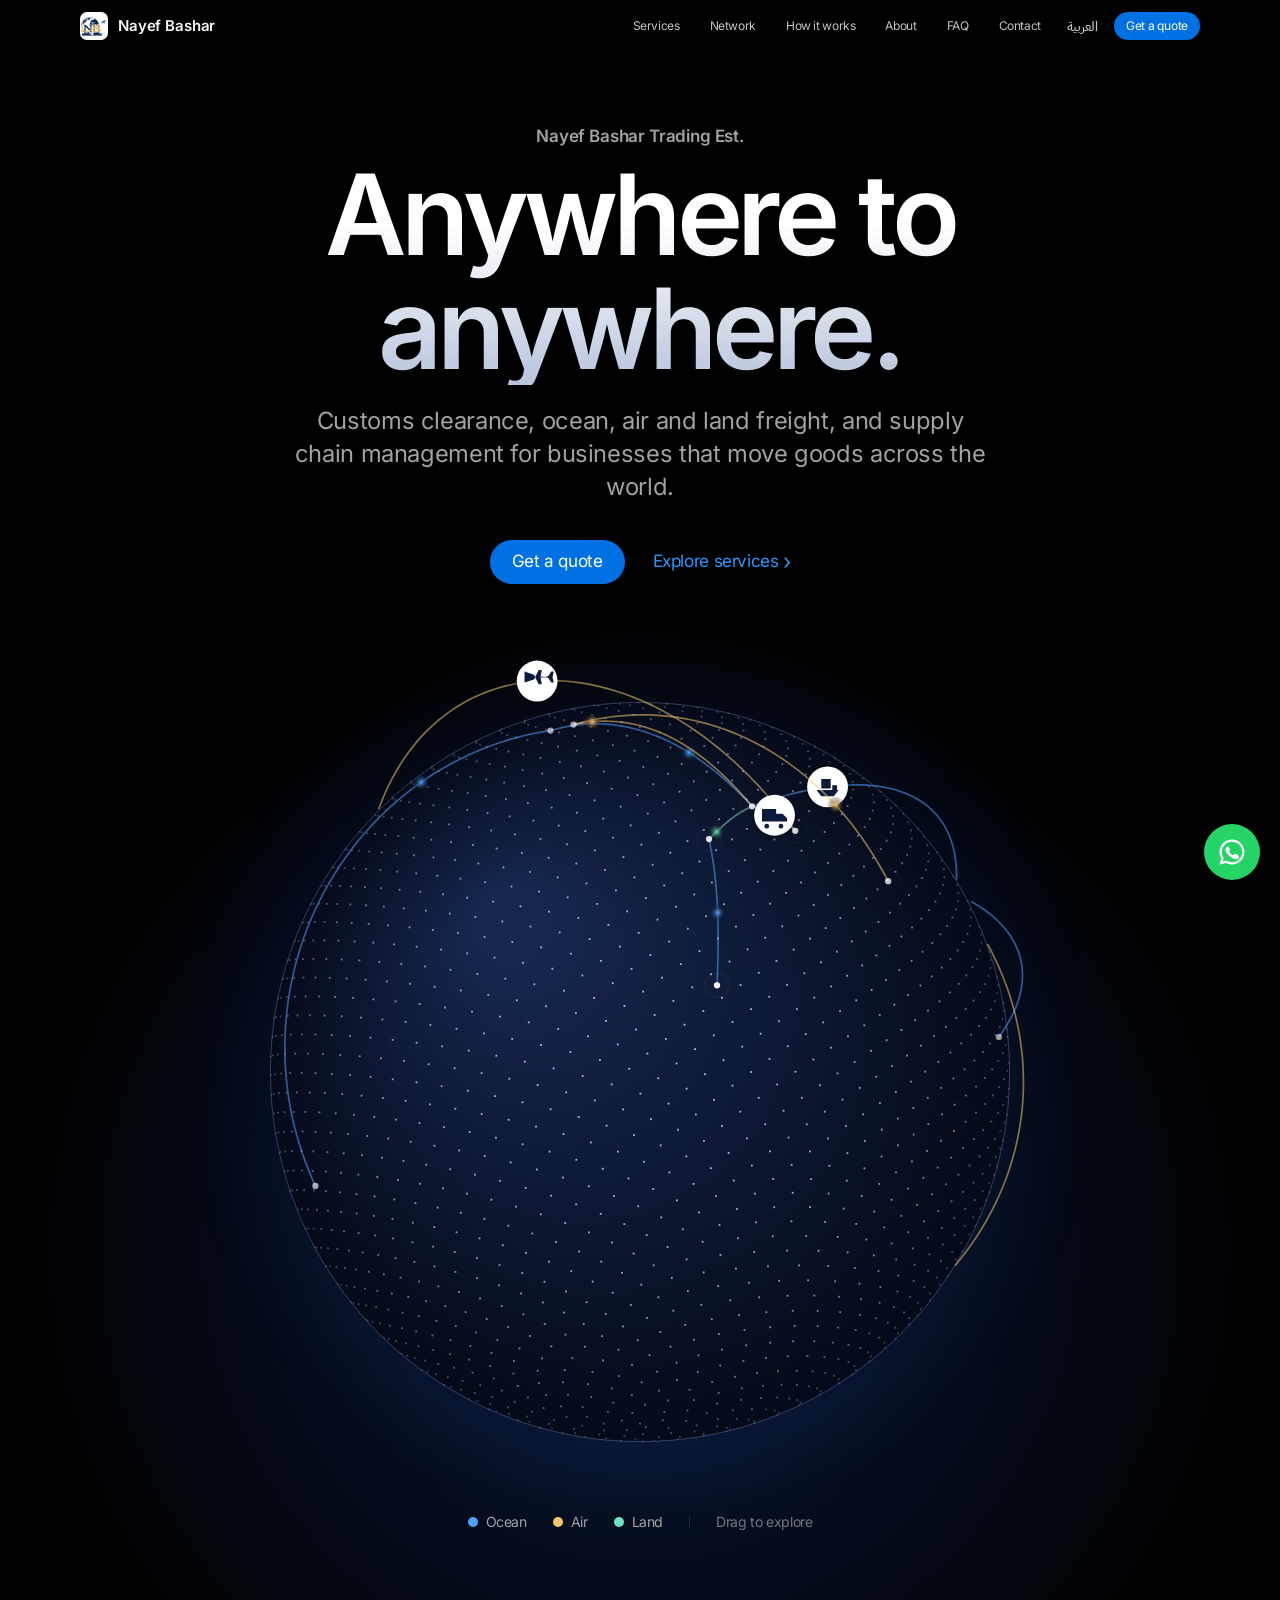
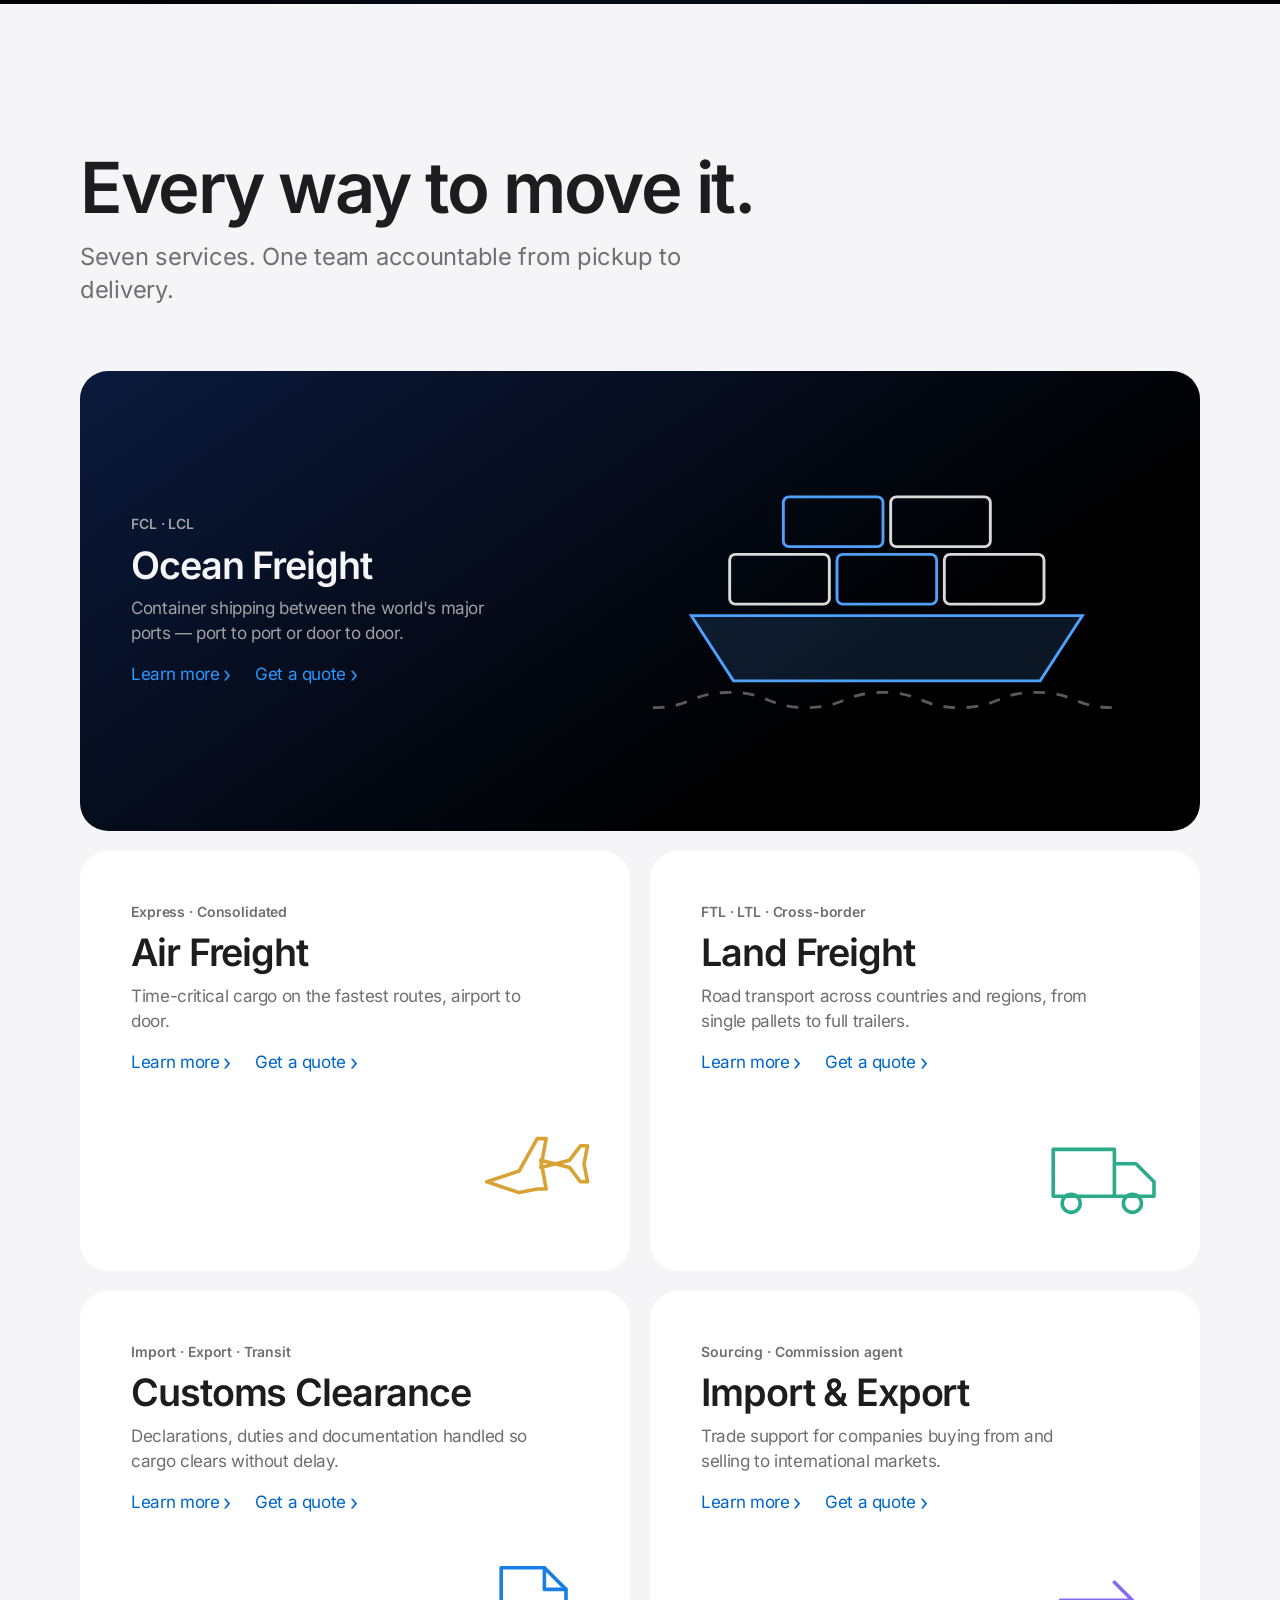
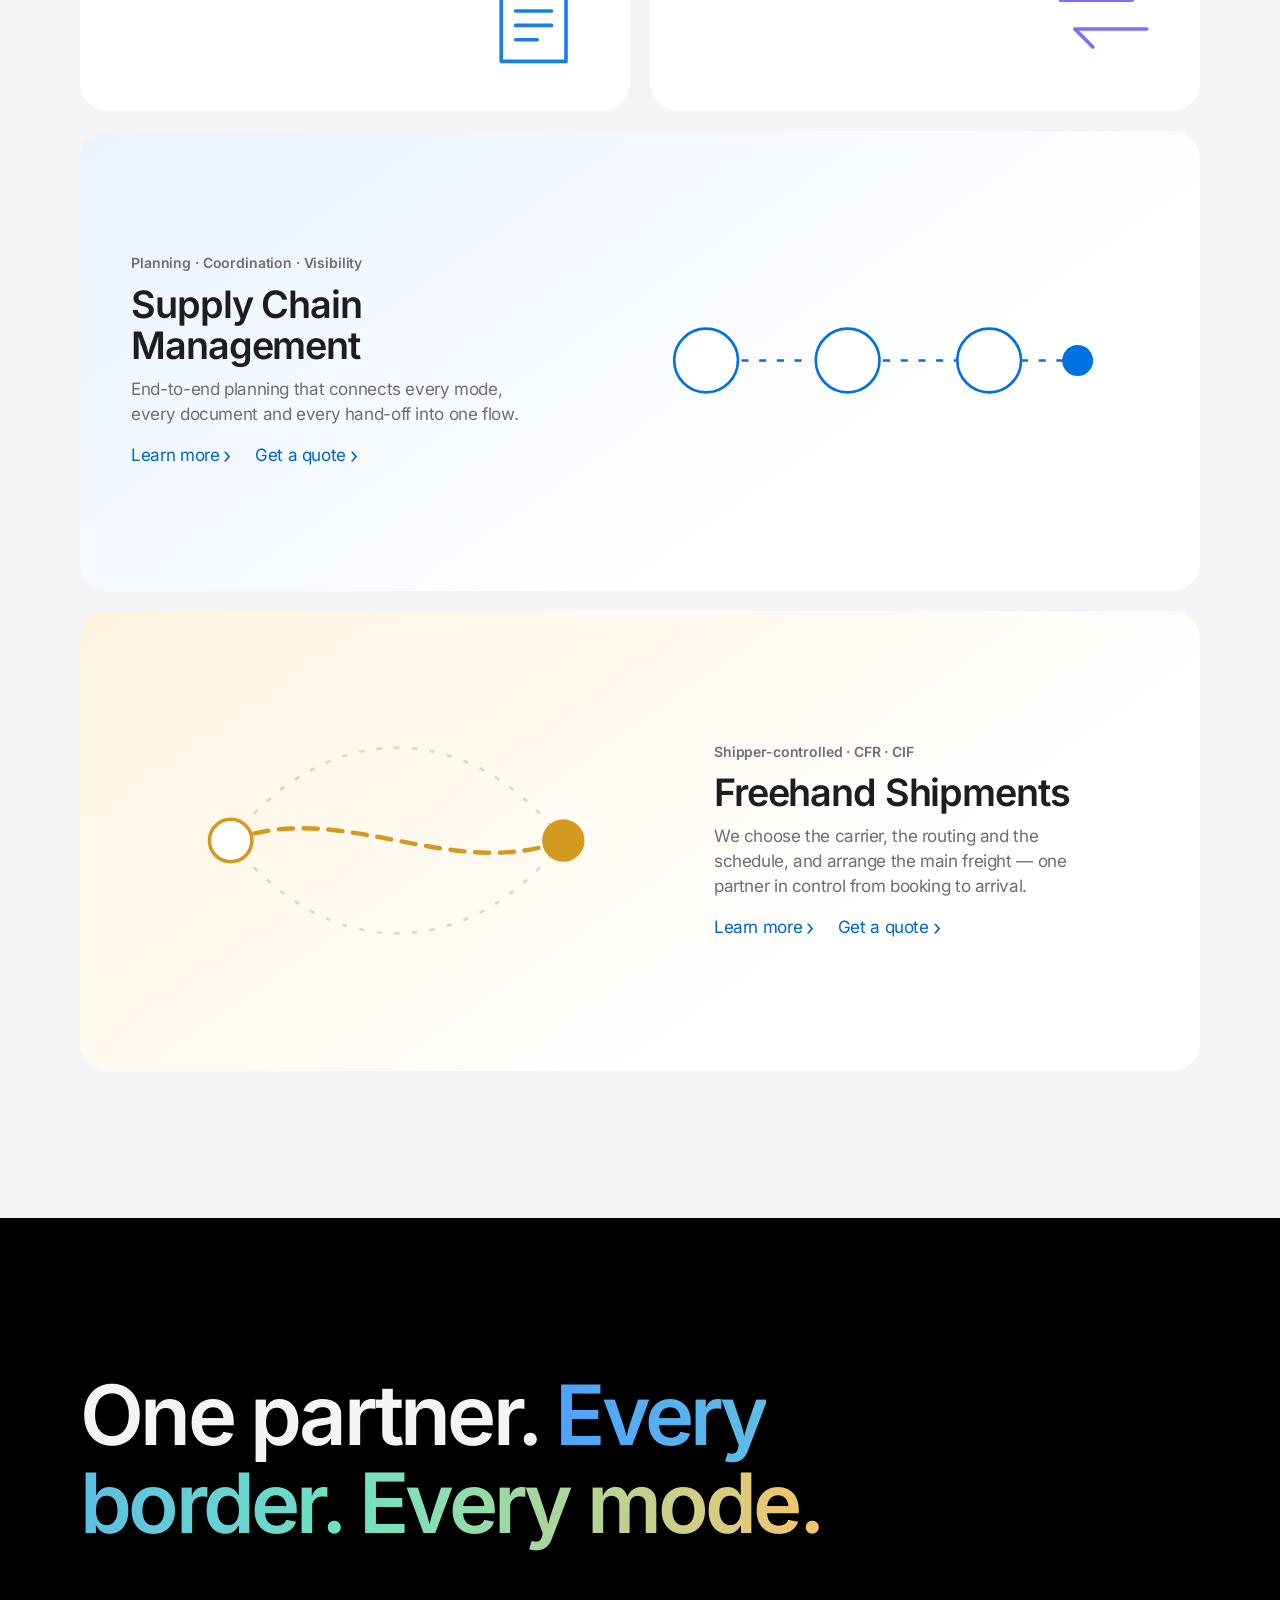
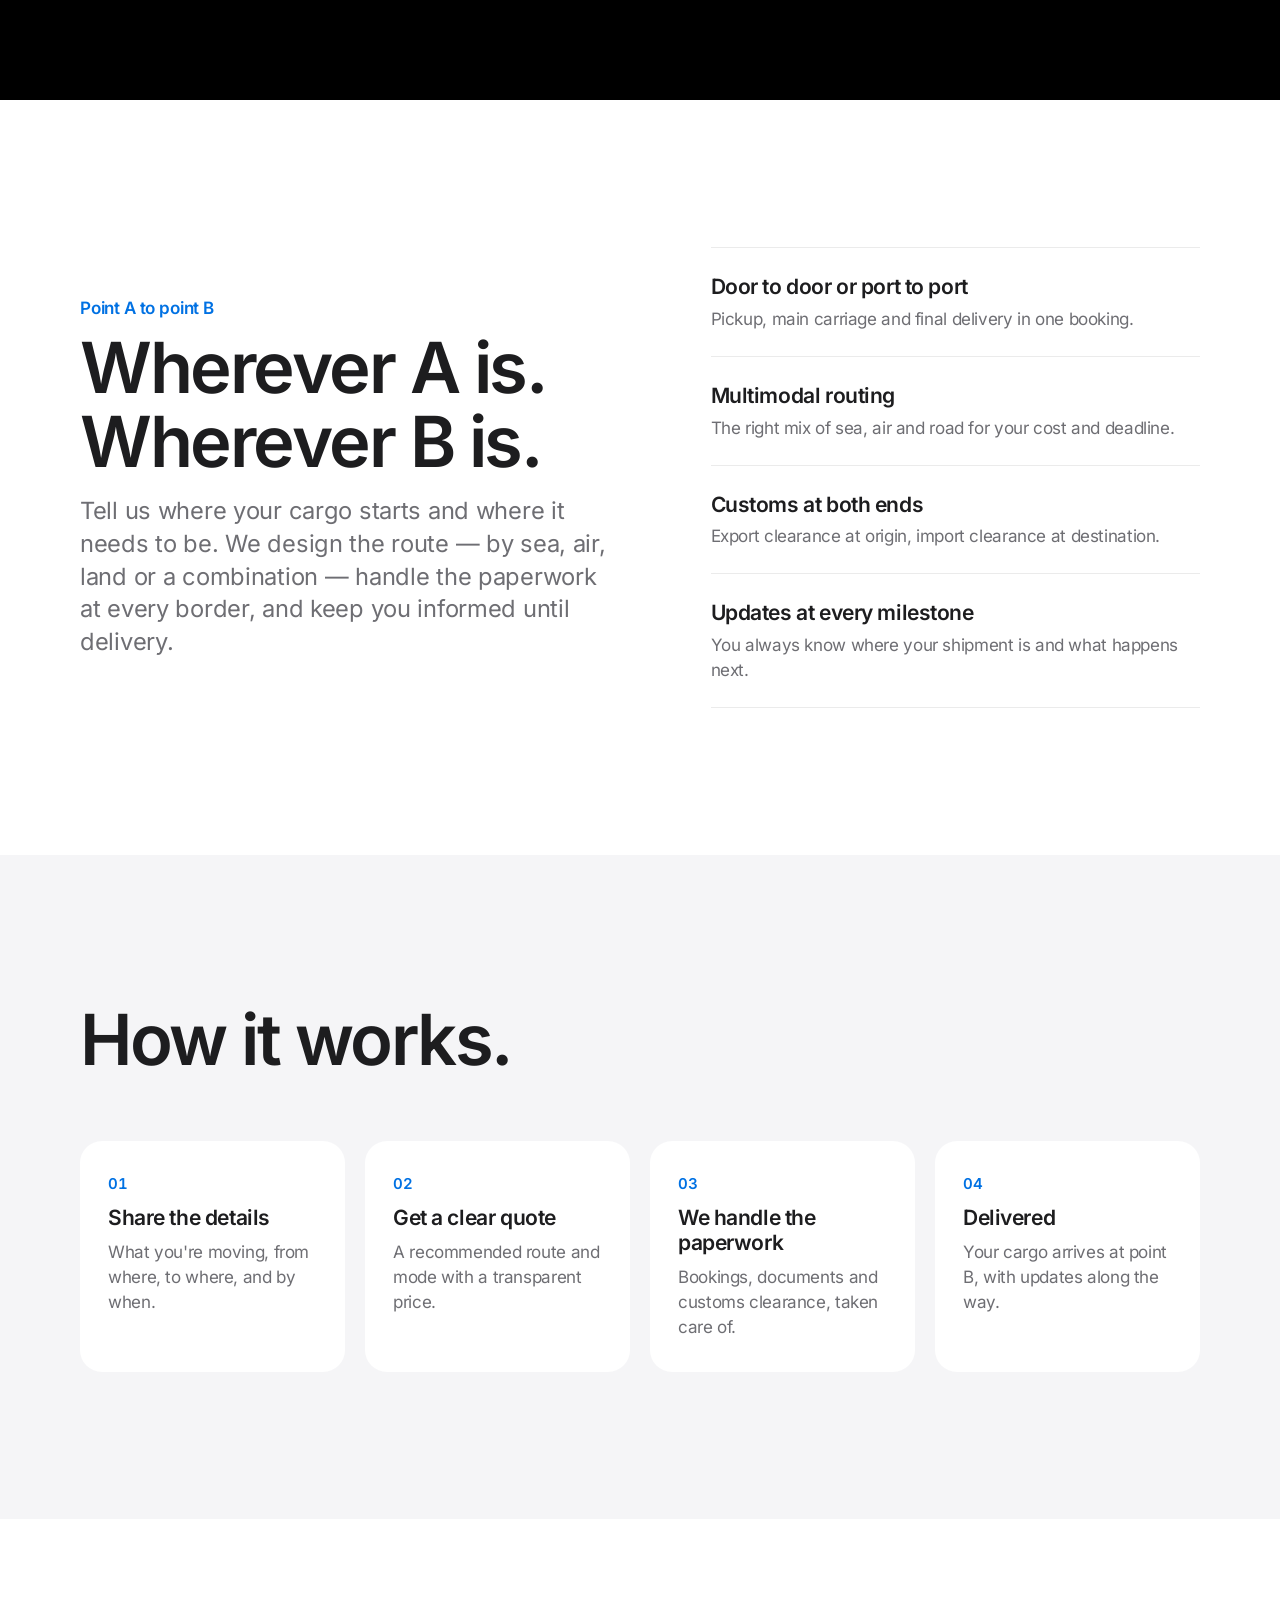
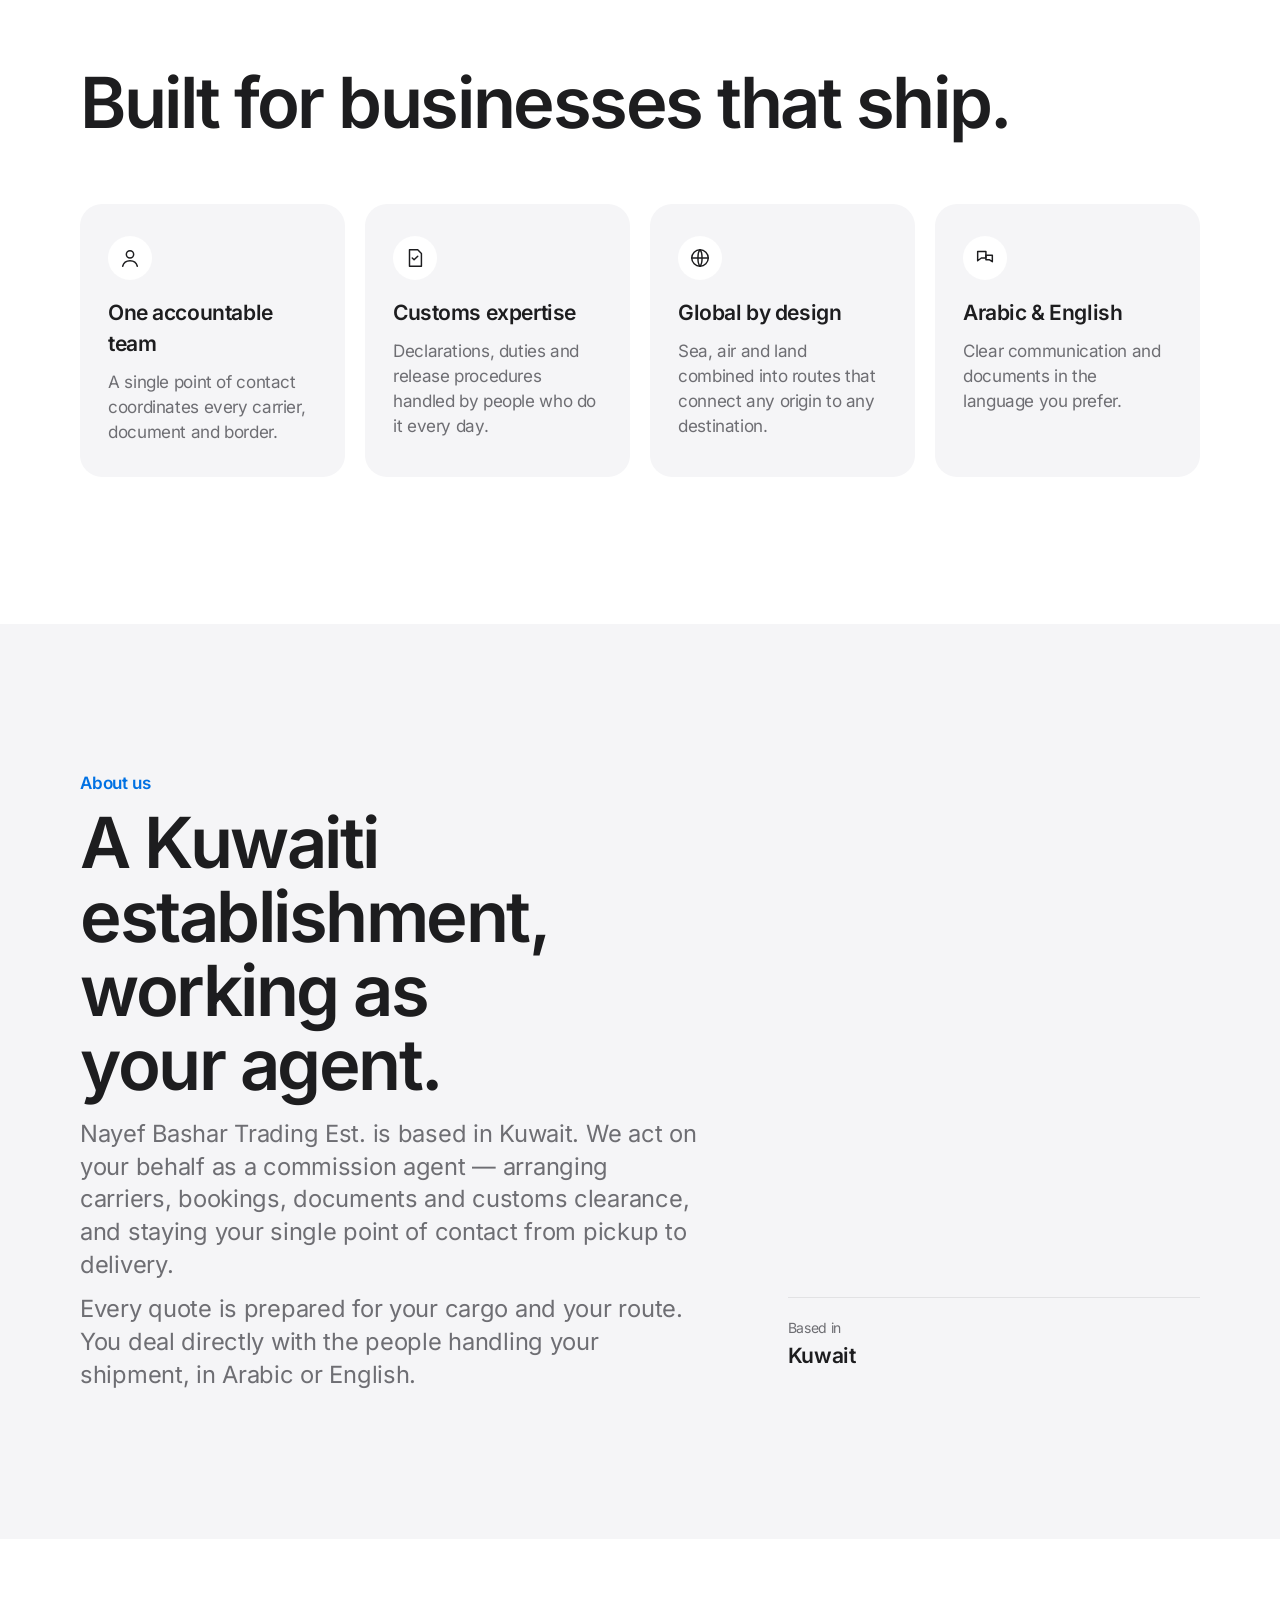
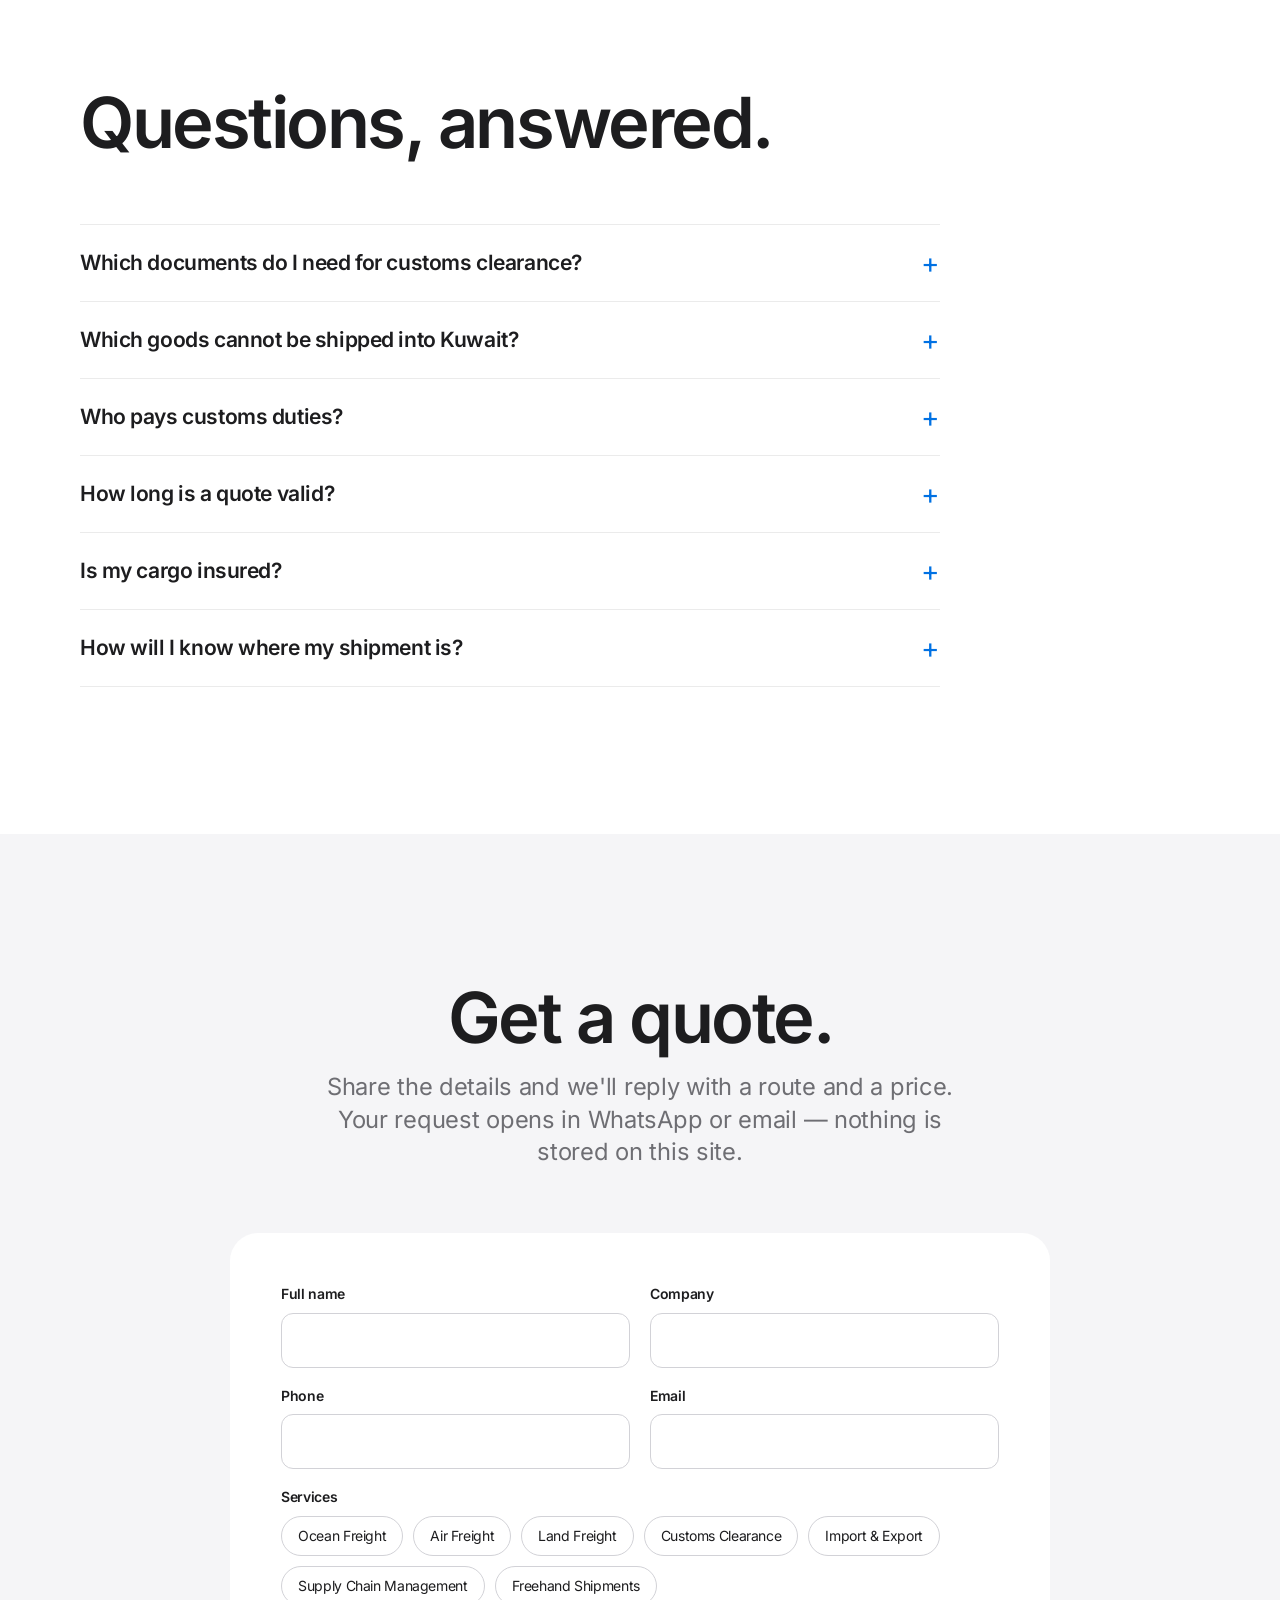
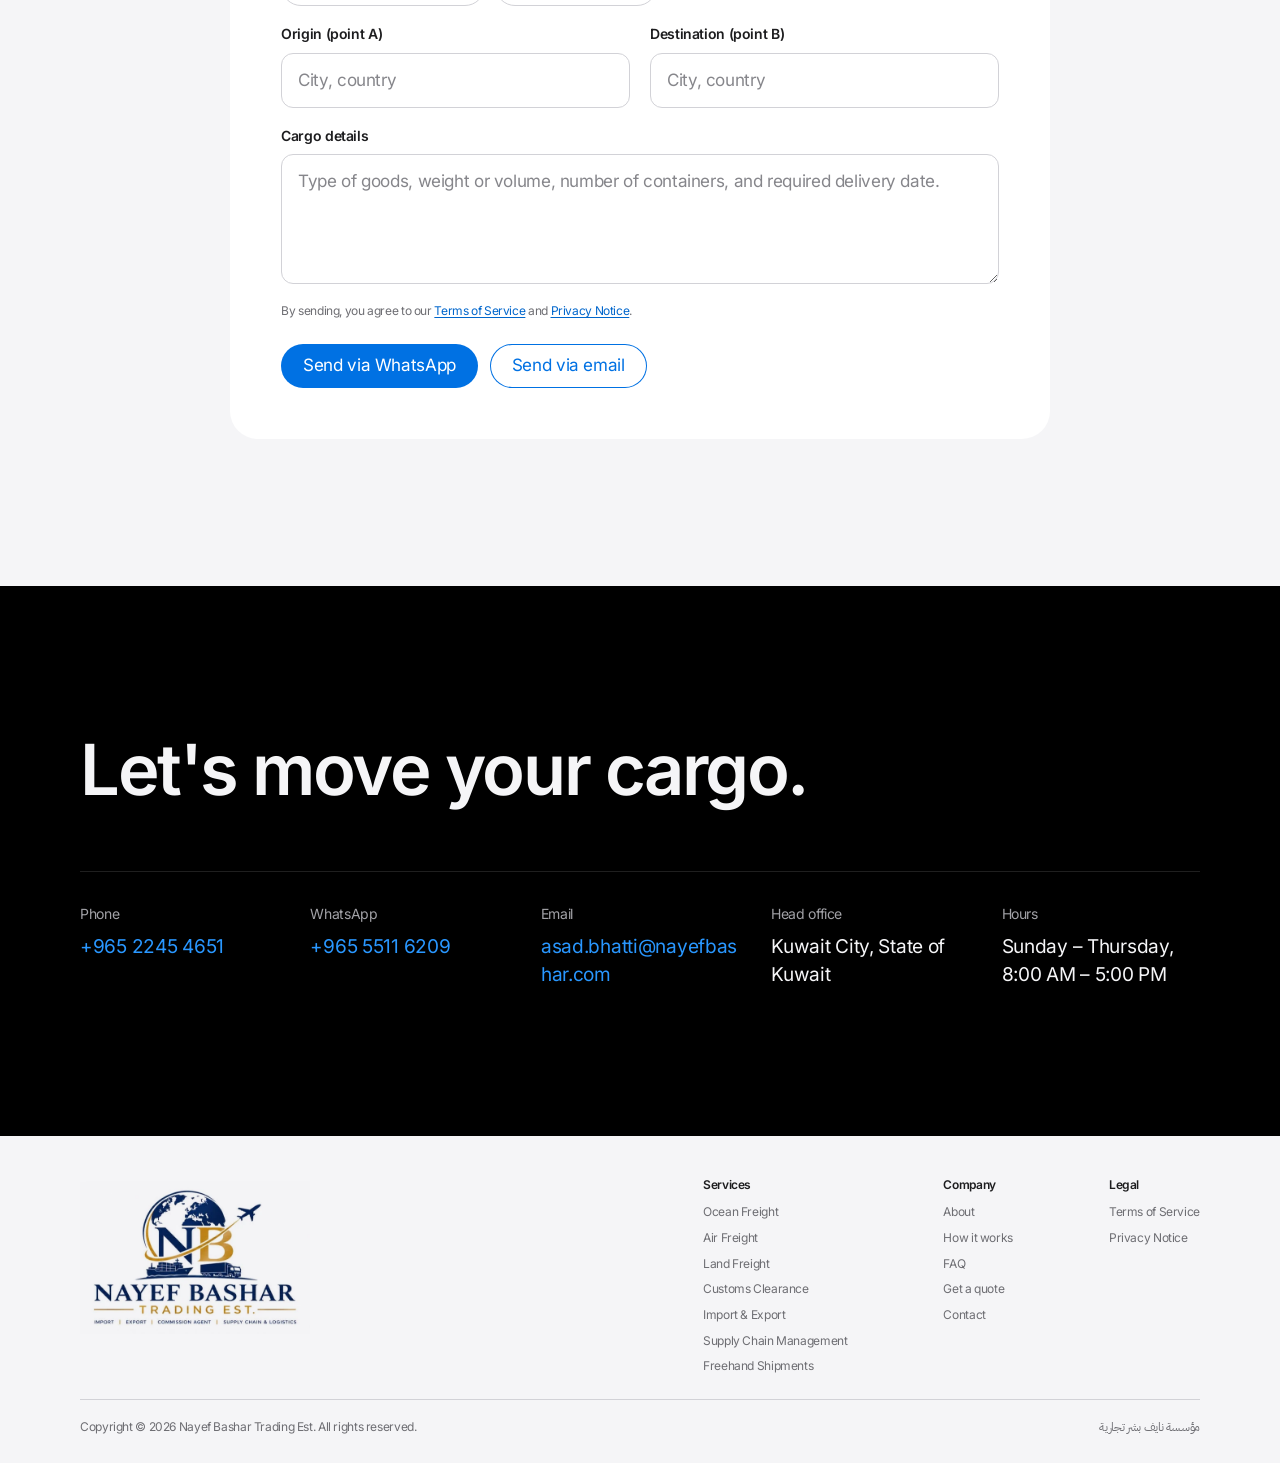
<file: index.html>
<!doctype html>
<html lang="en" dir="ltr">
<head>
  <meta charset="utf-8">
  <meta name="viewport" content="width=device-width, initial-scale=1, viewport-fit=cover">
  <title>Nayef Bashar Trading Est. — Global Freight, Customs & Supply Chain</title>
  <meta name="description" content="Customs clearance, ocean, air and land freight, and supply chain management worldwide. Nayef Bashar Trading Est. moves your cargo from point A to point B — anywhere.">
  <meta name="theme-color" content="#000000">
  <link rel="canonical" href="https://nayefbashar.com/">
  <meta property="og:type" content="website">
  <meta property="og:url" content="https://nayefbashar.com/">
  <meta property="og:site_name" content="Nayef Bashar Trading Est.">
  <meta property="og:title" content="Nayef Bashar Trading Est. — Anywhere to anywhere.">
  <meta property="og:description" content="Customs clearance, ocean, air and land freight, and supply chain management worldwide.">
  <meta property="og:image" content="https://nayefbashar.com/assets/logo.png">
  <meta property="og:locale" content="en_US">
  <meta property="og:locale:alternate" content="ar_KW">
  <meta name="twitter:card" content="summary">
  <link rel="icon" type="image/png" href="assets/favicon.png">
  <link rel="apple-touch-icon" href="assets/apple-touch-icon.png">
  <link rel="stylesheet" href="css/fonts.css">
  <link rel="stylesheet" href="css/site.css">
  <script type="application/ld+json">
  {
    "@context": "https://schema.org",
    "@type": "Organization",
    "name": "Nayef Bashar Trading Est.",
    "alternateName": "مؤسسة نايف بشر تجارية",
    "url": "https://nayefbashar.com/",
    "logo": "https://nayefbashar.com/assets/logo.png",
    "telephone": "+96522454651",
    "email": "asad.bhatti@nayefbashar.com",
    "address": { "@type": "PostalAddress", "addressLocality": "Kuwait City", "addressCountry": "KW" },
    "contactPoint": [
      { "@type": "ContactPoint", "contactType": "sales", "telephone": "+96522454651", "availableLanguage": ["English", "Arabic"] },
      { "@type": "ContactPoint", "contactType": "customer service", "telephone": "+96555116209", "availableLanguage": ["English", "Arabic"] }
    ],
    "areaServed": "Worldwide",
    "knowsAbout": ["Customs clearance", "Import and export", "Ocean freight", "Air freight", "Land freight", "Supply chain management"]
  }
  </script>
</head>
<body>
  <a class="skip-link" href="#main" data-i18n="skip">Skip to content</a>

  <header class="nav" id="top">
    <div class="nav-inner">
      <a class="nav-brand" href="#top" aria-label="Nayef Bashar Trading Est. — home">
        <img src="assets/apple-touch-icon.png" alt="" width="28" height="28">
        <span data-i18n="brand">Nayef Bashar</span>
      </a>
      <nav class="nav-links" id="nav-links" aria-label="Main navigation">
        <a href="#services" data-i18n="nav.services">Services</a>
        <a href="#network" data-i18n="nav.network">Network</a>
        <a href="#process" data-i18n="nav.process">How it works</a>
        <a href="#about" data-i18n="nav.about">About</a>
        <a href="#faq" data-i18n="nav.faq">FAQ</a>
        <a href="#contact" data-i18n="nav.contact">Contact</a>
      </nav>
      <div class="nav-actions">
        <button type="button" class="nav-lang" id="lang-toggle"><span data-i18n="lang.switch">العربية</span></button>
        <a class="pill pill--sm" href="#quote" data-i18n="nav.quote">Get a quote</a>
        <button type="button" class="nav-menu" id="menu-toggle" aria-expanded="false" aria-controls="nav-links" aria-label="Menu"><span></span><span></span></button>
      </div>
    </div>
  </header>

  <main id="main">
    <!-- HERO -->
    <section class="hero" aria-labelledby="hero-title">
      <div class="hero-copy">
        <p class="kicker kicker--hero" data-i18n="hero.kicker">Nayef Bashar Trading Est.</p>
        <h1 id="hero-title" class="display" data-i18n="hero.title">Anywhere to anywhere.</h1>
        <p class="hero-lead" data-i18n="hero.lead">Customs clearance, ocean, air and land freight, and supply chain management for businesses that move goods across the world.</p>
        <div class="hero-cta">
          <a class="pill" href="#quote" data-i18n="hero.cta">Get a quote</a>
          <a class="link-arrow link-arrow--light" href="#services"><span data-i18n="hero.link">Explore services</span></a>
        </div>
      </div>
      <div class="globe-stage">
        <canvas id="globe" class="globe" aria-hidden="true"></canvas>
        <p class="sr-only" data-i18n="globe.alt">An animated globe showing freight routes between major ports and cities worldwide.</p>
        <ul class="legend" role="list">
          <li><i class="legend-dot legend-dot--sea"></i><span data-i18n="legend.sea">Ocean</span></li>
          <li><i class="legend-dot legend-dot--air"></i><span data-i18n="legend.air">Air</span></li>
          <li><i class="legend-dot legend-dot--land"></i><span data-i18n="legend.land">Land</span></li>
          <li class="legend-hint" data-i18n="legend.hint">Drag to explore</li>
        </ul>
      </div>
    </section>

    <!-- SERVICES -->
    <section class="section section--gray" id="services" aria-labelledby="services-title">
      <div class="container">
        <header class="section-head reveal">
          <h2 id="services-title" class="headline" data-i18n="services.title">Every way to move it.</h2>
          <p class="subhead" data-i18n="services.lead">Seven services. One team accountable from pickup to delivery.</p>
        </header>

        <div class="tiles">
          <article class="tile tile--dark tile--wide reveal">
            <div class="tile-copy">
              <p class="kicker" data-i18n="svc.ocean.kicker">FCL · LCL</p>
              <h3 data-i18n="svc.ocean.title">Ocean Freight</h3>
              <p data-i18n="svc.ocean.body">Container shipping between the world's major ports — port to port or door to door.</p>
              <div class="tile-links"><a class="link-arrow link-arrow--light" href="services/ocean-freight.html"><span data-i18n="svc.more">Learn more</span></a><a class="link-arrow link-arrow--light" href="#quote" data-service="svc.ocean.title"><span data-i18n="tile.cta">Get a quote</span></a></div>
            </div>
            <div class="tile-art tile-art--ocean" aria-hidden="true">
              <svg viewBox="0 0 240 160"><g class="stack"><rect x="40" y="56" width="52" height="26" rx="3"/><rect x="96" y="56" width="52" height="26" rx="3"/><rect x="152" y="56" width="52" height="26" rx="3"/><rect x="68" y="26" width="52" height="26" rx="3"/><rect x="124" y="26" width="52" height="26" rx="3"/></g><path class="hull" d="M20 88h204l-22 34H42z"/><path class="wave" d="M0 136c20 0 20-8 40-8s20 8 40 8 20-8 40-8 20 8 40 8 20-8 40-8 20 8 40 8"/></svg>
            </div>
          </article>

          <article class="tile reveal">
            <p class="kicker" data-i18n="svc.air.kicker">Express · Consolidated</p>
            <h3 data-i18n="svc.air.title">Air Freight</h3>
            <p data-i18n="svc.air.body">Time-critical cargo on the fastest routes, airport to door.</p>
            <div class="tile-links"><a class="link-arrow" href="services/air-freight.html"><span data-i18n="svc.more">Learn more</span></a><a class="link-arrow" href="#quote" data-service="svc.air.title"><span data-i18n="tile.cta">Get a quote</span></a></div>
            <div class="tile-glyph tile-glyph--air" aria-hidden="true"><svg viewBox="0 0 64 64"><path d="M6 36l18-6 10-18h5l-3 16 16-4 6-8h4l-2 10 2 10h-4l-6-8-16-4 3 16h-5L24 42z"/></svg></div>
          </article>

          <article class="tile reveal">
            <p class="kicker" data-i18n="svc.land.kicker">FTL · LTL · Cross-border</p>
            <h3 data-i18n="svc.land.title">Land Freight</h3>
            <p data-i18n="svc.land.body">Road transport across countries and regions, from single pallets to full trailers.</p>
            <div class="tile-links"><a class="link-arrow" href="services/land-freight.html"><span data-i18n="svc.more">Learn more</span></a><a class="link-arrow" href="#quote" data-service="svc.land.title"><span data-i18n="tile.cta">Get a quote</span></a></div>
            <div class="tile-glyph tile-glyph--land" aria-hidden="true"><svg viewBox="0 0 64 64"><path d="M4 18h34v26H4zM38 26h12l10 10v8H38z"/><circle cx="14" cy="48" r="5"/><circle cx="48" cy="48" r="5"/></svg></div>
          </article>

          <article class="tile reveal">
            <p class="kicker" data-i18n="svc.customs.kicker">Import · Export · Transit</p>
            <h3 data-i18n="svc.customs.title">Customs Clearance</h3>
            <p data-i18n="svc.customs.body">Declarations, duties and documentation handled so cargo clears without delay.</p>
            <div class="tile-links"><a class="link-arrow" href="services/customs-clearance.html"><span data-i18n="svc.more">Learn more</span></a><a class="link-arrow" href="#quote" data-service="svc.customs.title"><span data-i18n="tile.cta">Get a quote</span></a></div>
            <div class="tile-glyph tile-glyph--customs" aria-hidden="true"><svg viewBox="0 0 64 64"><path d="M14 6h24l12 12v40H14z"/><path d="M38 6v12h12M22 30h20M22 38h20M22 46h12" class="thin"/></svg></div>
          </article>

          <article class="tile reveal">
            <p class="kicker" data-i18n="svc.trade.kicker">Sourcing · Commission agent</p>
            <h3 data-i18n="svc.trade.title">Import &amp; Export</h3>
            <p data-i18n="svc.trade.body">Trade support for companies buying from and selling to international markets.</p>
            <div class="tile-links"><a class="link-arrow" href="services/import-export.html"><span data-i18n="svc.more">Learn more</span></a><a class="link-arrow" href="#quote" data-service="svc.trade.title"><span data-i18n="tile.cta">Get a quote</span></a></div>
            <div class="tile-glyph tile-glyph--trade" aria-hidden="true"><svg viewBox="0 0 64 64"><path d="M8 24h40l-10-10M56 40H16l10 10" class="thin"/></svg></div>
          </article>

          <article class="tile tile--light-blue tile--wide reveal">
            <div class="tile-copy">
              <p class="kicker" data-i18n="svc.supply.kicker">Planning · Coordination · Visibility</p>
              <h3 data-i18n="svc.supply.title">Supply Chain Management</h3>
              <p data-i18n="svc.supply.body">End-to-end planning that connects every mode, every document and every hand-off into one flow.</p>
              <div class="tile-links"><a class="link-arrow" href="services/supply-chain.html"><span data-i18n="svc.more">Learn more</span></a><a class="link-arrow" href="#quote" data-service="svc.supply.title"><span data-i18n="tile.cta">Get a quote</span></a></div>
            </div>
            <div class="tile-art tile-art--flow" aria-hidden="true">
              <svg viewBox="0 0 260 160"><path class="flow-line" d="M30 80h60M130 80h60"/><circle cx="30" cy="80" r="18"/><circle cx="110" cy="80" r="18"/><circle cx="190" cy="80" r="18"/><circle cx="240" cy="80" r="8" class="flow-end"/><path class="flow-line" d="M208 80h24"/></svg>
            </div>
          </article>

          <article class="tile tile--amber tile--wide tile--reverse reveal">
            <div class="tile-copy">
              <p class="kicker" data-i18n="svc.freehand.kicker">Shipper-controlled · CFR · CIF</p>
              <h3 data-i18n="svc.freehand.title">Freehand Shipments</h3>
              <p data-i18n="svc.freehand.body">We choose the carrier, the routing and the schedule, and arrange the main freight — one partner in control from booking to arrival.</p>
              <div class="tile-links"><a class="link-arrow" href="services/freehand-shipments.html"><span data-i18n="svc.more">Learn more</span></a><a class="link-arrow" href="#quote" data-service="svc.freehand.title"><span data-i18n="tile.cta">Get a quote</span></a></div>
            </div>
            <div class="tile-art tile-art--route" aria-hidden="true">
              <svg viewBox="0 0 260 160"><path class="route-alt" d="M36 80C90 10 170 10 224 80"/><path class="route-alt" d="M36 80C90 150 170 150 224 80"/><path class="route-pick" d="M36 80C100 56 160 104 224 80"/><circle class="route-node" cx="36" cy="80" r="12"/><circle class="route-end" cx="224" cy="80" r="12"/></svg>
            </div>
          </article>
        </div>
      </div>
    </section>

    <!-- STATEMENT -->
    <section class="statement" aria-labelledby="statement-title">
      <div class="container">
        <h2 id="statement-title" class="statement-text reveal" data-i18n-html="statement">One partner. <span>Every border. Every mode.</span></h2>
      </div>
    </section>

    <!-- NETWORK -->
    <section class="section" id="network" aria-labelledby="network-title">
      <div class="container network">
        <div class="network-copy reveal">
          <p class="kicker kicker--blue" data-i18n="network.kicker">Point A to point B</p>
          <h2 id="network-title" class="headline" data-i18n-html="network.title">Wherever A is.<br>Wherever B is.</h2>
          <p class="subhead" data-i18n="network.body">Tell us where your cargo starts and where it needs to be. We design the route — by sea, air, land or a combination — handle the paperwork at every border, and keep you informed until delivery.</p>
        </div>
        <ul class="features reveal" role="list">
          <li><strong data-i18n="feat1.title">Door to door or port to port</strong><span data-i18n="feat1.body">Pickup, main carriage and final delivery in one booking.</span></li>
          <li><strong data-i18n="feat2.title">Multimodal routing</strong><span data-i18n="feat2.body">The right mix of sea, air and road for your cost and deadline.</span></li>
          <li><strong data-i18n="feat3.title">Customs at both ends</strong><span data-i18n="feat3.body">Export clearance at origin, import clearance at destination.</span></li>
          <li><strong data-i18n="feat4.title">Updates at every milestone</strong><span data-i18n="feat4.body">You always know where your shipment is and what happens next.</span></li>
        </ul>
      </div>
    </section>

    <!-- PROCESS -->
    <section class="section section--gray" id="process" aria-labelledby="process-title">
      <div class="container">
        <header class="section-head reveal">
          <h2 id="process-title" class="headline" data-i18n="process.title">How it works.</h2>
        </header>
        <ol class="steps" role="list">
          <li class="step reveal"><span class="step-num">01</span><h3 data-i18n="step1.title">Share the details</h3><p data-i18n="step1.body">What you're moving, from where, to where, and by when.</p></li>
          <li class="step reveal"><span class="step-num">02</span><h3 data-i18n="step2.title">Get a clear quote</h3><p data-i18n="step2.body">A recommended route and mode with a transparent price.</p></li>
          <li class="step reveal"><span class="step-num">03</span><h3 data-i18n="step3.title">We handle the paperwork</h3><p data-i18n="step3.body">Bookings, documents and customs clearance, taken care of.</p></li>
          <li class="step reveal"><span class="step-num">04</span><h3 data-i18n="step4.title">Delivered</h3><p data-i18n="step4.body">Your cargo arrives at point B, with updates along the way.</p></li>
        </ol>
      </div>
    </section>

    <!-- WHY -->
    <section class="section" aria-labelledby="why-title">
      <div class="container">
        <header class="section-head reveal">
          <h2 id="why-title" class="headline" data-i18n="why.title">Built for businesses that ship.</h2>
        </header>
        <div class="why-grid">
          <div class="why-card reveal"><span class="why-icon" aria-hidden="true"><svg viewBox="0 0 24 24"><circle cx="12" cy="8" r="4"/><path d="M4 21c1-4 4-6 8-6s7 2 8 6"/></svg></span><h3 data-i18n="why1.title">One accountable team</h3><p data-i18n="why1.body">A single point of contact coordinates every carrier, document and border.</p></div>
          <div class="why-card reveal"><span class="why-icon" aria-hidden="true"><svg viewBox="0 0 24 24"><path d="M6 3h9l4 4v14H6z"/><path d="M9 12l2 2 4-4"/></svg></span><h3 data-i18n="why2.title">Customs expertise</h3><p data-i18n="why2.body">Declarations, duties and release procedures handled by people who do it every day.</p></div>
          <div class="why-card reveal"><span class="why-icon" aria-hidden="true"><svg viewBox="0 0 24 24"><circle cx="12" cy="12" r="9"/><path d="M3 12h18M12 3c3 3 3 15 0 18M12 3c-3 3-3 15 0 18"/></svg></span><h3 data-i18n="why3.title">Global by design</h3><p data-i18n="why3.body">Sea, air and land combined into routes that connect any origin to any destination.</p></div>
          <div class="why-card reveal"><span class="why-icon" aria-hidden="true"><svg viewBox="0 0 24 24"><path d="M4 5h9v7H8l-4 3z"/><path d="M13 9h7v7l-3-2h-4z"/></svg></span><h3 data-i18n="why4.title">Arabic &amp; English</h3><p data-i18n="why4.body">Clear communication and documents in the language you prefer.</p></div>
        </div>
      </div>
    </section>

    <!-- ABOUT -->
    <section class="section section--gray" id="about" aria-labelledby="about-title">
      <div class="container about">
        <div class="about-copy reveal">
          <p class="kicker kicker--blue" data-i18n="about.kicker">About us</p>
          <h2 id="about-title" class="headline" data-i18n="about.title">A Kuwaiti establishment, working as your agent.</h2>
          <p class="subhead" data-i18n="about.body">Nayef Bashar Trading Est. is based in Kuwait. We act on your behalf as a commission agent — arranging carriers, bookings, documents and customs clearance, and staying your single point of contact from pickup to delivery.</p>
          <p class="subhead" data-i18n="about.body2">Every quote is prepared for your cargo and your route. You deal directly with the people handling your shipment, in Arabic or English.</p>
        </div>
        <!-- Rows below stay hidden until the matching value is filled in SITE.legal (js/i18n.js). -->
        <dl class="facts reveal">
          <div><dt data-i18n="fact.base">Based in</dt><dd data-i18n="fact.baseValue">Kuwait</dd></div>
          <div data-fact-row hidden><dt data-i18n="fact.founded">Established</dt><dd data-fact="founded" dir="ltr"></dd></div>
          <div data-fact-row hidden><dt data-i18n="fact.cr">Commercial Registration</dt><dd data-fact="cr" dir="ltr"></dd></div>
          <div data-fact-row hidden><dt data-i18n="fact.licence">Commercial licence</dt><dd data-fact="licence" dir="ltr"></dd></div>
          <div data-fact-row hidden><dt data-i18n="fact.customs">Customs broker licence</dt><dd data-fact="customs" dir="ltr"></dd></div>
          <div data-fact-row hidden><dt data-i18n="fact.memberships">Memberships</dt><dd data-fact="memberships" dir="ltr"></dd></div>
        </dl>
      </div>
    </section>

    <!-- FAQ -->
    <section class="section" id="faq" aria-labelledby="faq-title">
      <div class="container faq">
        <header class="section-head reveal">
          <h2 id="faq-title" class="headline" data-i18n="faq.title">Questions, answered.</h2>
        </header>
        <div class="faq-list reveal">
          <details><summary data-i18n="faq.q1">Which documents do I need for customs clearance?</summary><p data-i18n="faq.a1">Usually a commercial invoice, a packing list, a certificate of origin and the transport document — bill of lading (sea), air waybill (air) or CMR (road). Some goods such as food, medicines, chemicals or electronics also need approvals from the relevant authority. Tell us what you are shipping and we will send you the exact list.</p></details>
          <details><summary data-i18n="faq.q2">Which goods cannot be shipped into Kuwait?</summary><p data-i18n="faq.a2">Prohibited items include alcohol, pork products, narcotics, gambling equipment, counterfeit goods and material contrary to public morals. Other goods — for example weapons, medicines, some foods and chemicals — are restricted and need a permit. Rules change, so send us a description and we will confirm before you book.</p></details>
          <details><summary data-i18n="faq.q3">Who pays customs duties?</summary><p data-i18n="faq.a3">The importer pays duties and taxes unless agreed otherwise in writing. Under the GCC common customs tariff most goods are charged 5% of their value, while some are exempt and a few carry higher rates. We confirm the expected charges with your quote.</p></details>
          <details><summary data-i18n="faq.q4">How long is a quote valid?</summary><p data-i18n="faq.a4">Each quote states its validity. Freight rates depend on carrier space, fuel and currency surcharges, so we reconfirm the price before booking if the validity has passed.</p></details>
          <details><summary data-i18n="faq.q5">Is my cargo insured?</summary><p data-i18n="faq.a5">Cargo insurance is not included unless you ask for it. We can arrange cover for the full value of your goods — just mention it when you request a quote.</p></details>
          <details><summary data-i18n="faq.q6">How will I know where my shipment is?</summary><p data-i18n="faq.a6">We send you an update by WhatsApp or email at every milestone — pickup, departure, arrival, clearance and delivery — and you can message us any time.</p></details>
        </div>
      </div>
    </section>

    <!-- QUOTE -->
    <section class="section section--gray" id="quote" aria-labelledby="quote-title">
      <div class="container quote">
        <header class="section-head section-head--center reveal">
          <h2 id="quote-title" class="headline" data-i18n="quote.title">Get a quote.</h2>
          <p class="subhead" data-i18n="quote.lead">Share the details and we'll reply with a route and a price. Your request opens in WhatsApp or email — nothing is stored on this site.</p>
        </header>
        <form class="form reveal" id="quote-form" novalidate>
          <div class="field"><label for="q-name" data-i18n="form.name">Full name</label><input id="q-name" name="name" autocomplete="name" required maxlength="80"></div>
          <div class="field"><label for="q-company" data-i18n="form.company">Company</label><input id="q-company" name="company" autocomplete="organization" maxlength="80"></div>
          <div class="field"><label for="q-phone" data-i18n="form.phone">Phone</label><input id="q-phone" name="phone" type="tel" autocomplete="tel" required maxlength="30" inputmode="tel"></div>
          <div class="field"><label for="q-email" data-i18n="form.email">Email</label><input id="q-email" name="email" type="email" autocomplete="email" maxlength="120"></div>
          <fieldset class="field field--wide">
            <legend data-i18n="form.service">Services</legend>
            <div class="segments">
              <label><input type="checkbox" name="service" value="svc.ocean.title"><span data-i18n="svc.ocean.title">Ocean Freight</span></label>
              <label><input type="checkbox" name="service" value="svc.air.title"><span data-i18n="svc.air.title">Air Freight</span></label>
              <label><input type="checkbox" name="service" value="svc.land.title"><span data-i18n="svc.land.title">Land Freight</span></label>
              <label><input type="checkbox" name="service" value="svc.customs.title"><span data-i18n="svc.customs.title">Customs Clearance</span></label>
              <label><input type="checkbox" name="service" value="svc.trade.title"><span data-i18n="svc.trade.title">Import &amp; Export</span></label>
              <label><input type="checkbox" name="service" value="svc.supply.title"><span data-i18n="svc.supply.title">Supply Chain Management</span></label>
              <label><input type="checkbox" name="service" value="svc.freehand.title"><span data-i18n="svc.freehand.title">Freehand Shipments</span></label>
            </div>
          </fieldset>
          <div class="field"><label for="q-from" data-i18n="form.from">Origin (point A)</label><input id="q-from" name="from" maxlength="80" required data-i18n-placeholder="form.fromHint" placeholder="City, country"></div>
          <div class="field"><label for="q-to" data-i18n="form.to">Destination (point B)</label><input id="q-to" name="to" maxlength="80" required data-i18n-placeholder="form.toHint" placeholder="City, country"></div>
          <div class="field field--wide"><label for="q-cargo" data-i18n="form.cargo">Cargo details</label><textarea id="q-cargo" name="cargo" rows="4" maxlength="1000" data-i18n-placeholder="form.cargoHint" placeholder="Type of goods, weight or volume, number of containers, and required delivery date."></textarea></div>
          <p class="form-error field--wide" id="form-error" role="alert" hidden></p>
          <p class="form-consent field--wide" data-i18n-html="form.consent">By sending, you agree to our <a href="terms.html">Terms of Service</a> and <a href="privacy.html">Privacy Notice</a>.</p>
          <div class="form-actions field--wide">
            <button type="submit" class="pill" data-send="whatsapp"><span data-i18n="form.sendWhatsapp">Send via WhatsApp</span></button>
            <button type="submit" class="pill pill--secondary" data-send="email"><span data-i18n="form.sendEmail">Send via email</span></button>
          </div>
        </form>
      </div>
    </section>

    <!-- CONTACT -->
    <section class="contact" id="contact" aria-labelledby="contact-title">
      <div class="container">
        <h2 id="contact-title" class="headline headline--light reveal" data-i18n="contact.title">Let's move your cargo.</h2>
        <dl class="contact-grid reveal">
          <div><dt data-i18n="contact.phone">Phone</dt><dd><a href="#" data-contact="phone"></a></dd></div>
          <div><dt data-i18n="contact.whatsapp">WhatsApp</dt><dd><a href="#" data-whatsapp data-contact="whatsapp" target="_blank" rel="noopener"></a></dd></div>
          <div><dt data-i18n="contact.email">Email</dt><dd><a href="#" data-contact="email"></a></dd></div>
          <div><dt data-i18n="contact.office">Office</dt><dd><span data-contact="address"></span> <a href="#" class="contact-map" data-contact="map" target="_blank" rel="noopener" data-i18n="contact.map" hidden>Open in Maps</a></dd></div>
          <div><dt data-i18n="contact.hours">Hours</dt><dd data-contact="hours"></dd></div>
        </dl>
      </div>
    </section>
  </main>

  <a class="wa-float" href="#" data-whatsapp target="_blank" rel="noopener" data-i18n-label="wa.float" aria-label="Chat with us on WhatsApp">
    <svg viewBox="0 0 24 24" aria-hidden="true"><path d="M12 2a10 10 0 0 0-8.6 15.1L2 22l5-1.3A10 10 0 1 0 12 2zm0 18.2a8.2 8.2 0 0 1-4.2-1.2l-.3-.2-3 .8.8-2.9-.2-.3A8.2 8.2 0 1 1 12 20.2zm4.5-6.1c-.2-.1-1.5-.7-1.7-.8-.2-.1-.4-.1-.6.1l-.8 1c-.1.2-.3.2-.5.1a6.7 6.7 0 0 1-3.3-2.9c-.2-.4.2-.4.7-1.3.1-.2 0-.3 0-.4l-.8-1.8c-.2-.5-.4-.4-.6-.4h-.5a1 1 0 0 0-.7.3 3 3 0 0 0-.9 2.2 5.2 5.2 0 0 0 1.1 2.8 12 12 0 0 0 4.6 4c1.7.7 2.4.8 3.2.7.5-.1 1.5-.6 1.8-1.2.2-.6.2-1.1.1-1.2l-.4-.2z"/></svg>
  </a>

  <footer class="footer">
    <div class="container">
      <div class="footer-top">
        <img class="footer-logo" src="assets/logo.webp" alt="Nayef Bashar Trading Est." width="566" height="388" loading="lazy">
        <nav class="footer-nav" aria-label="Footer">
          <div><h3 data-i18n="footer.services">Services</h3>
            <a href="services/ocean-freight.html" data-i18n="svc.ocean.title">Ocean Freight</a><a href="services/air-freight.html" data-i18n="svc.air.title">Air Freight</a>
            <a href="services/land-freight.html" data-i18n="svc.land.title">Land Freight</a><a href="services/customs-clearance.html" data-i18n="svc.customs.title">Customs Clearance</a>
            <a href="services/import-export.html" data-i18n="svc.trade.title">Import &amp; Export</a><a href="services/supply-chain.html" data-i18n="svc.supply.title">Supply Chain Management</a>
            <a href="services/freehand-shipments.html" data-i18n="svc.freehand.title">Freehand Shipments</a>
          </div>
          <div><h3 data-i18n="footer.company">Company</h3>
            <a href="#about" data-i18n="nav.about">About</a><a href="#process" data-i18n="nav.process">How it works</a>
            <a href="#faq" data-i18n="nav.faq">FAQ</a><a href="#quote" data-i18n="nav.quote">Get a quote</a><a href="#contact" data-i18n="nav.contact">Contact</a>
          </div>
          <div><h3 data-i18n="footer.legal">Legal</h3>
            <a href="terms.html" data-i18n="footer.terms">Terms of Service</a><a href="privacy.html" data-i18n="footer.privacy">Privacy Notice</a>
          </div>
        </nav>
      </div>
      <p class="footer-legal">
        <span data-i18n="footer.copy">Copyright © Nayef Bashar Trading Est. All rights reserved.</span>
        <span class="footer-ids"><span data-fact-row hidden><span data-i18n="footer.cr">CR No.</span> <span data-fact="cr" dir="ltr"></span></span><span class="footer-ar" lang="ar" dir="rtl">مؤسسة نايف بشر تجارية</span></span>
      </p>
    </div>
  </footer>

  <script src="js/i18n.js"></script>
  <script src="js/globe.js"></script>
  <script src="js/site.js"></script>
</body>
</html>
</file>
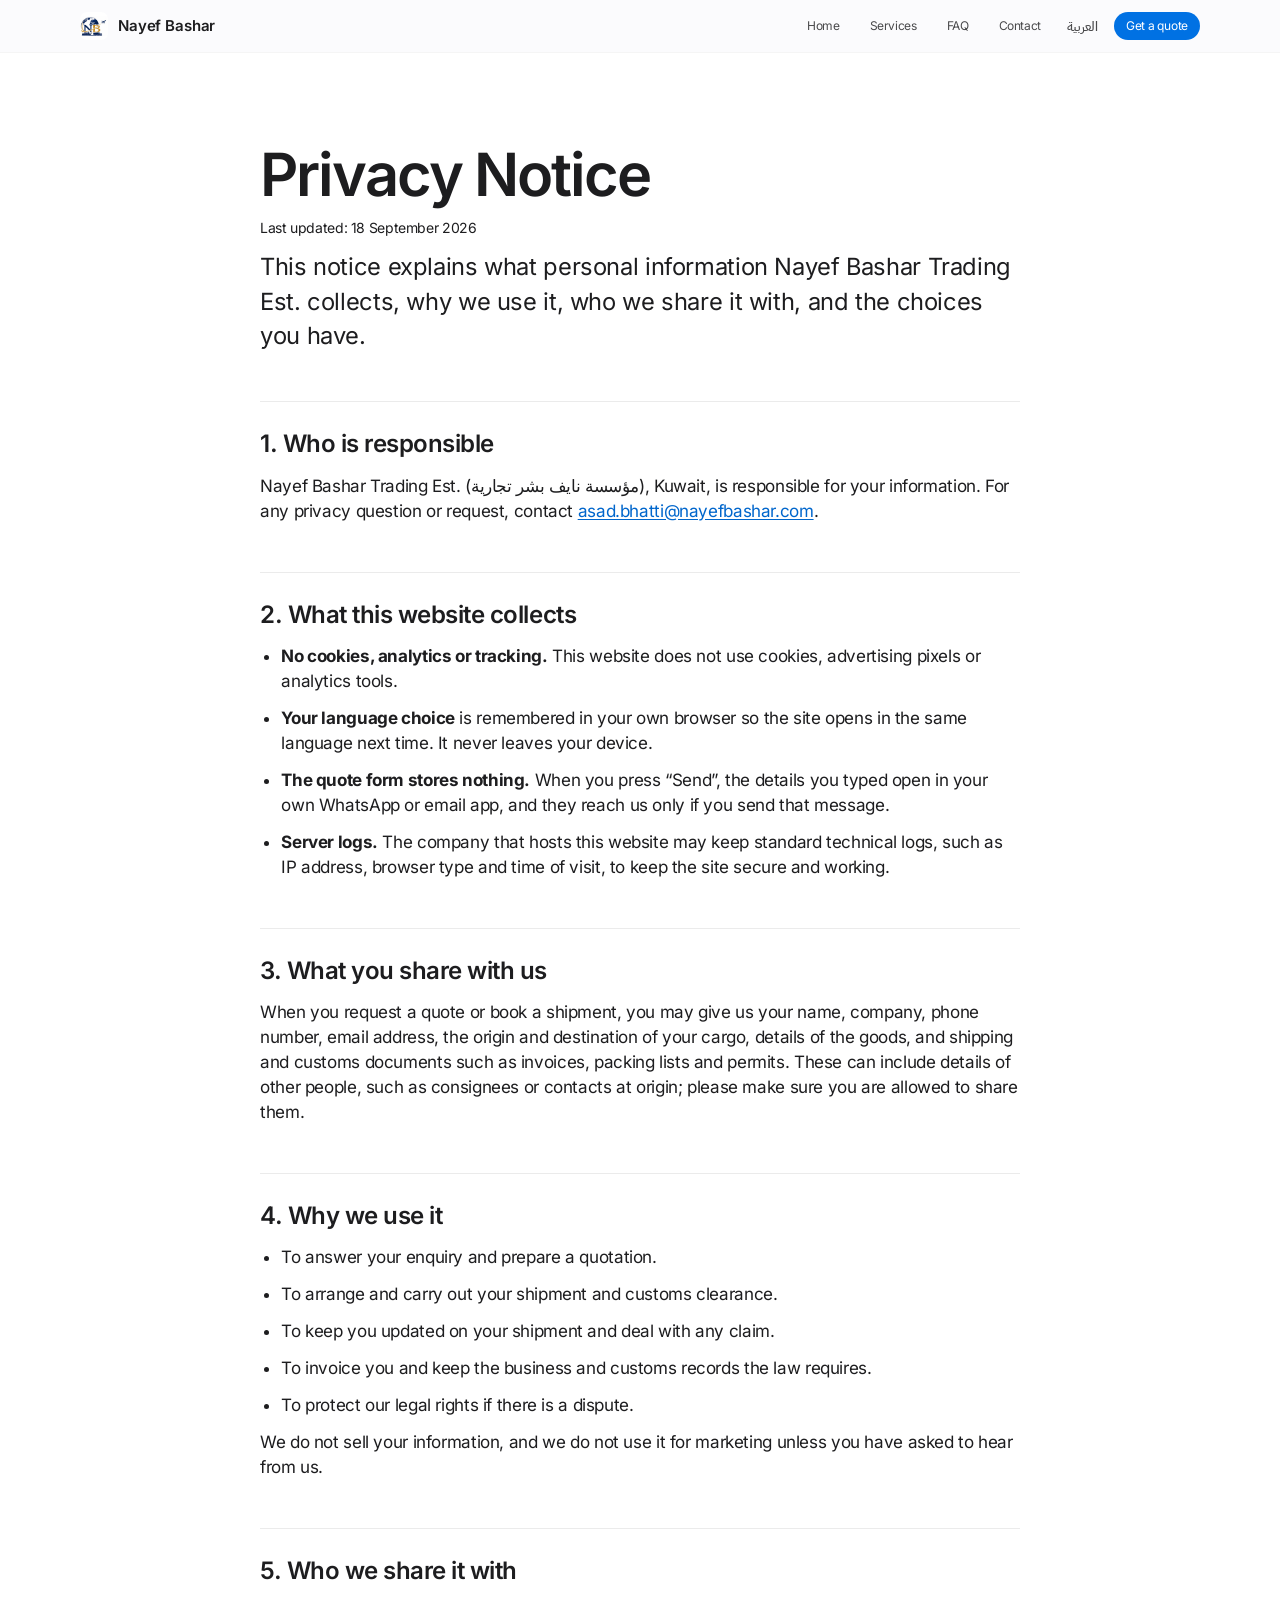
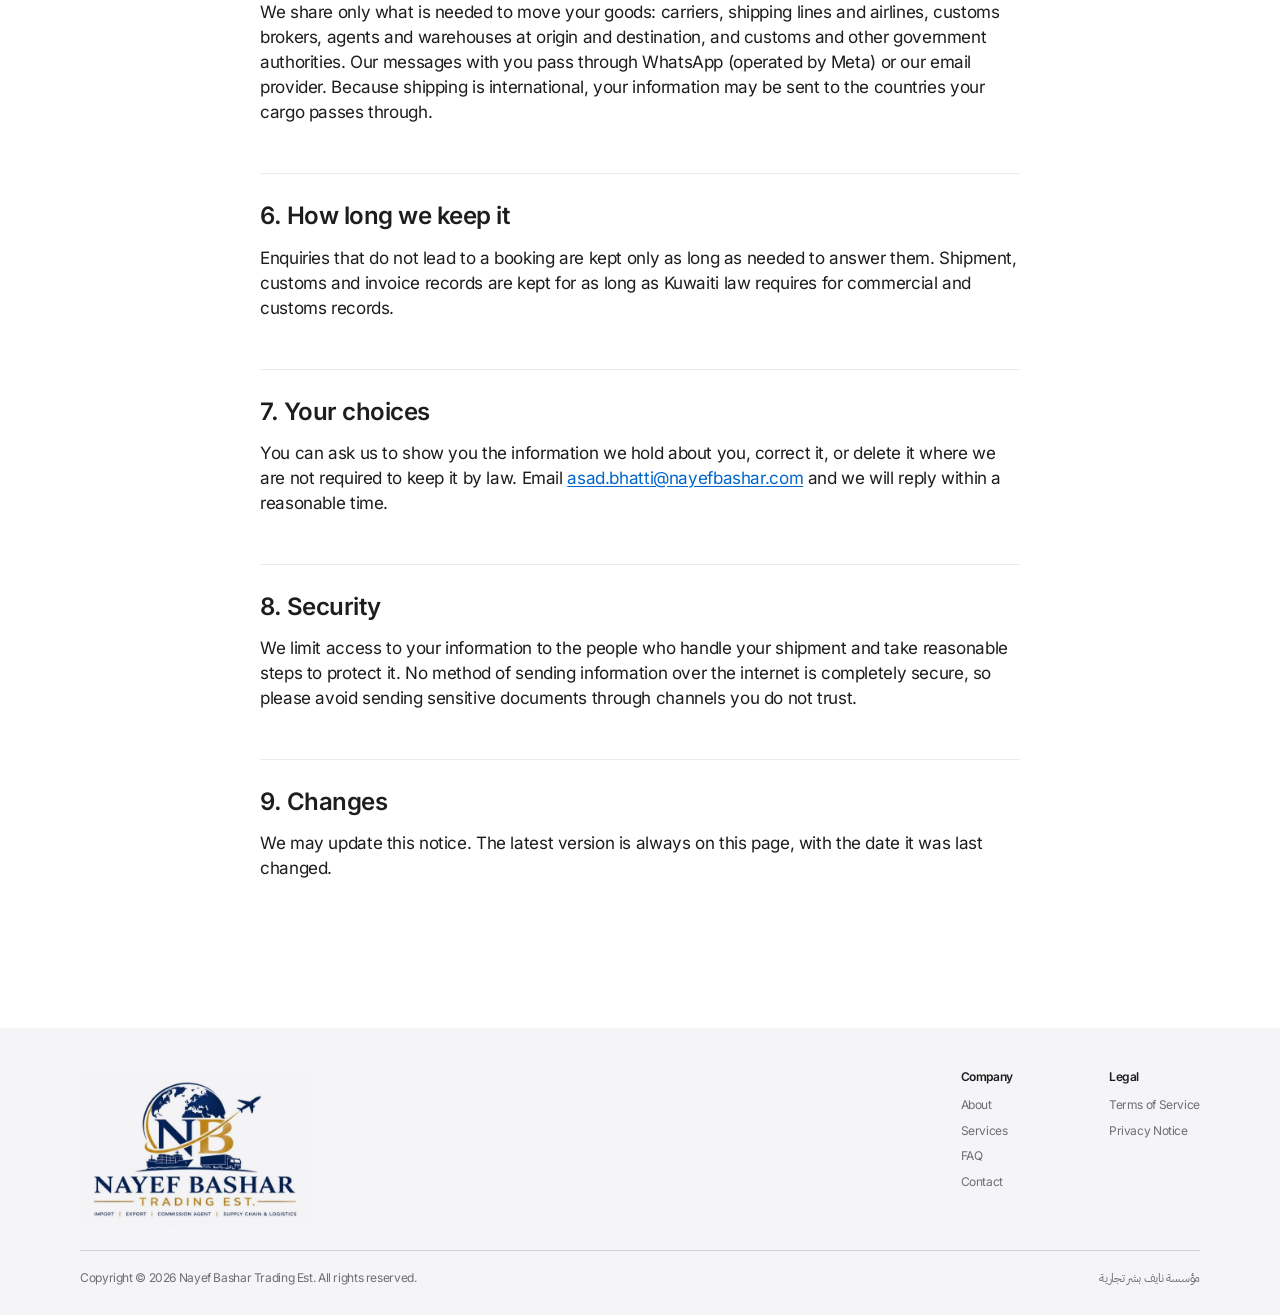
<file: privacy.html>
<!doctype html>
<html lang="en" dir="ltr" data-page="privacy">
<head>
  <meta charset="utf-8">
  <meta name="viewport" content="width=device-width, initial-scale=1, viewport-fit=cover">
  <title>Privacy Notice — Nayef Bashar Trading Est.</title>
  <meta name="description" content="How Nayef Bashar Trading Est. collects, uses and protects the personal information you share with us.">
  <meta name="theme-color" content="#000000">
  <link rel="canonical" href="https://nayefbashar.com/privacy.html">
  <link rel="icon" type="image/png" href="assets/favicon.png">
  <link rel="apple-touch-icon" href="assets/apple-touch-icon.png">
  <link rel="stylesheet" href="css/fonts.css">
  <link rel="stylesheet" href="css/site.css">
</head>
<body>
  <!-- DRAFT prepared from general freight-forwarding practice. Replace or confirm against the
       establishment's actual data practices and have it reviewed by a Kuwaiti lawyer before launch. -->
  <a class="skip-link" href="#main" data-i18n="skip">Skip to content</a>

  <header class="nav nav--solid" id="top">
    <div class="nav-inner">
      <a class="nav-brand" href="index.html" aria-label="Nayef Bashar Trading Est. — home">
        <img src="assets/apple-touch-icon.png" alt="" width="28" height="28">
        <span data-i18n="brand">Nayef Bashar</span>
      </a>
      <nav class="nav-links" id="nav-links" aria-label="Main navigation">
        <a href="index.html" data-i18n="legal.home">Home</a>
        <a href="index.html#services" data-i18n="nav.services">Services</a>
        <a href="index.html#faq" data-i18n="nav.faq">FAQ</a>
        <a href="index.html#contact" data-i18n="nav.contact">Contact</a>
      </nav>
      <div class="nav-actions">
        <button type="button" class="nav-lang" id="lang-toggle"><span data-i18n="lang.switch">العربية</span></button>
        <a class="pill pill--sm" href="index.html#quote" data-i18n="nav.quote">Get a quote</a>
        <button type="button" class="nav-menu" id="menu-toggle" aria-expanded="false" aria-controls="nav-links" aria-label="Menu"><span></span><span></span></button>
      </div>
    </div>
  </header>

  <main id="main" class="legal-page">
    <article class="legal-doc" lang="en" dir="ltr" aria-labelledby="privacy-en">
      <h1 id="privacy-en">Privacy Notice</h1>
      <p class="legal-updated">Last updated: 18 September 2026</p>
      <p class="legal-lead">This notice explains what personal information Nayef Bashar Trading Est. collects, why we use it, who we share it with, and the choices you have.</p>

      <h2>1. Who is responsible</h2>
      <p>Nayef Bashar Trading Est. (مؤسسة نايف بشر تجارية), Kuwait<span data-fact-row hidden>, Commercial Registration No. <span data-fact="cr" dir="ltr"></span></span>, is responsible for your information. For any privacy question or request, contact <a href="#" data-contact="email"></a>.</p>

      <h2>2. What this website collects</h2>
      <ul>
        <li><strong>No cookies, analytics or tracking.</strong> This website does not use cookies, advertising pixels or analytics tools.</li>
        <li><strong>Your language choice</strong> is remembered in your own browser so the site opens in the same language next time. It never leaves your device.</li>
        <li><strong>The quote form stores nothing.</strong> When you press “Send”, the details you typed open in your own WhatsApp or email app, and they reach us only if you send that message.</li>
        <li><strong>Server logs.</strong> The company that hosts this website may keep standard technical logs, such as IP address, browser type and time of visit, to keep the site secure and working.</li>
      </ul>

      <h2>3. What you share with us</h2>
      <p>When you request a quote or book a shipment, you may give us your name, company, phone number, email address, the origin and destination of your cargo, details of the goods, and shipping and customs documents such as invoices, packing lists and permits. These can include details of other people, such as consignees or contacts at origin; please make sure you are allowed to share them.</p>

      <h2>4. Why we use it</h2>
      <ul>
        <li>To answer your enquiry and prepare a quotation.</li>
        <li>To arrange and carry out your shipment and customs clearance.</li>
        <li>To keep you updated on your shipment and deal with any claim.</li>
        <li>To invoice you and keep the business and customs records the law requires.</li>
        <li>To protect our legal rights if there is a dispute.</li>
      </ul>
      <p>We do not sell your information, and we do not use it for marketing unless you have asked to hear from us.</p>

      <h2>5. Who we share it with</h2>
      <p>We share only what is needed to move your goods: carriers, shipping lines and airlines, customs brokers, agents and warehouses at origin and destination, and customs and other government authorities. Our messages with you pass through WhatsApp (operated by Meta) or our email provider. Because shipping is international, your information may be sent to the countries your cargo passes through.</p>

      <h2>6. How long we keep it</h2>
      <p>Enquiries that do not lead to a booking are kept only as long as needed to answer them. Shipment, customs and invoice records are kept for as long as Kuwaiti law requires for commercial and customs records.</p>

      <h2>7. Your choices</h2>
      <p>You can ask us to show you the information we hold about you, correct it, or delete it where we are not required to keep it by law. Email <a href="#" data-contact="email"></a> and we will reply within a reasonable time.</p>

      <h2>8. Security</h2>
      <p>We limit access to your information to the people who handle your shipment and take reasonable steps to protect it. No method of sending information over the internet is completely secure, so please avoid sending sensitive documents through channels you do not trust.</p>

      <h2>9. Changes</h2>
      <p>We may update this notice. The latest version is always on this page, with the date it was last changed.</p>
    </article>

    <article class="legal-doc" lang="ar" dir="rtl" aria-labelledby="privacy-ar">
      <h1 id="privacy-ar">إشعار الخصوصية</h1>
      <p class="legal-updated">آخر تحديث: ١٨ سبتمبر ٢٠٢٦</p>
      <p class="legal-lead">يوضح هذا الإشعار المعلومات الشخصية التي تجمعها مؤسسة نايف بشر تجارية، وسبب استخدامها، ومن نشاركها معه، والخيارات المتاحة لك.</p>

      <h2>١. الجهة المسؤولة</h2>
      <p>مؤسسة نايف بشر تجارية (Nayef Bashar Trading Est.)، الكويت<span data-fact-row hidden>، سجل تجاري رقم <span data-fact="cr" dir="ltr"></span></span>، هي المسؤولة عن معلوماتك. لأي سؤال أو طلب يتعلق بالخصوصية تواصل عبر <a href="#" data-contact="email"></a>.</p>

      <h2>٢. ما يجمعه هذا الموقع</h2>
      <ul>
        <li><strong>لا ملفات تعريف ارتباط ولا تحليلات ولا تتبع.</strong> لا يستخدم هذا الموقع ملفات تعريف الارتباط (الكوكيز) أو أدوات الإعلانات أو التحليلات.</li>
        <li><strong>اختيارك للغة</strong> يُحفظ في متصفحك فقط ليفتح الموقع باللغة نفسها في المرة القادمة، ولا يغادر جهازك.</li>
        <li><strong>نموذج طلب عرض السعر لا يحفظ شيئاً.</strong> عند الضغط على «أرسل» تُفتح البيانات التي كتبتها في تطبيق واتساب أو البريد لديك، ولا تصلنا إلا إذا أرسلت تلك الرسالة.</li>
        <li><strong>سجلات الخادم.</strong> قد تحتفظ الشركة المستضيفة للموقع بسجلات تقنية معتادة، مثل عنوان IP ونوع المتصفح ووقت الزيارة، للحفاظ على أمان الموقع وعمله.</li>
      </ul>

      <h2>٣. ما تشاركه معنا</h2>
      <p>عند طلب عرض سعر أو حجز شحنة قد تزودنا باسمك وشركتك ورقم هاتفك وبريدك الإلكتروني ومنشأ الشحنة ووجهتها وتفاصيل البضاعة ومستندات الشحن والجمارك مثل الفواتير وقوائم التعبئة والتصاريح. وقد تتضمن بيانات أشخاص آخرين كالمرسل إليهم أو جهات الاتصال في بلد المنشأ؛ يرجى التأكد من أنه يحق لك مشاركتها.</p>

      <h2>٤. لماذا نستخدمها</h2>
      <ul>
        <li>للرد على استفسارك وإعداد عرض السعر.</li>
        <li>لترتيب شحنتك وتنفيذها وتخليصها جمركياً.</li>
        <li>لإطلاعك على حالة شحنتك ومعالجة أي مطالبة.</li>
        <li>لإصدار الفواتير والاحتفاظ بالسجلات التجارية والجمركية التي يتطلبها القانون.</li>
        <li>لحماية حقوقنا القانونية في حال وجود نزاع.</li>
      </ul>
      <p>لا نبيع معلوماتك، ولا نستخدمها للتسويق إلا إذا طلبت منا ذلك.</p>

      <h2>٥. مع من نشاركها</h2>
      <p>نشارك فقط ما يلزم لنقل بضاعتك: الناقلين وخطوط الشحن والطيران، ومخلصي الجمارك، والوكلاء والمستودعات في بلدي المنشأ والوصول، والجمارك وغيرها من الجهات الحكومية. وتمر مراسلاتنا معك عبر واتساب (تشغله شركة ميتا) أو مزود البريد الإلكتروني لدينا. ولأن الشحن دولي بطبيعته، قد تُرسل معلوماتك إلى الدول التي تمر بها شحنتك.</p>

      <h2>٦. مدة الاحتفاظ</h2>
      <p>نحتفظ بالاستفسارات التي لا تنتهي بحجز فقط للمدة اللازمة للرد عليها. أما سجلات الشحن والجمارك والفواتير فنحتفظ بها للمدة التي يفرضها القانون الكويتي للسجلات التجارية والجمركية.</p>

      <h2>٧. خياراتك</h2>
      <p>يمكنك أن تطلب منا اطلاعك على المعلومات التي نحتفظ بها عنك أو تصحيحها أو حذفها ما لم يُلزمنا القانون بالاحتفاظ بها. راسلنا على <a href="#" data-contact="email"></a> وسنرد خلال مدة معقولة.</p>

      <h2>٨. الأمان</h2>
      <p>نقصر الوصول إلى معلوماتك على من يتولون شحنتك، ونتخذ خطوات معقولة لحمايتها. لا توجد وسيلة إرسال عبر الإنترنت آمنة تماماً، لذا يرجى تجنب إرسال المستندات الحساسة عبر قنوات لا تثق بها.</p>

      <h2>٩. التعديلات</h2>
      <p>يجوز لنا تحديث هذا الإشعار، وتكون أحدث نسخة منشورة دائماً في هذه الصفحة مع تاريخ آخر تعديل.</p>
    </article>
  </main>

  <footer class="footer">
    <div class="container">
      <div class="footer-top">
        <img class="footer-logo" src="assets/logo.webp" alt="Nayef Bashar Trading Est." width="566" height="388" loading="lazy">
        <nav class="footer-nav" aria-label="Footer">
          <div><h3 data-i18n="footer.company">Company</h3>
            <a href="index.html#about" data-i18n="nav.about">About</a><a href="index.html#services" data-i18n="nav.services">Services</a>
            <a href="index.html#faq" data-i18n="nav.faq">FAQ</a><a href="index.html#contact" data-i18n="nav.contact">Contact</a>
          </div>
          <div><h3 data-i18n="footer.legal">Legal</h3>
            <a href="terms.html" data-i18n="footer.terms">Terms of Service</a><a href="privacy.html" aria-current="page" data-i18n="footer.privacy">Privacy Notice</a>
          </div>
        </nav>
      </div>
      <p class="footer-legal">
        <span data-i18n="footer.copy">Copyright © Nayef Bashar Trading Est. All rights reserved.</span>
        <span class="footer-ids"><span data-fact-row hidden><span data-i18n="footer.cr">CR No.</span> <span data-fact="cr" dir="ltr"></span></span><span class="footer-ar" lang="ar" dir="rtl">مؤسسة نايف بشر تجارية</span></span>
      </p>
    </div>
  </footer>

  <script src="js/i18n.js"></script>
  <script src="js/site.js"></script>
</body>
</html>
</file>
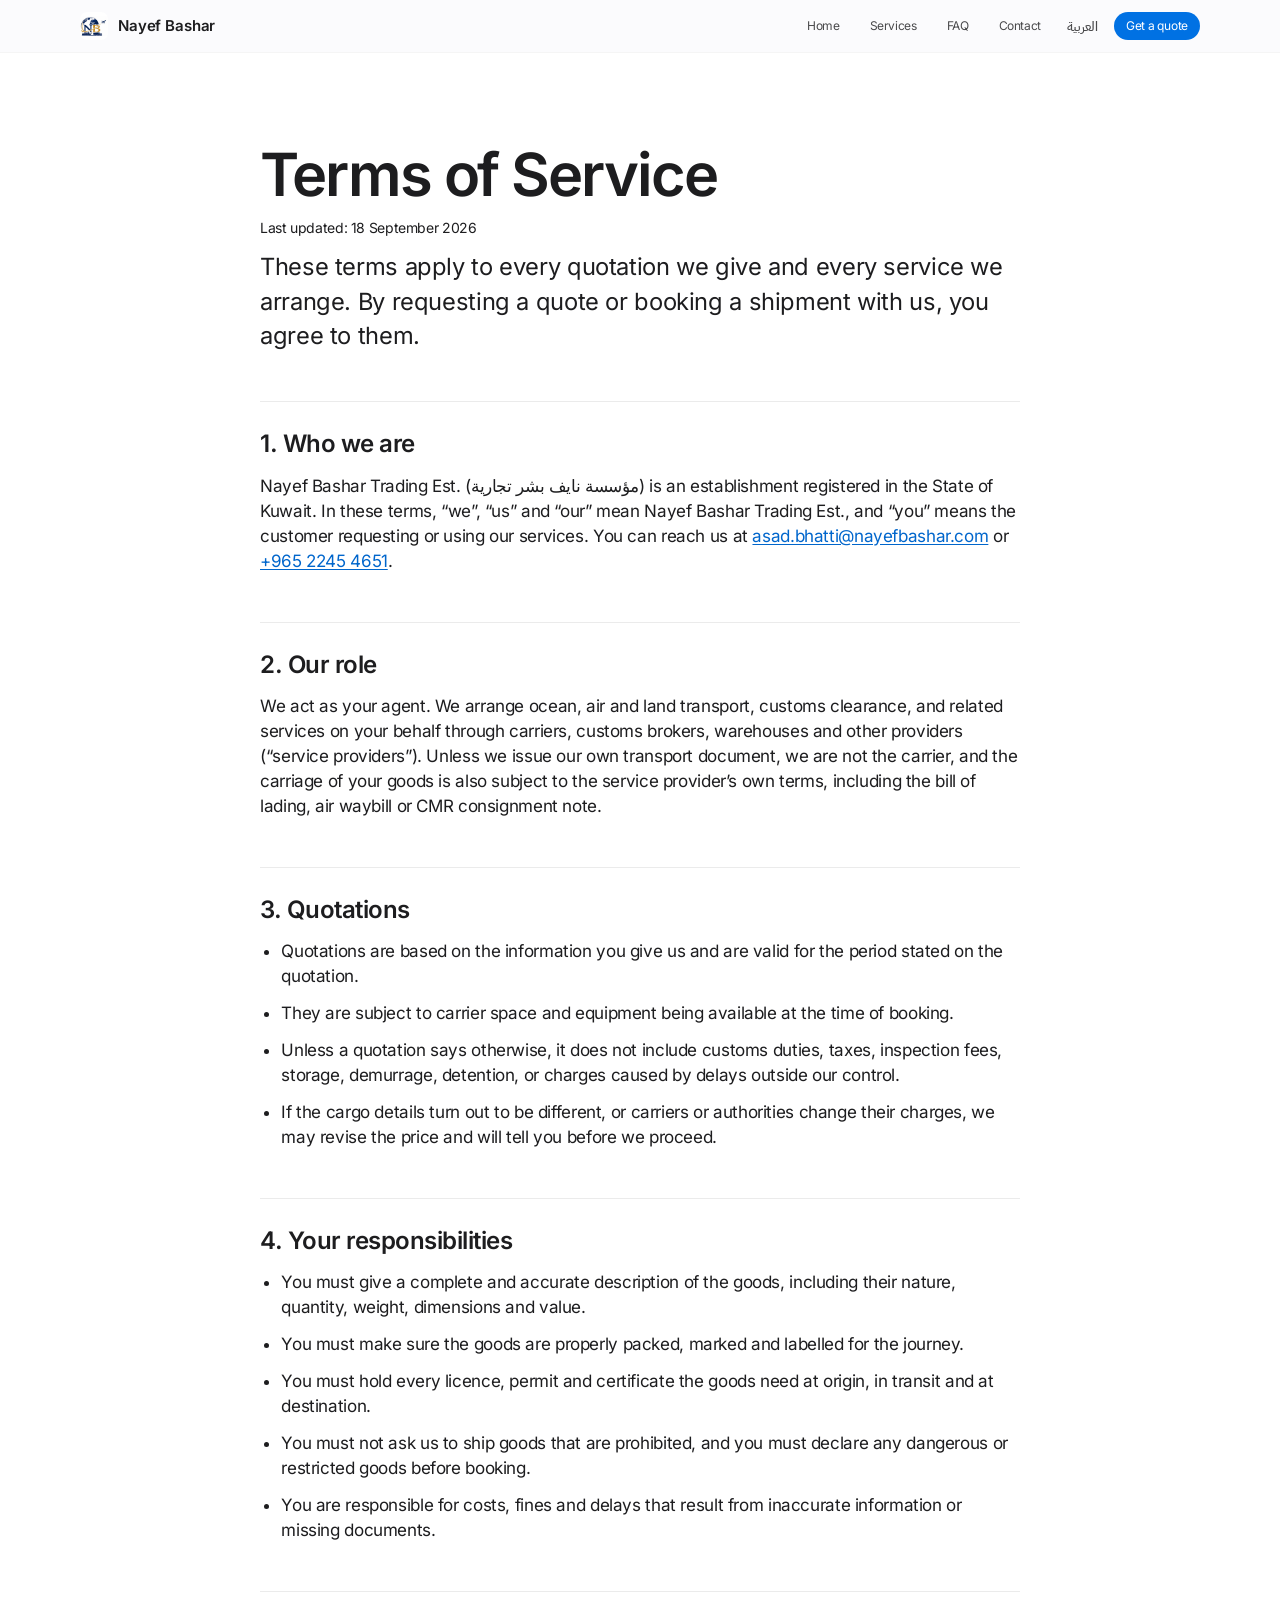
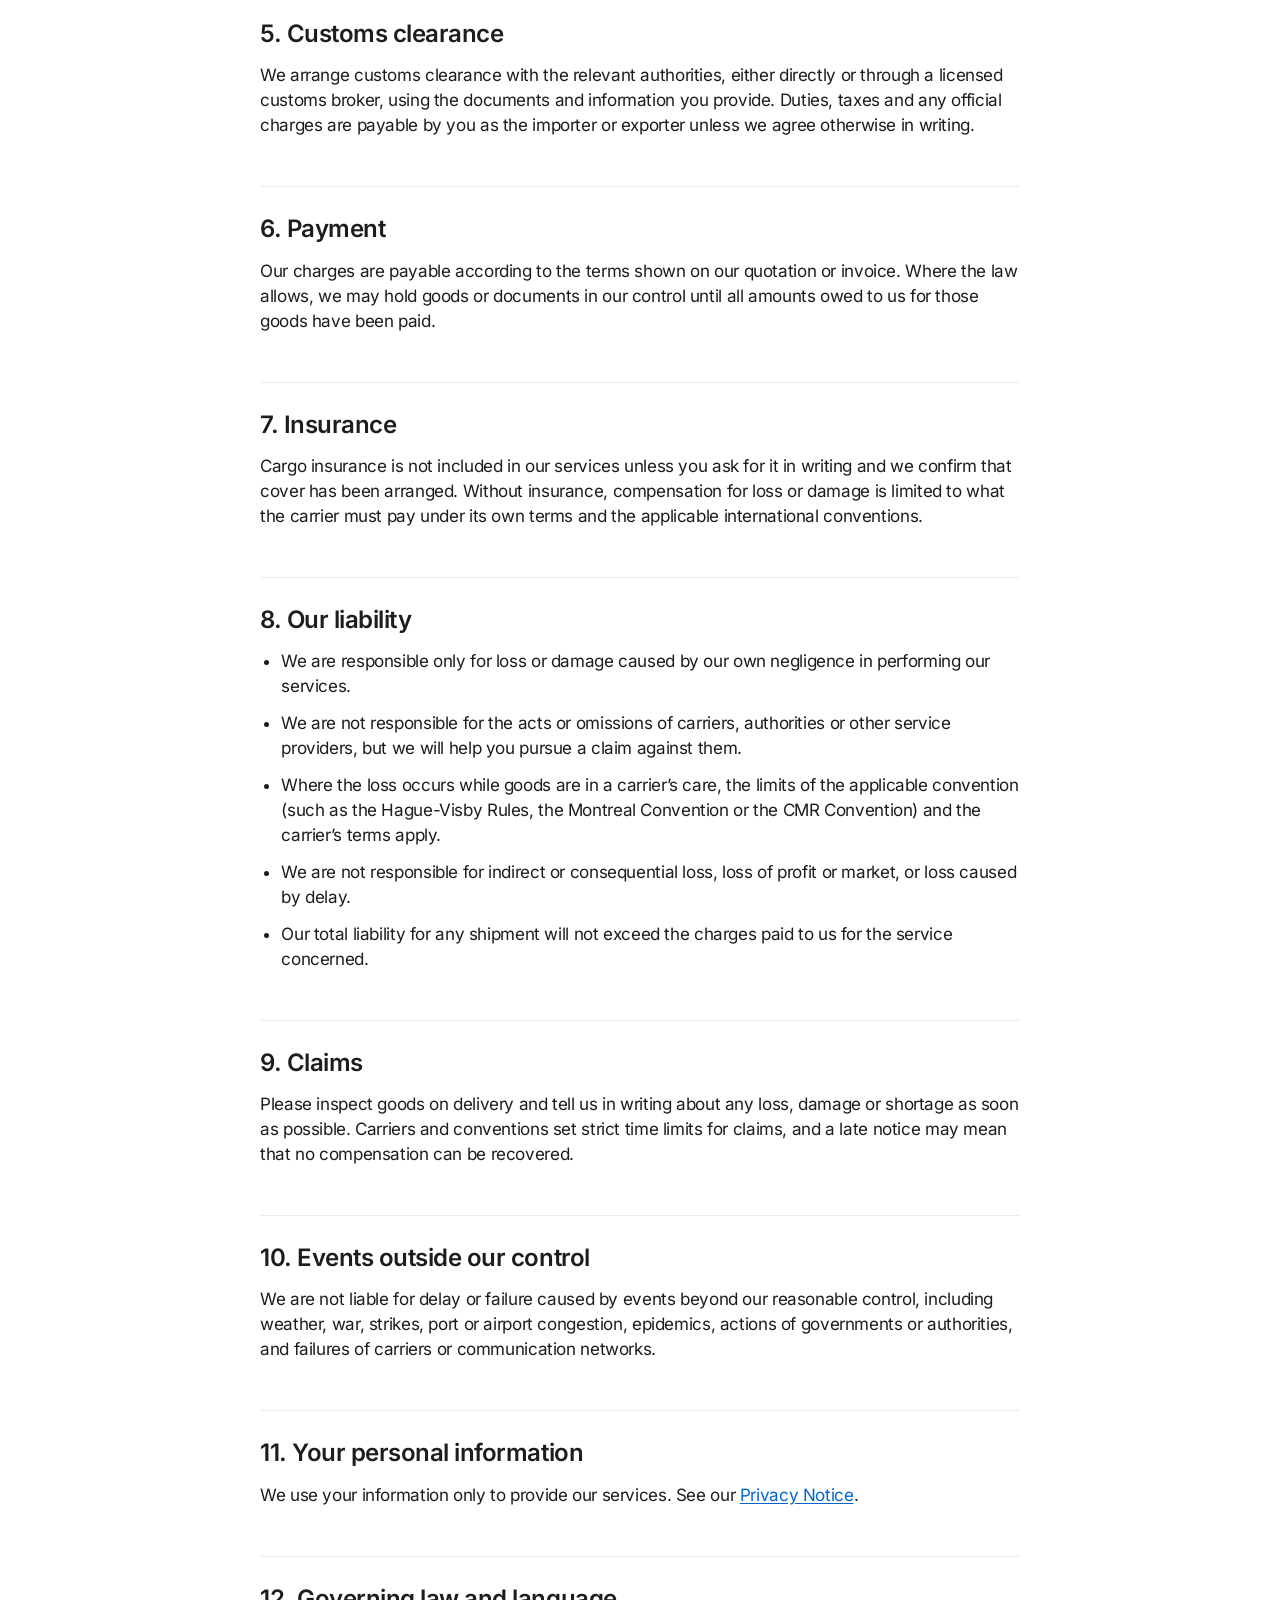
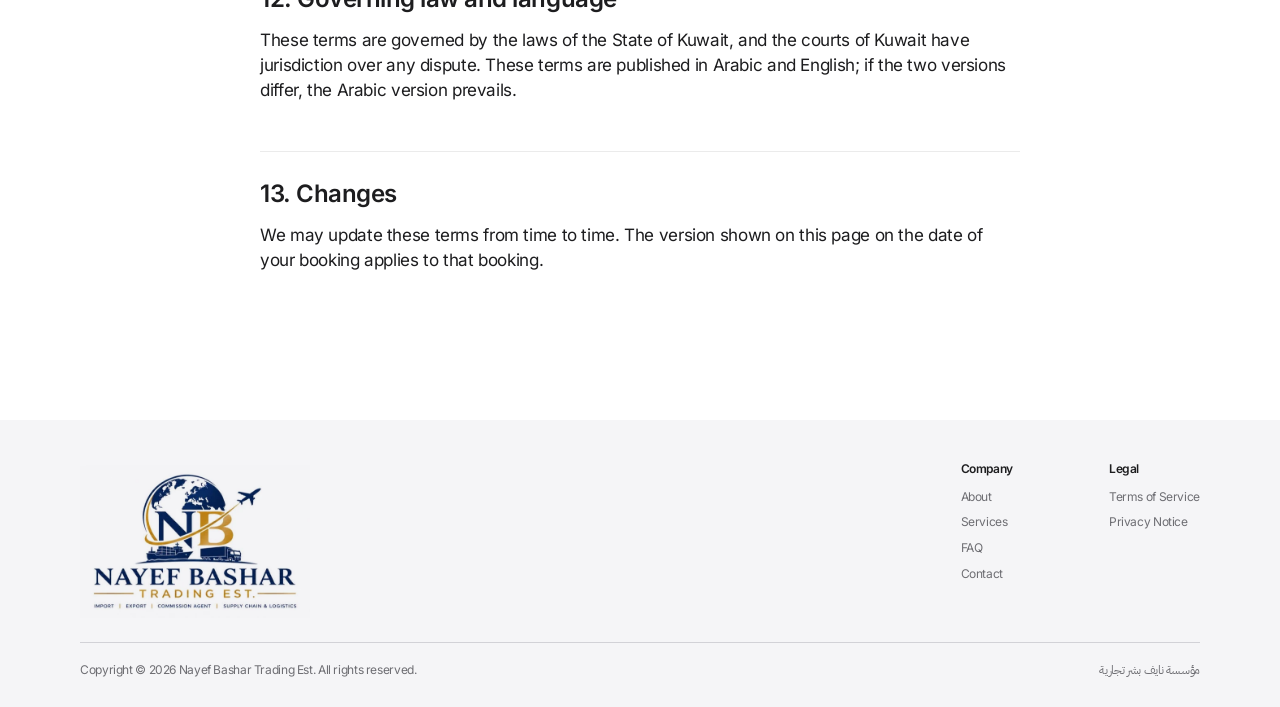
<file: terms.html>
<!doctype html>
<html lang="en" dir="ltr" data-page="terms">
<head>
  <meta charset="utf-8">
  <meta name="viewport" content="width=device-width, initial-scale=1, viewport-fit=cover">
  <title>Terms of Service — Nayef Bashar Trading Est.</title>
  <meta name="description" content="Terms of Service for freight forwarding, customs clearance and supply chain services provided by Nayef Bashar Trading Est., Kuwait.">
  <meta name="theme-color" content="#000000">
  <link rel="canonical" href="https://nayefbashar.com/terms.html">
  <link rel="icon" type="image/png" href="assets/favicon.png">
  <link rel="apple-touch-icon" href="assets/apple-touch-icon.png">
  <link rel="stylesheet" href="css/fonts.css">
  <link rel="stylesheet" href="css/site.css">
</head>
<body>
  <!-- DRAFT prepared from general freight-forwarding practice. Replace or confirm against the
       establishment's own trading conditions and have it reviewed by a Kuwaiti lawyer before launch. -->
  <a class="skip-link" href="#main" data-i18n="skip">Skip to content</a>

  <header class="nav nav--solid" id="top">
    <div class="nav-inner">
      <a class="nav-brand" href="index.html" aria-label="Nayef Bashar Trading Est. — home">
        <img src="assets/apple-touch-icon.png" alt="" width="28" height="28">
        <span data-i18n="brand">Nayef Bashar</span>
      </a>
      <nav class="nav-links" id="nav-links" aria-label="Main navigation">
        <a href="index.html" data-i18n="legal.home">Home</a>
        <a href="index.html#services" data-i18n="nav.services">Services</a>
        <a href="index.html#faq" data-i18n="nav.faq">FAQ</a>
        <a href="index.html#contact" data-i18n="nav.contact">Contact</a>
      </nav>
      <div class="nav-actions">
        <button type="button" class="nav-lang" id="lang-toggle"><span data-i18n="lang.switch">العربية</span></button>
        <a class="pill pill--sm" href="index.html#quote" data-i18n="nav.quote">Get a quote</a>
        <button type="button" class="nav-menu" id="menu-toggle" aria-expanded="false" aria-controls="nav-links" aria-label="Menu"><span></span><span></span></button>
      </div>
    </div>
  </header>

  <main id="main" class="legal-page">
    <article class="legal-doc" lang="en" dir="ltr" aria-labelledby="terms-en">
      <h1 id="terms-en">Terms of Service</h1>
      <p class="legal-updated">Last updated: 18 September 2026</p>
      <p class="legal-lead">These terms apply to every quotation we give and every service we arrange. By requesting a quote or booking a shipment with us, you agree to them.</p>

      <h2>1. Who we are</h2>
      <p>Nayef Bashar Trading Est. (مؤسسة نايف بشر تجارية) is an establishment registered in the State of Kuwait<span data-fact-row hidden> under Commercial Registration No. <span data-fact="cr" dir="ltr"></span></span>. In these terms, “we”, “us” and “our” mean Nayef Bashar Trading Est., and “you” means the customer requesting or using our services. You can reach us at <a href="#" data-contact="email"></a> or <a href="#" data-contact="phone"></a>.</p>

      <h2>2. Our role</h2>
      <p>We act as your agent. We arrange ocean, air and land transport, customs clearance, and related services on your behalf through carriers, customs brokers, warehouses and other providers (“service providers”). Unless we issue our own transport document, we are not the carrier, and the carriage of your goods is also subject to the service provider’s own terms, including the bill of lading, air waybill or CMR consignment note.</p>

      <h2>3. Quotations</h2>
      <ul>
        <li>Quotations are based on the information you give us and are valid for the period stated on the quotation.</li>
        <li>They are subject to carrier space and equipment being available at the time of booking.</li>
        <li>Unless a quotation says otherwise, it does not include customs duties, taxes, inspection fees, storage, demurrage, detention, or charges caused by delays outside our control.</li>
        <li>If the cargo details turn out to be different, or carriers or authorities change their charges, we may revise the price and will tell you before we proceed.</li>
      </ul>

      <h2>4. Your responsibilities</h2>
      <ul>
        <li>You must give a complete and accurate description of the goods, including their nature, quantity, weight, dimensions and value.</li>
        <li>You must make sure the goods are properly packed, marked and labelled for the journey.</li>
        <li>You must hold every licence, permit and certificate the goods need at origin, in transit and at destination.</li>
        <li>You must not ask us to ship goods that are prohibited, and you must declare any dangerous or restricted goods before booking.</li>
        <li>You are responsible for costs, fines and delays that result from inaccurate information or missing documents.</li>
      </ul>

      <h2>5. Customs clearance</h2>
      <p>We arrange customs clearance with the relevant authorities, either directly or through a licensed customs broker, using the documents and information you provide. Duties, taxes and any official charges are payable by you as the importer or exporter unless we agree otherwise in writing.</p>

      <h2>6. Payment</h2>
      <p>Our charges are payable according to the terms shown on our quotation or invoice. Where the law allows, we may hold goods or documents in our control until all amounts owed to us for those goods have been paid.</p>

      <h2>7. Insurance</h2>
      <p>Cargo insurance is not included in our services unless you ask for it in writing and we confirm that cover has been arranged. Without insurance, compensation for loss or damage is limited to what the carrier must pay under its own terms and the applicable international conventions.</p>

      <h2>8. Our liability</h2>
      <ul>
        <li>We are responsible only for loss or damage caused by our own negligence in performing our services.</li>
        <li>We are not responsible for the acts or omissions of carriers, authorities or other service providers, but we will help you pursue a claim against them.</li>
        <li>Where the loss occurs while goods are in a carrier’s care, the limits of the applicable convention (such as the Hague-Visby Rules, the Montreal Convention or the CMR Convention) and the carrier’s terms apply.</li>
        <li>We are not responsible for indirect or consequential loss, loss of profit or market, or loss caused by delay.</li>
        <li>Our total liability for any shipment will not exceed the charges paid to us for the service concerned.</li>
      </ul>

      <h2>9. Claims</h2>
      <p>Please inspect goods on delivery and tell us in writing about any loss, damage or shortage as soon as possible. Carriers and conventions set strict time limits for claims, and a late notice may mean that no compensation can be recovered.</p>

      <h2>10. Events outside our control</h2>
      <p>We are not liable for delay or failure caused by events beyond our reasonable control, including weather, war, strikes, port or airport congestion, epidemics, actions of governments or authorities, and failures of carriers or communication networks.</p>

      <h2>11. Your personal information</h2>
      <p>We use your information only to provide our services. See our <a href="privacy.html">Privacy Notice</a>.</p>

      <h2>12. Governing law and language</h2>
      <p>These terms are governed by the laws of the State of Kuwait, and the courts of Kuwait have jurisdiction over any dispute. These terms are published in Arabic and English; if the two versions differ, the Arabic version prevails.</p>

      <h2>13. Changes</h2>
      <p>We may update these terms from time to time. The version shown on this page on the date of your booking applies to that booking.</p>
    </article>

    <article class="legal-doc" lang="ar" dir="rtl" aria-labelledby="terms-ar">
      <h1 id="terms-ar">شروط الخدمة</h1>
      <p class="legal-updated">آخر تحديث: ١٨ سبتمبر ٢٠٢٦</p>
      <p class="legal-lead">تسري هذه الشروط على كل عرض سعر نقدمه وكل خدمة نرتبها. بطلبك عرض سعر أو حجزك شحنة معنا فإنك توافق عليها.</p>

      <h2>١. من نحن</h2>
      <p>مؤسسة نايف بشر تجارية (Nayef Bashar Trading Est.) مؤسسة مسجلة في دولة الكويت<span data-fact-row hidden> بموجب السجل التجاري رقم <span data-fact="cr" dir="ltr"></span></span>. ويُقصد بـ«نحن» و«المؤسسة» في هذه الشروط مؤسسة نايف بشر تجارية، ويُقصد بـ«أنت» و«العميل» من يطلب خدماتنا أو يستخدمها. يمكنك التواصل معنا عبر <a href="#" data-contact="email"></a> أو <a href="#" data-contact="phone"></a>.</p>

      <h2>٢. دورنا</h2>
      <p>نعمل وكيلاً عنك. نرتب نيابةً عنك النقل البحري والجوي والبري والتخليص الجمركي والخدمات المرتبطة بها من خلال الناقلين ومخلصي الجمارك والمستودعات وغيرهم من مقدمي الخدمات («مقدمو الخدمات»). وما لم نُصدر مستند نقل باسمنا، فإننا لسنا الناقل، ويخضع نقل بضاعتك أيضاً لشروط مقدم الخدمة، بما في ذلك بوليصة الشحن أو بوليصة الشحن الجوي أو إرسالية CMR.</p>

      <h2>٣. عروض الأسعار</h2>
      <ul>
        <li>تُعدّ عروض الأسعار بناءً على المعلومات التي تقدمها، وتسري للمدة المذكورة في العرض.</li>
        <li>تخضع لتوفر المساحة والمعدات لدى الناقل وقت الحجز.</li>
        <li>ما لم يُذكر خلاف ذلك في العرض، لا تشمل الرسوم الجمركية والضرائب ورسوم الفحص والتخزين وغرامات التأخير (الديمريج والاحتجاز) أو أي رسوم ناتجة عن تأخير خارج عن إرادتنا.</li>
        <li>إذا اختلفت تفاصيل الشحنة أو غيّر الناقلون أو الجهات الرسمية رسومهم، يجوز لنا تعديل السعر، وسنبلغك بذلك قبل المتابعة.</li>
      </ul>

      <h2>٤. مسؤولياتك</h2>
      <ul>
        <li>تقديم وصف كامل ودقيق للبضاعة يشمل طبيعتها وكميتها ووزنها وأبعادها وقيمتها.</li>
        <li>التأكد من تعبئة البضاعة ووسمها وتمييزها بشكل سليم يناسب الرحلة.</li>
        <li>الحصول على جميع الرخص والتصاريح والشهادات التي تتطلبها البضاعة في بلد المنشأ والعبور والوصول.</li>
        <li>عدم طلب شحن بضائع ممنوعة، والإفصاح عن أي بضائع خطرة أو مقيدة قبل الحجز.</li>
        <li>تتحمل التكاليف والغرامات والتأخير الناتجة عن معلومات غير دقيقة أو مستندات ناقصة.</li>
      </ul>

      <h2>٥. التخليص الجمركي</h2>
      <p>نرتب التخليص الجمركي لدى الجهات المختصة، إما مباشرةً أو من خلال مخلص جمركي مرخص، بناءً على المستندات والمعلومات التي تقدمها. وتكون الرسوم الجمركية والضرائب وأي رسوم رسمية على عاتقك بصفتك المستورد أو المصدر ما لم نتفق على غير ذلك كتابةً.</p>

      <h2>٦. الدفع</h2>
      <p>تُستحق رسومنا وفق الشروط المبينة في عرض السعر أو الفاتورة. ويجوز لنا، في الحدود التي يسمح بها القانون، حبس البضائع أو المستندات التي في حوزتنا إلى حين سداد جميع المبالغ المستحقة لنا عنها.</p>

      <h2>٧. التأمين</h2>
      <p>لا يشمل عملنا التأمين على البضائع ما لم تطلبه كتابةً ونؤكد لك ترتيب التغطية. ودون تأمين، يقتصر التعويض عن الفقد أو التلف على ما يلتزم به الناقل وفق شروطه والاتفاقيات الدولية المعمول بها.</p>

      <h2>٨. مسؤوليتنا</h2>
      <ul>
        <li>نتحمل المسؤولية فقط عن الفقد أو التلف الناتج عن إهمالنا في أداء خدماتنا.</li>
        <li>لا نتحمل مسؤولية أفعال الناقلين أو الجهات الرسمية أو غيرهم من مقدمي الخدمات أو تقصيرهم، لكننا نساعدك في المطالبة تجاههم.</li>
        <li>إذا وقع الفقد أثناء وجود البضاعة في عهدة الناقل، تسري حدود المسؤولية في الاتفاقية المعمول بها (مثل قواعد لاهاي-فيسبي أو اتفاقية مونتريال أو اتفاقية CMR) وشروط الناقل.</li>
        <li>لا نتحمل المسؤولية عن الخسائر غير المباشرة أو التبعية أو فوات الربح أو السوق أو الخسائر الناتجة عن التأخير.</li>
        <li>لا تتجاوز مسؤوليتنا الإجمالية عن أي شحنة قيمة الرسوم المدفوعة لنا عن الخدمة المعنية.</li>
      </ul>

      <h2>٩. المطالبات</h2>
      <p>يرجى فحص البضاعة عند التسليم وإبلاغنا كتابةً بأي فقد أو تلف أو نقص في أقرب وقت ممكن. يضع الناقلون والاتفاقيات مهلاً صارمة للمطالبات، وقد يؤدي التأخر في الإبلاغ إلى تعذر الحصول على أي تعويض.</p>

      <h2>١٠. الظروف الخارجة عن إرادتنا</h2>
      <p>لا نتحمل المسؤولية عن التأخير أو الإخفاق الناتج عن ظروف خارجة عن سيطرتنا المعقولة، ومنها الأحوال الجوية والحروب والإضرابات وازدحام الموانئ والمطارات والأوبئة وإجراءات الحكومات والجهات الرسمية وأعطال الناقلين أو شبكات الاتصال.</p>

      <h2>١١. معلوماتك الشخصية</h2>
      <p>نستخدم معلوماتك فقط لتقديم خدماتنا. راجع <a href="privacy.html">إشعار الخصوصية</a>.</p>

      <h2>١٢. القانون الواجب التطبيق واللغة</h2>
      <p>تخضع هذه الشروط لقوانين دولة الكويت، وتختص محاكم الكويت بالنظر في أي نزاع. تُنشر هذه الشروط باللغتين العربية والإنجليزية، وفي حال الاختلاف بينهما يُعتمد النص العربي.</p>

      <h2>١٣. التعديلات</h2>
      <p>يجوز لنا تحديث هذه الشروط من وقت لآخر، ويسري على كل حجز النص المنشور في هذه الصفحة بتاريخ ذلك الحجز.</p>
    </article>
  </main>

  <footer class="footer">
    <div class="container">
      <div class="footer-top">
        <img class="footer-logo" src="assets/logo.webp" alt="Nayef Bashar Trading Est." width="566" height="388" loading="lazy">
        <nav class="footer-nav" aria-label="Footer">
          <div><h3 data-i18n="footer.company">Company</h3>
            <a href="index.html#about" data-i18n="nav.about">About</a><a href="index.html#services" data-i18n="nav.services">Services</a>
            <a href="index.html#faq" data-i18n="nav.faq">FAQ</a><a href="index.html#contact" data-i18n="nav.contact">Contact</a>
          </div>
          <div><h3 data-i18n="footer.legal">Legal</h3>
            <a href="terms.html" aria-current="page" data-i18n="footer.terms">Terms of Service</a><a href="privacy.html" data-i18n="footer.privacy">Privacy Notice</a>
          </div>
        </nav>
      </div>
      <p class="footer-legal">
        <span data-i18n="footer.copy">Copyright © Nayef Bashar Trading Est. All rights reserved.</span>
        <span class="footer-ids"><span data-fact-row hidden><span data-i18n="footer.cr">CR No.</span> <span data-fact="cr" dir="ltr"></span></span><span class="footer-ar" lang="ar" dir="rtl">مؤسسة نايف بشر تجارية</span></span>
      </p>
    </div>
  </footer>

  <script src="js/i18n.js"></script>
  <script src="js/site.js"></script>
</body>
</html>
</file>
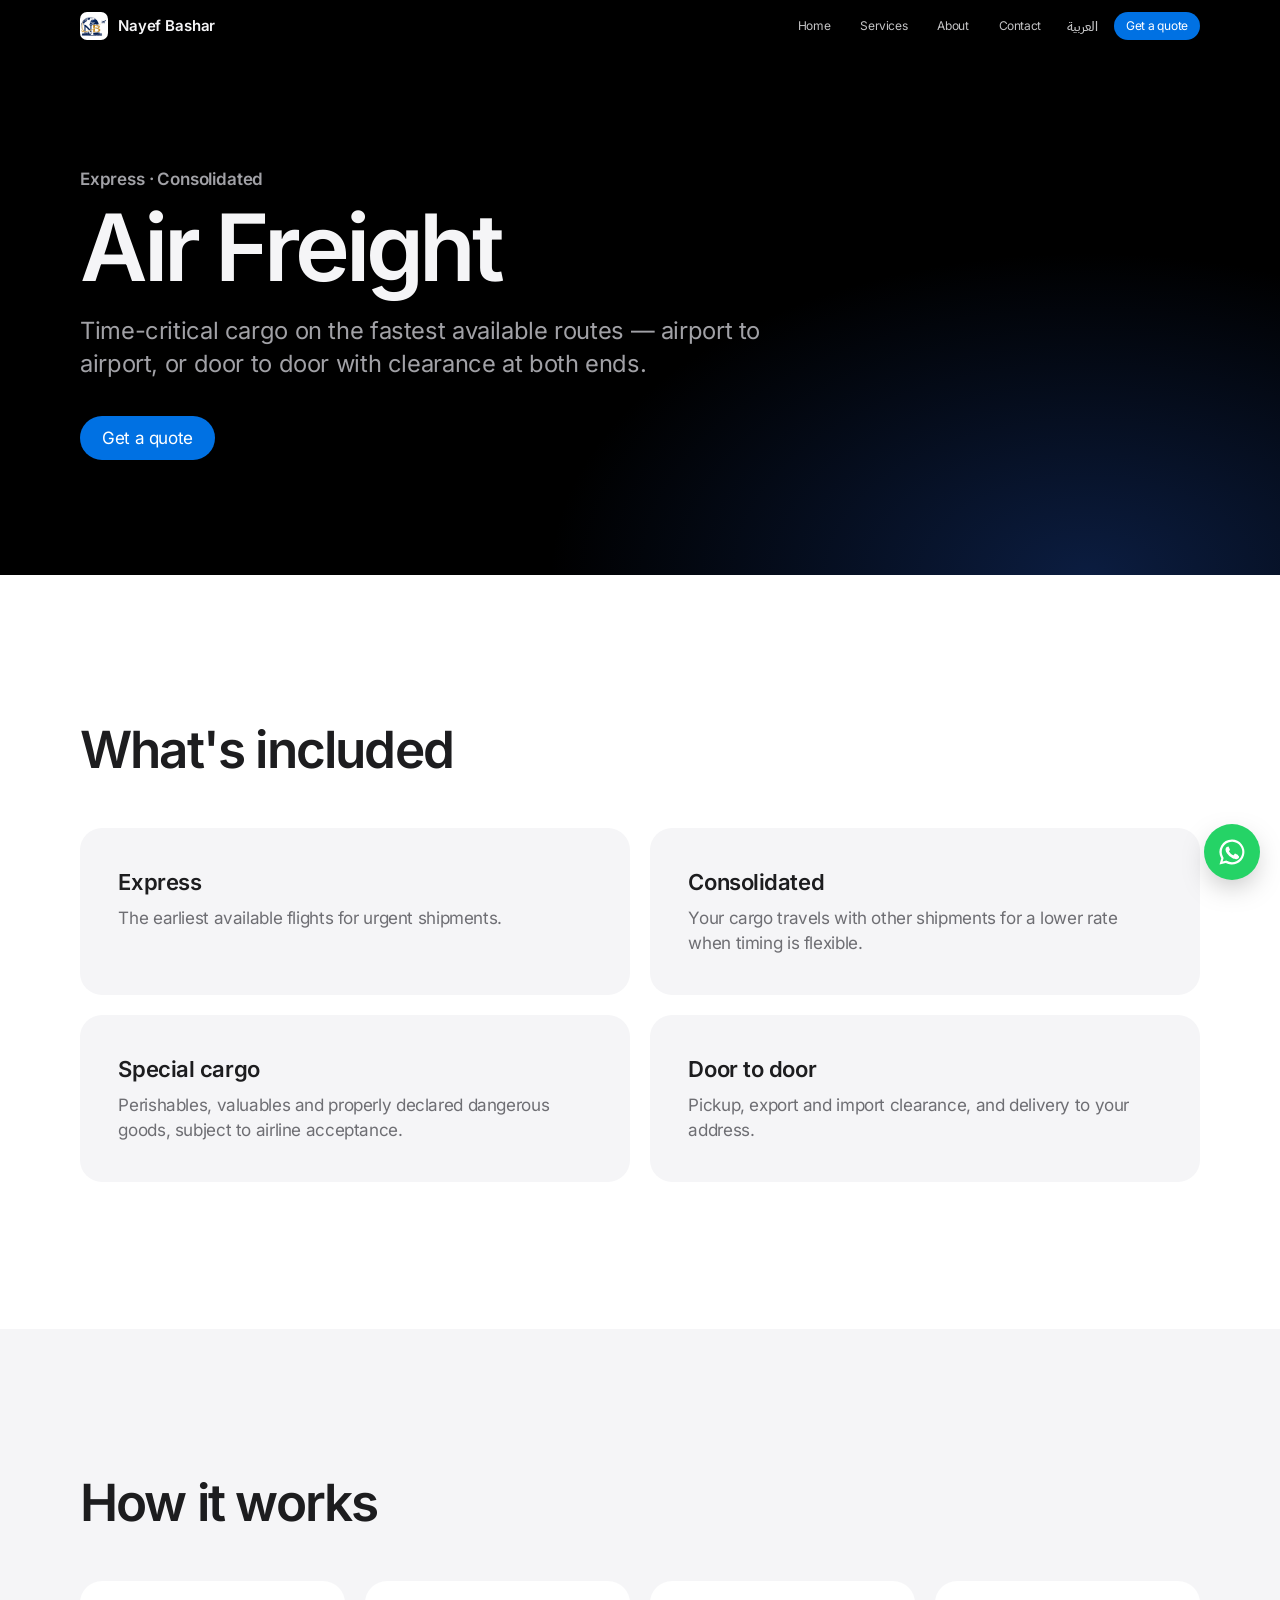
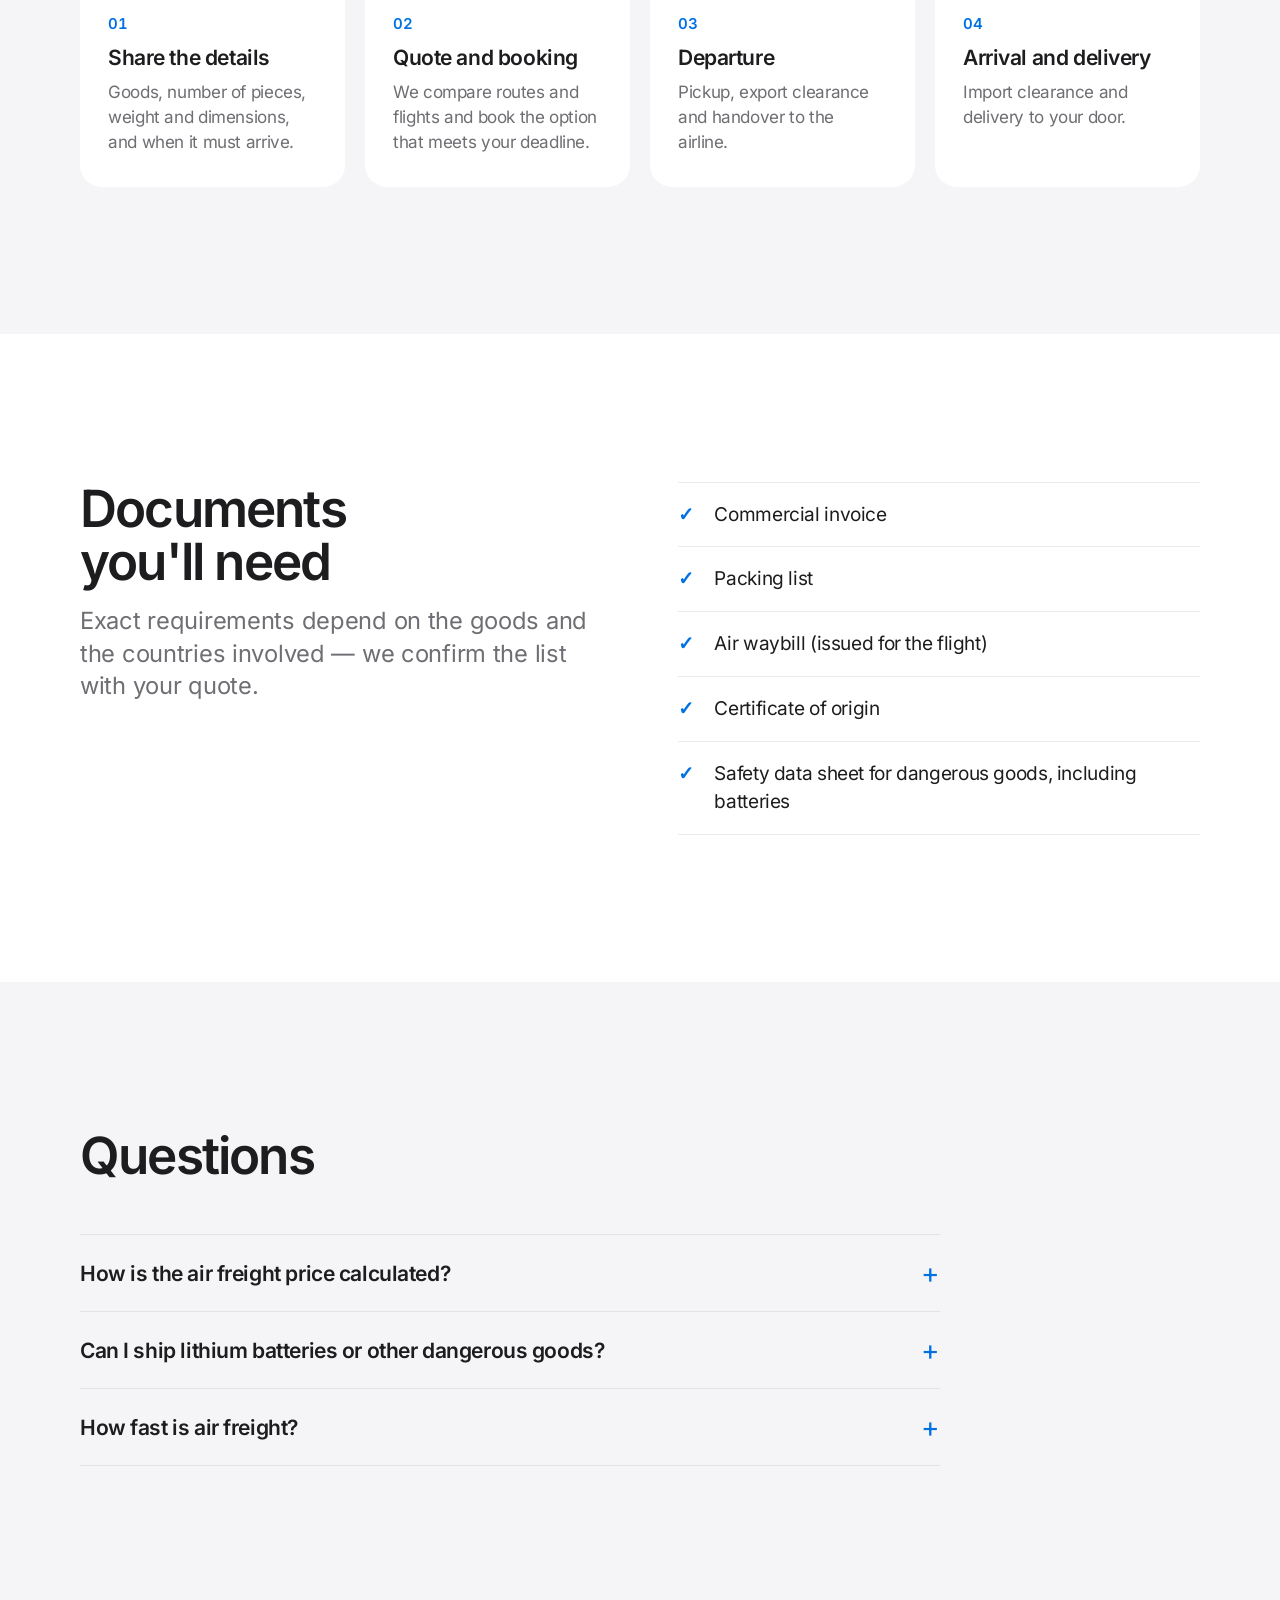
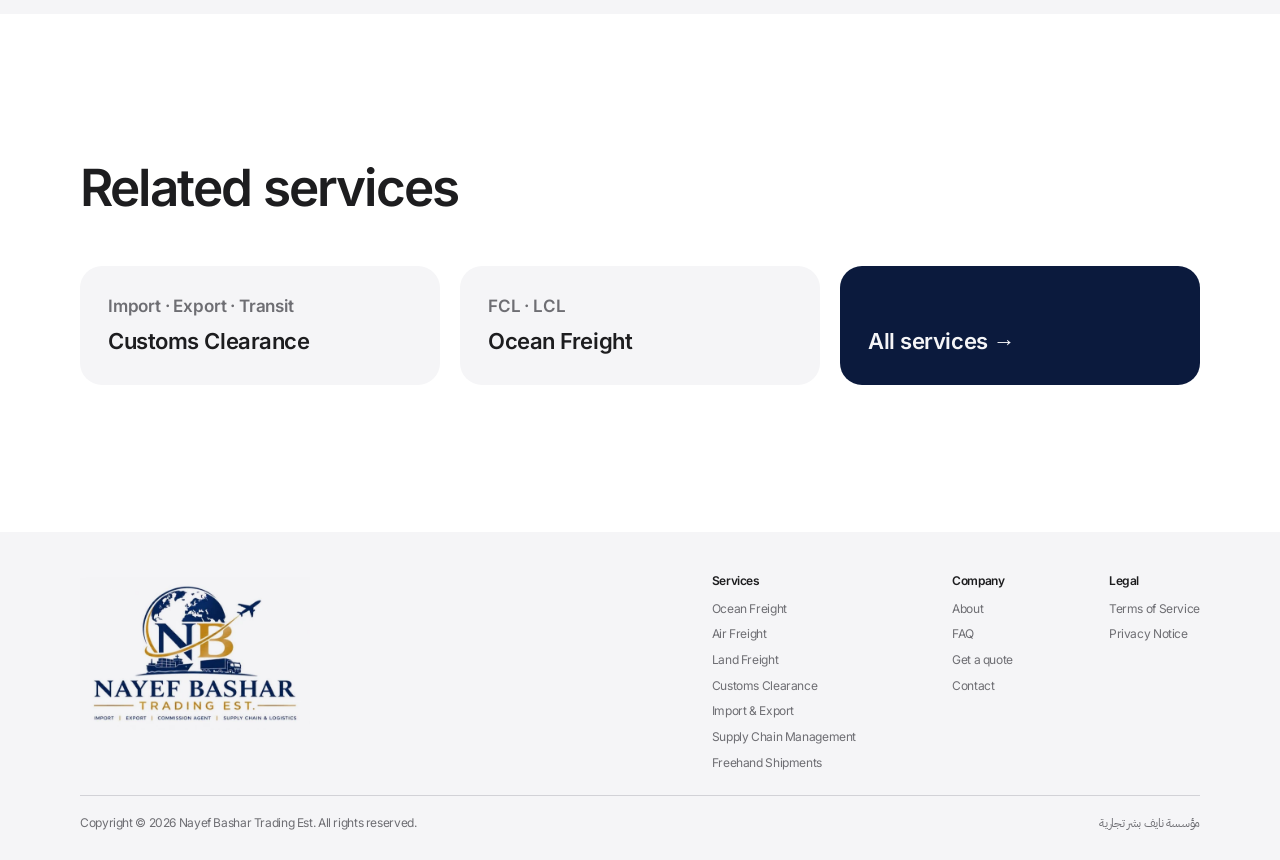
<file: services/air-freight.html>
<!doctype html>
<!-- GENERATED by scripts/build-services.js — do not edit. Change scripts/services-content.js and re-run the script. -->
<html lang="en" dir="ltr" data-page="service" data-title-en="Air Freight — Nayef Bashar Trading Est." data-title-ar="الشحن الجوي — مؤسسة نايف بشر تجارية">
<head>
  <meta charset="utf-8">
  <meta name="viewport" content="width=device-width, initial-scale=1, viewport-fit=cover">
  <title>Air Freight — Nayef Bashar Trading Est.</title>
  <meta name="description" content="Air freight to and from Kuwait: express and consolidated air cargo, airport to airport or door to door, arranged by Nayef Bashar Trading Est.">
  <meta name="theme-color" content="#000000">
  <link rel="canonical" href="https://nayefbashar.com/services/air-freight.html">
  <meta property="og:type" content="website">
  <meta property="og:url" content="https://nayefbashar.com/services/air-freight.html">
  <meta property="og:site_name" content="Nayef Bashar Trading Est.">
  <meta property="og:title" content="Air Freight — Nayef Bashar Trading Est.">
  <meta property="og:description" content="Air freight to and from Kuwait: express and consolidated air cargo, airport to airport or door to door, arranged by Nayef Bashar Trading Est.">
  <meta property="og:image" content="https://nayefbashar.com/assets/logo.png">
  <meta name="twitter:card" content="summary">
  <link rel="icon" type="image/png" href="../assets/favicon.png">
  <link rel="apple-touch-icon" href="../assets/apple-touch-icon.png">
  <link rel="stylesheet" href="../css/fonts.css">
  <link rel="stylesheet" href="../css/site.css">
</head>
<body>
  <a class="skip-link" href="#main" data-i18n="skip">Skip to content</a>

  <header class="nav" id="top">
    <div class="nav-inner">
      <a class="nav-brand" href="../index.html" aria-label="Nayef Bashar Trading Est. — home">
        <img src="../assets/apple-touch-icon.png" alt="" width="28" height="28">
        <span data-i18n="brand">Nayef Bashar</span>
      </a>
      <nav class="nav-links" id="nav-links" aria-label="Main navigation">
        <a href="../index.html" data-i18n="legal.home">Home</a>
        <a href="../index.html#services" data-i18n="nav.services">Services</a>
        <a href="../index.html#about" data-i18n="nav.about">About</a>
        <a href="../index.html#contact" data-i18n="nav.contact">Contact</a>
      </nav>
      <div class="nav-actions">
        <button type="button" class="nav-lang" id="lang-toggle"><span data-i18n="lang.switch">العربية</span></button>
        <a class="pill pill--sm" href="../index.html?service=air#quote" data-i18n="nav.quote">Get a quote</a>
        <button type="button" class="nav-menu" id="menu-toggle" aria-expanded="false" aria-controls="nav-links" aria-label="Menu"><span></span><span></span></button>
      </div>
    </div>
  </header>

  <main id="main">
    <article class="lang-block" lang="en" dir="ltr" aria-labelledby="title-en">
      <section class="svc-hero">
        <div class="container">
          <p class="kicker kicker--hero">Express · Consolidated</p>
          <h1 id="title-en" class="display">Air Freight</h1>
          <p class="hero-lead">Time-critical cargo on the fastest available routes — airport to airport, or door to door with clearance at both ends.</p>
          <a class="pill" href="../index.html?service=air#quote">Get a quote</a>
        </div>
      </section>
      <section class="section">
        <div class="container">
          <h2 class="headline svc-h2">What&#39;s included</h2>
          <ul class="svc-cards" role="list">
            <li class="svc-card"><h3>Express</h3><p>The earliest available flights for urgent shipments.</p></li>
            <li class="svc-card"><h3>Consolidated</h3><p>Your cargo travels with other shipments for a lower rate when timing is flexible.</p></li>
            <li class="svc-card"><h3>Special cargo</h3><p>Perishables, valuables and properly declared dangerous goods, subject to airline acceptance.</p></li>
            <li class="svc-card"><h3>Door to door</h3><p>Pickup, export and import clearance, and delivery to your address.</p></li>
          </ul>
        </div>
      </section>
      <section class="section section--gray">
        <div class="container">
          <h2 class="headline svc-h2">How it works</h2>
          <ol class="steps" role="list">
            <li class="step"><span class="step-num">01</span><h3>Share the details</h3><p>Goods, number of pieces, weight and dimensions, and when it must arrive.</p></li>
            <li class="step"><span class="step-num">02</span><h3>Quote and booking</h3><p>We compare routes and flights and book the option that meets your deadline.</p></li>
            <li class="step"><span class="step-num">03</span><h3>Departure</h3><p>Pickup, export clearance and handover to the airline.</p></li>
            <li class="step"><span class="step-num">04</span><h3>Arrival and delivery</h3><p>Import clearance and delivery to your door.</p></li>
          </ol>
        </div>
      </section>
      <section class="section">
        <div class="container svc-split">
          <div>
            <h2 class="headline svc-h2">Documents you&#39;ll need</h2>
            <p class="subhead">Exact requirements depend on the goods and the countries involved — we confirm the list with your quote.</p>
          </div>
          <ul class="svc-docs" role="list">
            <li>Commercial invoice</li>
            <li>Packing list</li>
            <li>Air waybill (issued for the flight)</li>
            <li>Certificate of origin</li>
            <li>Safety data sheet for dangerous goods, including batteries</li>
          </ul>
        </div>
      </section>
      <section class="section section--gray">
        <div class="container">
          <h2 class="headline svc-h2">Questions</h2>
          <div class="faq-list">
            <details><summary>How is the air freight price calculated?</summary><p>Airlines charge on the chargeable weight: the greater of the actual weight and the volumetric weight. Volumetric weight is length × width × height in centimetres divided by 6,000. Compact, heavy cargo is the best value by air.</p></details>
            <details><summary>Can I ship lithium batteries or other dangerous goods?</summary><p>Often yes, but they must be declared, packed and labelled under IATA dangerous goods rules, and some airlines refuse certain items. Tell us before booking so we can confirm acceptance.</p></details>
            <details><summary>How fast is air freight?</summary><p>It depends on the route and flight availability. We give you the expected schedule with each quote.</p></details>
          </div>
        </div>
      </section>
      <section class="section">
        <div class="container">
          <h2 class="headline svc-h2">Related services</h2>
          <ul class="svc-related" role="list">
            <li><a class="svc-related-link" href="customs-clearance.html"><span class="kicker">Import · Export · Transit</span><strong>Customs Clearance</strong></a></li>
            <li><a class="svc-related-link" href="ocean-freight.html"><span class="kicker">FCL · LCL</span><strong>Ocean Freight</strong></a></li>
            <li><a class="svc-related-link svc-related-link--all" href="../index.html#services"><strong>All services</strong></a></li>
          </ul>
        </div>
      </section>
    </article>

    <article class="lang-block" lang="ar" dir="rtl" aria-labelledby="title-ar">
      <section class="svc-hero">
        <div class="container">
          <p class="kicker kicker--hero">سريع · مجمّع</p>
          <h1 id="title-ar" class="display">الشحن الجوي</h1>
          <p class="hero-lead">شحنات عاجلة على أسرع المسارات المتاحة — من مطار إلى مطار، أو من الباب إلى الباب مع التخليص في الطرفين.</p>
          <a class="pill" href="../index.html?service=air#quote">اطلب عرض سعر</a>
        </div>
      </section>
      <section class="section">
        <div class="container">
          <h2 class="headline svc-h2">ما تشمله الخدمة</h2>
          <ul class="svc-cards" role="list">
            <li class="svc-card"><h3>سريع</h3><p>أقرب الرحلات المتاحة للشحنات العاجلة.</p></li>
            <li class="svc-card"><h3>مجمّع</h3><p>تُشحن بضاعتك مع شحنات أخرى بسعر أقل عندما يكون الموعد مرناً.</p></li>
            <li class="svc-card"><h3>بضائع خاصة</h3><p>المواد القابلة للتلف والثمينة والبضائع الخطرة المصرّح عنها بشكل صحيح، وفق قبول شركة الطيران.</p></li>
            <li class="svc-card"><h3>من الباب إلى الباب</h3><p>الاستلام، وتخليص التصدير والاستيراد، والتسليم إلى عنوانك.</p></li>
          </ul>
        </div>
      </section>
      <section class="section section--gray">
        <div class="container">
          <h2 class="headline svc-h2">كيف نعمل</h2>
          <ol class="steps" role="list">
            <li class="step"><span class="step-num">01</span><h3>شاركنا التفاصيل</h3><p>البضاعة، وعدد الطرود، والوزن والأبعاد، وموعد الوصول المطلوب.</p></li>
            <li class="step"><span class="step-num">02</span><h3>العرض والحجز</h3><p>نقارن المسارات والرحلات ونحجز الخيار الذي يحقق موعدك.</p></li>
            <li class="step"><span class="step-num">03</span><h3>المغادرة</h3><p>الاستلام وتخليص التصدير والتسليم لشركة الطيران.</p></li>
            <li class="step"><span class="step-num">04</span><h3>الوصول والتسليم</h3><p>تخليص الاستيراد والتسليم إلى بابك.</p></li>
          </ol>
        </div>
      </section>
      <section class="section">
        <div class="container svc-split">
          <div>
            <h2 class="headline svc-h2">المستندات المطلوبة</h2>
            <p class="subhead">تختلف المتطلبات بحسب البضاعة والدول المعنية — نؤكد لك القائمة مع عرض السعر.</p>
          </div>
          <ul class="svc-docs" role="list">
            <li>الفاتورة التجارية</li>
            <li>قائمة التعبئة</li>
            <li>بوليصة الشحن الجوي (تصدر للرحلة)</li>
            <li>شهادة المنشأ</li>
            <li>نشرة بيانات السلامة للبضائع الخطرة، بما فيها البطاريات</li>
          </ul>
        </div>
      </section>
      <section class="section section--gray">
        <div class="container">
          <h2 class="headline svc-h2">أسئلة شائعة</h2>
          <div class="faq-list">
            <details><summary>كيف يُحسب سعر الشحن الجوي؟</summary><p>تحتسب شركات الطيران السعر على الوزن المحتسب: الأكبر بين الوزن الفعلي والوزن الحجمي. الوزن الحجمي هو الطول × العرض × الارتفاع بالسنتيمتر مقسوماً على ٦٠٠٠. البضائع الثقيلة صغيرة الحجم هي الأوفر جواً.</p></details>
            <details><summary>هل يمكنني شحن بطاريات الليثيوم أو بضائع خطرة أخرى؟</summary><p>غالباً نعم، لكن يجب التصريح عنها وتعبئتها ووسمها وفق قواعد اتحاد النقل الجوي الدولي (IATA) للبضائع الخطرة، وبعض شركات الطيران ترفض مواد معينة. أخبرنا قبل الحجز لنؤكد القبول.</p></details>
            <details><summary>ما سرعة الشحن الجوي؟</summary><p>تعتمد على المسار وتوفر الرحلات. نعطيك الجدول المتوقع مع كل عرض سعر.</p></details>
          </div>
        </div>
      </section>
      <section class="section">
        <div class="container">
          <h2 class="headline svc-h2">خدمات ذات صلة</h2>
          <ul class="svc-related" role="list">
            <li><a class="svc-related-link" href="customs-clearance.html"><span class="kicker">استيراد · تصدير · ترانزيت</span><strong>التخليص الجمركي</strong></a></li>
            <li><a class="svc-related-link" href="ocean-freight.html"><span class="kicker">حاويات كاملة · جزئية</span><strong>الشحن البحري</strong></a></li>
            <li><a class="svc-related-link svc-related-link--all" href="../index.html#services"><strong>كل الخدمات</strong></a></li>
          </ul>
        </div>
      </section>
    </article>
  </main>

  <a class="wa-float" href="#" data-whatsapp target="_blank" rel="noopener" data-i18n-label="wa.float" aria-label="Chat with us on WhatsApp">
    <svg viewBox="0 0 24 24" aria-hidden="true"><path d="M12 2a10 10 0 0 0-8.6 15.1L2 22l5-1.3A10 10 0 1 0 12 2zm0 18.2a8.2 8.2 0 0 1-4.2-1.2l-.3-.2-3 .8.8-2.9-.2-.3A8.2 8.2 0 1 1 12 20.2zm4.5-6.1c-.2-.1-1.5-.7-1.7-.8-.2-.1-.4-.1-.6.1l-.8 1c-.1.2-.3.2-.5.1a6.7 6.7 0 0 1-3.3-2.9c-.2-.4.2-.4.7-1.3.1-.2 0-.3 0-.4l-.8-1.8c-.2-.5-.4-.4-.6-.4h-.5a1 1 0 0 0-.7.3 3 3 0 0 0-.9 2.2 5.2 5.2 0 0 0 1.1 2.8 12 12 0 0 0 4.6 4c1.7.7 2.4.8 3.2.7.5-.1 1.5-.6 1.8-1.2.2-.6.2-1.1.1-1.2l-.4-.2z"/></svg>
  </a>

  <footer class="footer">
    <div class="container">
      <div class="footer-top">
        <img class="footer-logo" src="../assets/logo.webp" alt="Nayef Bashar Trading Est." width="566" height="388" loading="lazy">
        <nav class="footer-nav" aria-label="Footer">
          <div><h3 data-i18n="footer.services">Services</h3>
            <a href="ocean-freight.html" data-i18n="svc.ocean.title">Ocean Freight</a><a href="air-freight.html" data-i18n="svc.air.title">Air Freight</a><a href="land-freight.html" data-i18n="svc.land.title">Land Freight</a><a href="customs-clearance.html" data-i18n="svc.customs.title">Customs Clearance</a><a href="import-export.html" data-i18n="svc.trade.title">Import &amp; Export</a><a href="supply-chain.html" data-i18n="svc.supply.title">Supply Chain Management</a><a href="freehand-shipments.html" data-i18n="svc.freehand.title">Freehand Shipments</a>
          </div>
          <div><h3 data-i18n="footer.company">Company</h3>
            <a href="../index.html#about" data-i18n="nav.about">About</a><a href="../index.html#faq" data-i18n="nav.faq">FAQ</a>
            <a href="../index.html#quote" data-i18n="nav.quote">Get a quote</a><a href="../index.html#contact" data-i18n="nav.contact">Contact</a>
          </div>
          <div><h3 data-i18n="footer.legal">Legal</h3>
            <a href="../terms.html" data-i18n="footer.terms">Terms of Service</a><a href="../privacy.html" data-i18n="footer.privacy">Privacy Notice</a>
          </div>
        </nav>
      </div>
      <p class="footer-legal">
        <span data-i18n="footer.copy">Copyright © Nayef Bashar Trading Est. All rights reserved.</span>
        <span class="footer-ids"><span data-fact-row hidden><span data-i18n="footer.cr">CR No.</span> <span data-fact="cr" dir="ltr"></span></span><span class="footer-ar" lang="ar" dir="rtl">مؤسسة نايف بشر تجارية</span></span>
      </p>
    </div>
  </footer>

  <script src="../js/i18n.js"></script>
  <script src="../js/site.js"></script>
</body>
</html>
</file>
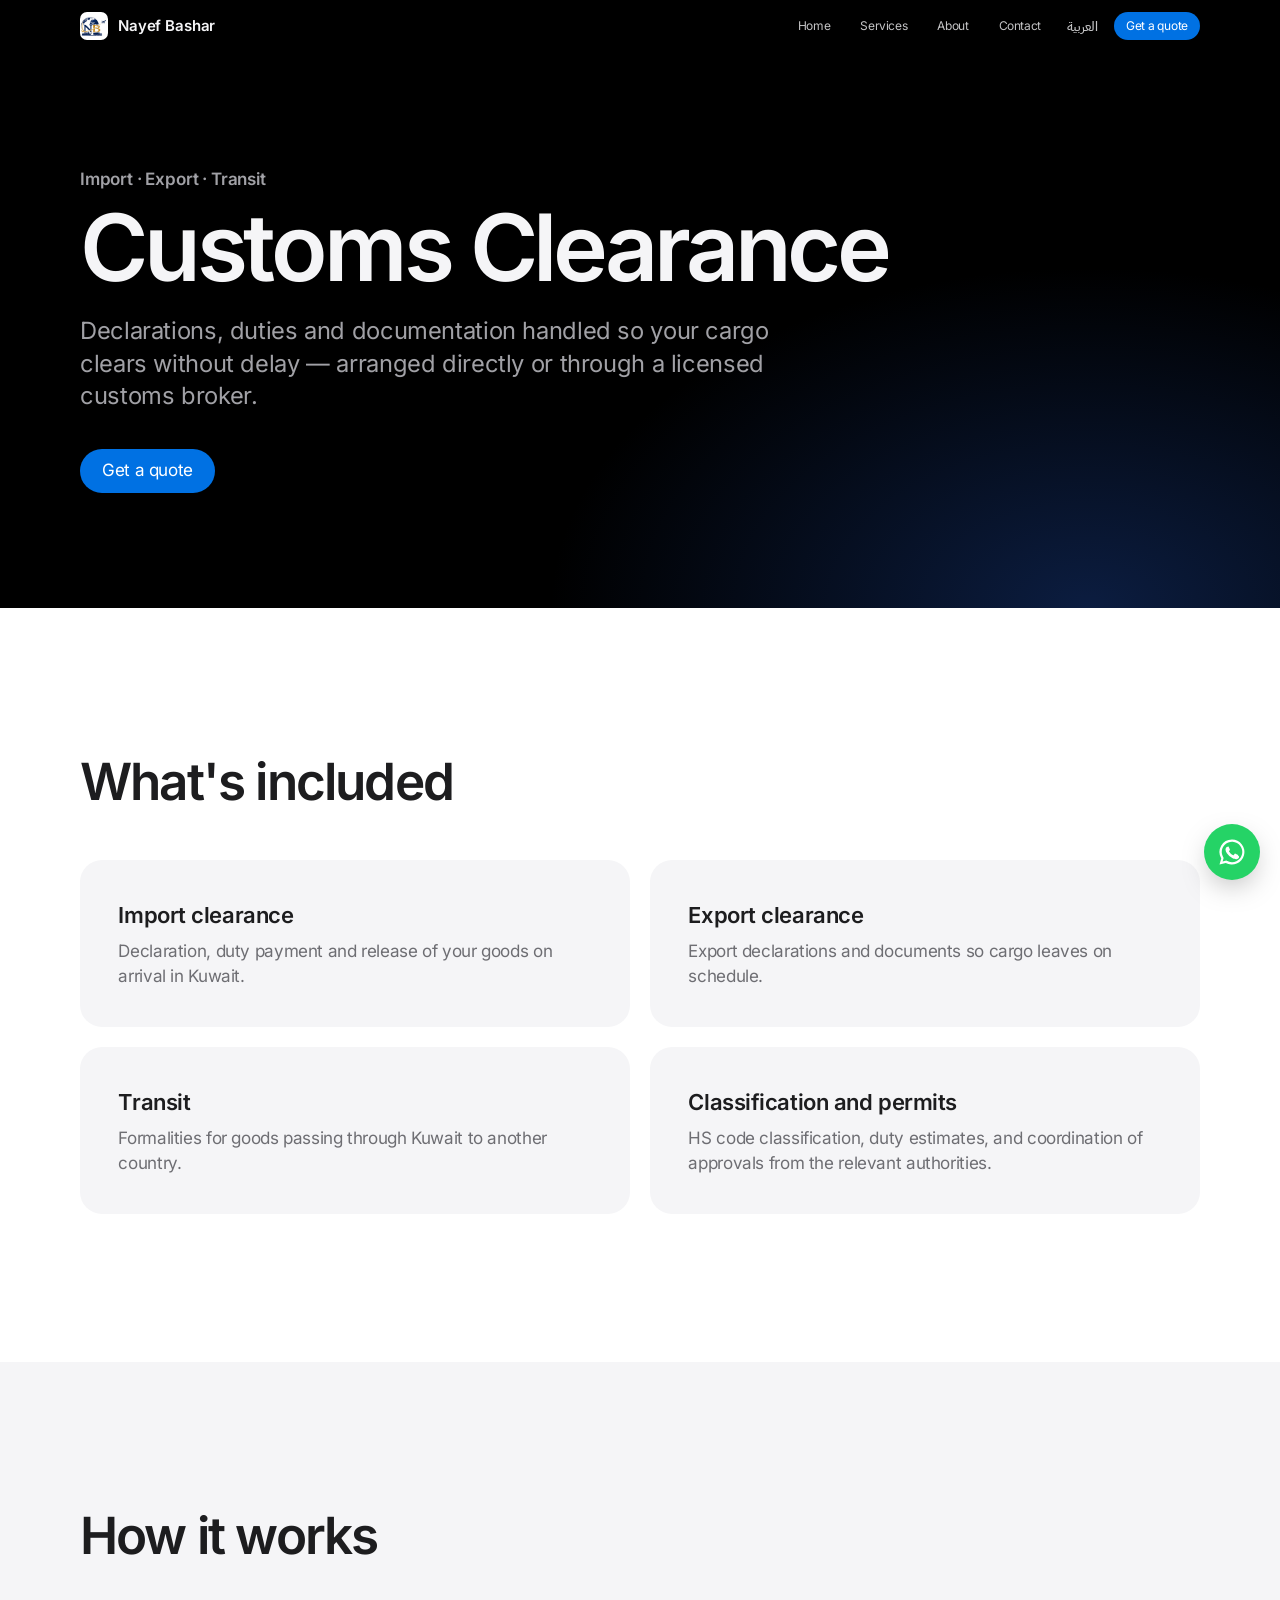
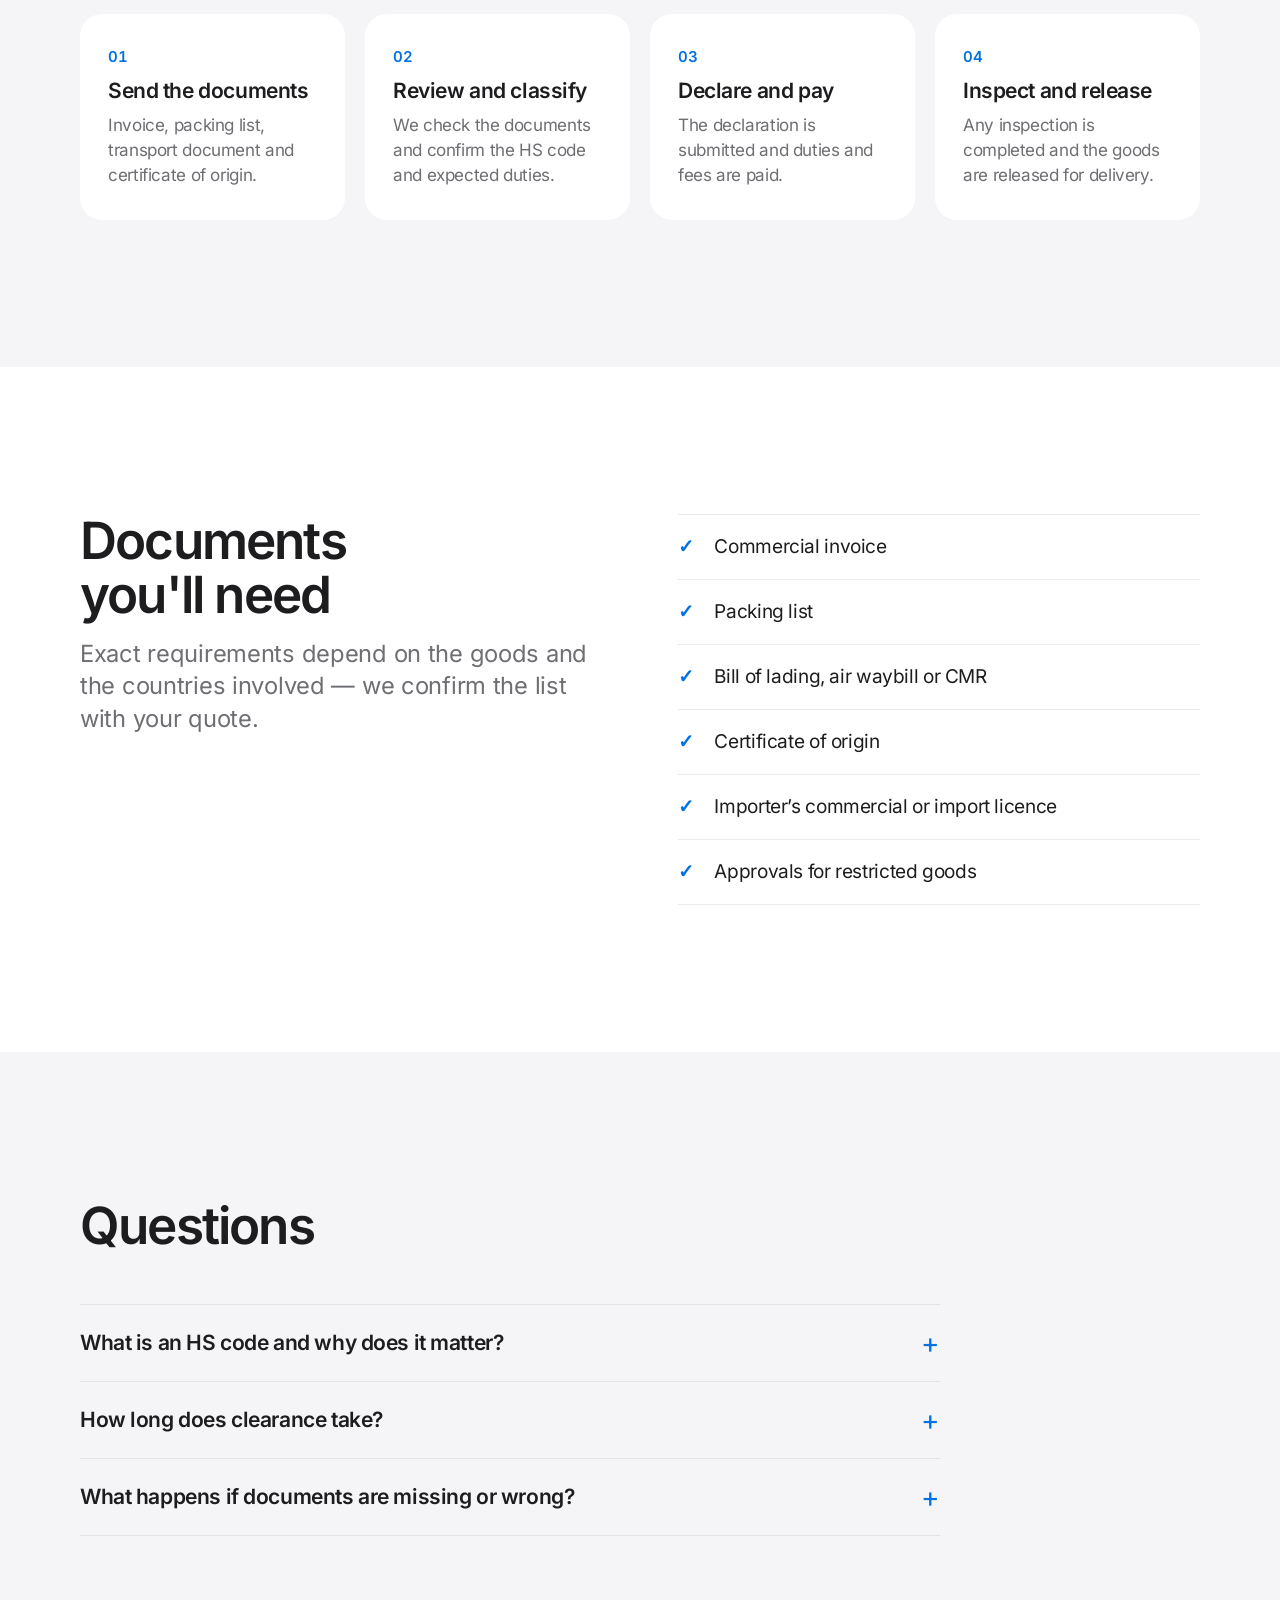
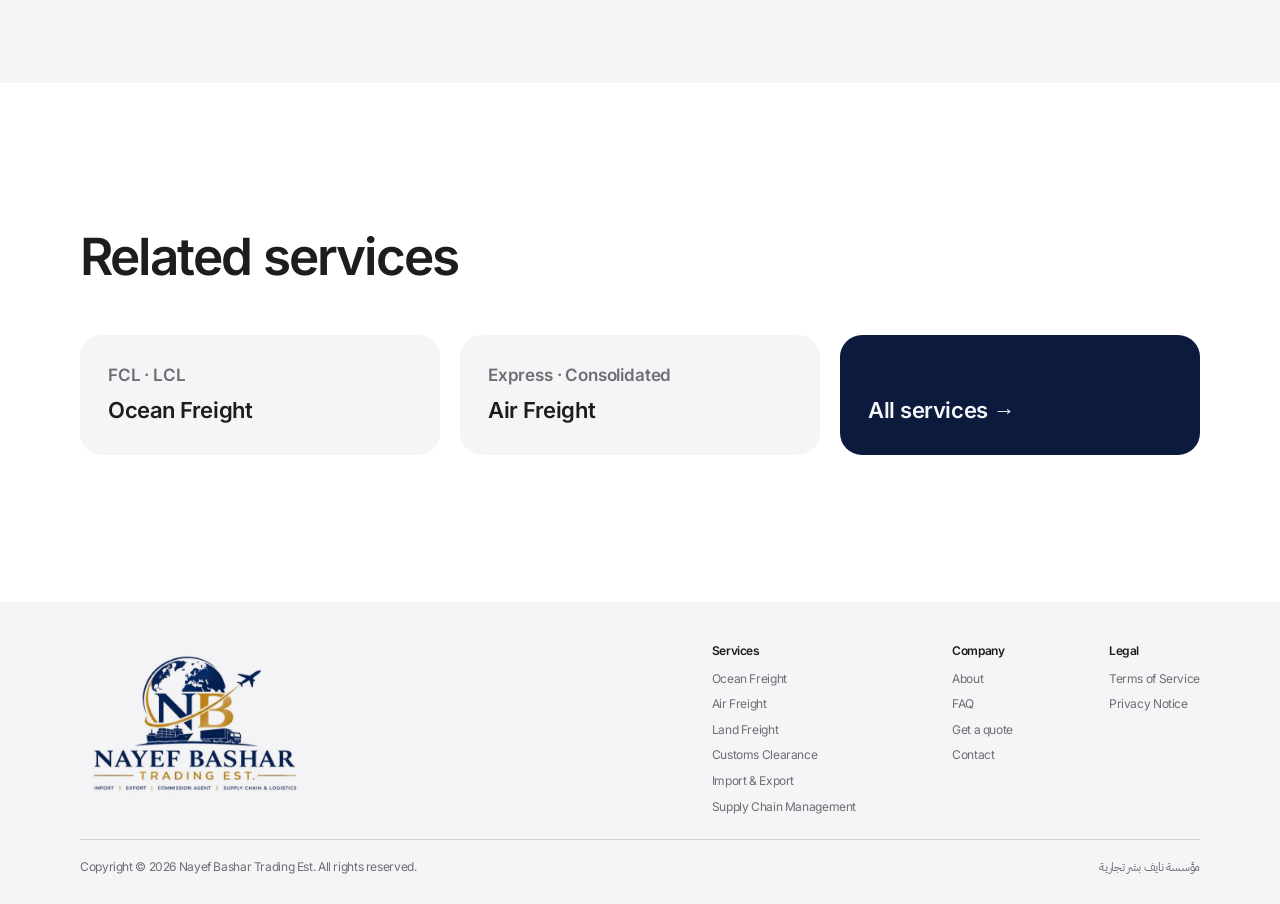
<file: services/customs-clearance.html>
<!doctype html>
<!-- GENERATED by scripts/build-services.js — do not edit. Change scripts/services-content.js and re-run the script. -->
<html lang="en" dir="ltr" data-page="service" data-title-en="Customs Clearance — Nayef Bashar Trading Est." data-title-ar="التخليص الجمركي — مؤسسة نايف بشر تجارية">
<head>
  <meta charset="utf-8">
  <meta name="viewport" content="width=device-width, initial-scale=1, viewport-fit=cover">
  <title>Customs Clearance — Nayef Bashar Trading Est.</title>
  <meta name="description" content="Customs clearance in Kuwait for imports, exports and transit: declarations, HS classification, duties and permits, arranged by Nayef Bashar Trading Est.">
  <meta name="theme-color" content="#000000">
  <link rel="canonical" href="https://nayefbashar.com/services/customs-clearance.html">
  <meta property="og:type" content="website">
  <meta property="og:url" content="https://nayefbashar.com/services/customs-clearance.html">
  <meta property="og:site_name" content="Nayef Bashar Trading Est.">
  <meta property="og:title" content="Customs Clearance — Nayef Bashar Trading Est.">
  <meta property="og:description" content="Customs clearance in Kuwait for imports, exports and transit: declarations, HS classification, duties and permits, arranged by Nayef Bashar Trading Est.">
  <meta property="og:image" content="https://nayefbashar.com/assets/logo.png">
  <meta name="twitter:card" content="summary">
  <link rel="icon" type="image/png" href="../assets/favicon.png">
  <link rel="apple-touch-icon" href="../assets/apple-touch-icon.png">
  <link rel="stylesheet" href="../css/fonts.css">
  <link rel="stylesheet" href="../css/site.css">
</head>
<body>
  <a class="skip-link" href="#main" data-i18n="skip">Skip to content</a>

  <header class="nav" id="top">
    <div class="nav-inner">
      <a class="nav-brand" href="../index.html" aria-label="Nayef Bashar Trading Est. — home">
        <img src="../assets/apple-touch-icon.png" alt="" width="28" height="28">
        <span data-i18n="brand">Nayef Bashar</span>
      </a>
      <nav class="nav-links" id="nav-links" aria-label="Main navigation">
        <a href="../index.html" data-i18n="legal.home">Home</a>
        <a href="../index.html#services" data-i18n="nav.services">Services</a>
        <a href="../index.html#about" data-i18n="nav.about">About</a>
        <a href="../index.html#contact" data-i18n="nav.contact">Contact</a>
      </nav>
      <div class="nav-actions">
        <button type="button" class="nav-lang" id="lang-toggle"><span data-i18n="lang.switch">العربية</span></button>
        <a class="pill pill--sm" href="../index.html?service=customs#quote" data-i18n="nav.quote">Get a quote</a>
        <button type="button" class="nav-menu" id="menu-toggle" aria-expanded="false" aria-controls="nav-links" aria-label="Menu"><span></span><span></span></button>
      </div>
    </div>
  </header>

  <main id="main">
    <article class="lang-block" lang="en" dir="ltr" aria-labelledby="title-en">
      <section class="svc-hero">
        <div class="container">
          <p class="kicker kicker--hero">Import · Export · Transit</p>
          <h1 id="title-en" class="display">Customs Clearance</h1>
          <p class="hero-lead">Declarations, duties and documentation handled so your cargo clears without delay — arranged directly or through a licensed customs broker.</p>
          <a class="pill" href="../index.html?service=customs#quote">Get a quote</a>
        </div>
      </section>
      <section class="section">
        <div class="container">
          <h2 class="headline svc-h2">What&#39;s included</h2>
          <ul class="svc-cards" role="list">
            <li class="svc-card"><h3>Import clearance</h3><p>Declaration, duty payment and release of your goods on arrival in Kuwait.</p></li>
            <li class="svc-card"><h3>Export clearance</h3><p>Export declarations and documents so cargo leaves on schedule.</p></li>
            <li class="svc-card"><h3>Transit</h3><p>Formalities for goods passing through Kuwait to another country.</p></li>
            <li class="svc-card"><h3>Classification and permits</h3><p>HS code classification, duty estimates, and coordination of approvals from the relevant authorities.</p></li>
          </ul>
        </div>
      </section>
      <section class="section section--gray">
        <div class="container">
          <h2 class="headline svc-h2">How it works</h2>
          <ol class="steps" role="list">
            <li class="step"><span class="step-num">01</span><h3>Send the documents</h3><p>Invoice, packing list, transport document and certificate of origin.</p></li>
            <li class="step"><span class="step-num">02</span><h3>Review and classify</h3><p>We check the documents and confirm the HS code and expected duties.</p></li>
            <li class="step"><span class="step-num">03</span><h3>Declare and pay</h3><p>The declaration is submitted and duties and fees are paid.</p></li>
            <li class="step"><span class="step-num">04</span><h3>Inspect and release</h3><p>Any inspection is completed and the goods are released for delivery.</p></li>
          </ol>
        </div>
      </section>
      <section class="section">
        <div class="container svc-split">
          <div>
            <h2 class="headline svc-h2">Documents you&#39;ll need</h2>
            <p class="subhead">Exact requirements depend on the goods and the countries involved — we confirm the list with your quote.</p>
          </div>
          <ul class="svc-docs" role="list">
            <li>Commercial invoice</li>
            <li>Packing list</li>
            <li>Bill of lading, air waybill or CMR</li>
            <li>Certificate of origin</li>
            <li>Importer’s commercial or import licence</li>
            <li>Approvals for restricted goods</li>
          </ul>
        </div>
      </section>
      <section class="section section--gray">
        <div class="container">
          <h2 class="headline svc-h2">Questions</h2>
          <div class="faq-list">
            <details><summary>What is an HS code and why does it matter?</summary><p>The Harmonized System code classifies your goods for customs. It decides the duty rate and whether a permit is needed, so the right code avoids overpaying and delays.</p></details>
            <details><summary>How long does clearance take?</summary><p>It depends on the goods, the completeness of the documents and whether customs inspects the cargo. Complete, consistent documents are the fastest route.</p></details>
            <details><summary>What happens if documents are missing or wrong?</summary><p>Customs can hold the goods until they are corrected, and storage or demurrage charges may build up. We review documents before arrival to prevent this.</p></details>
          </div>
        </div>
      </section>
      <section class="section">
        <div class="container">
          <h2 class="headline svc-h2">Related services</h2>
          <ul class="svc-related" role="list">
            <li><a class="svc-related-link" href="ocean-freight.html"><span class="kicker">FCL · LCL</span><strong>Ocean Freight</strong></a></li>
            <li><a class="svc-related-link" href="air-freight.html"><span class="kicker">Express · Consolidated</span><strong>Air Freight</strong></a></li>
            <li><a class="svc-related-link svc-related-link--all" href="../index.html#services"><strong>All services</strong></a></li>
          </ul>
        </div>
      </section>
    </article>

    <article class="lang-block" lang="ar" dir="rtl" aria-labelledby="title-ar">
      <section class="svc-hero">
        <div class="container">
          <p class="kicker kicker--hero">استيراد · تصدير · ترانزيت</p>
          <h1 id="title-ar" class="display">التخليص الجمركي</h1>
          <p class="hero-lead">البيانات الجمركية والرسوم والمستندات تُنجز لتُخلَّص بضاعتك دون تأخير — مباشرةً أو من خلال مخلص جمركي مرخص.</p>
          <a class="pill" href="../index.html?service=customs#quote">اطلب عرض سعر</a>
        </div>
      </section>
      <section class="section">
        <div class="container">
          <h2 class="headline svc-h2">ما تشمله الخدمة</h2>
          <ul class="svc-cards" role="list">
            <li class="svc-card"><h3>تخليص الاستيراد</h3><p>البيان الجمركي ودفع الرسوم والإفراج عن بضاعتك عند وصولها إلى الكويت.</p></li>
            <li class="svc-card"><h3>تخليص التصدير</h3><p>بيانات ومستندات التصدير لتغادر البضاعة في موعدها.</p></li>
            <li class="svc-card"><h3>الترانزيت</h3><p>إجراءات البضائع العابرة عبر الكويت إلى دولة أخرى.</p></li>
            <li class="svc-card"><h3>التصنيف والتصاريح</h3><p>تصنيف البند الجمركي (HS)، وتقدير الرسوم، وتنسيق الموافقات مع الجهات المختصة.</p></li>
          </ul>
        </div>
      </section>
      <section class="section section--gray">
        <div class="container">
          <h2 class="headline svc-h2">كيف نعمل</h2>
          <ol class="steps" role="list">
            <li class="step"><span class="step-num">01</span><h3>أرسل المستندات</h3><p>الفاتورة، وقائمة التعبئة، ومستند النقل، وشهادة المنشأ.</p></li>
            <li class="step"><span class="step-num">02</span><h3>المراجعة والتصنيف</h3><p>نراجع المستندات ونؤكد البند الجمركي والرسوم المتوقعة.</p></li>
            <li class="step"><span class="step-num">03</span><h3>التصريح والدفع</h3><p>يُقدَّم البيان الجمركي وتُدفع الرسوم.</p></li>
            <li class="step"><span class="step-num">04</span><h3>الفحص والإفراج</h3><p>يُستكمل أي فحص ويُفرج عن البضاعة للتسليم.</p></li>
          </ol>
        </div>
      </section>
      <section class="section">
        <div class="container svc-split">
          <div>
            <h2 class="headline svc-h2">المستندات المطلوبة</h2>
            <p class="subhead">تختلف المتطلبات بحسب البضاعة والدول المعنية — نؤكد لك القائمة مع عرض السعر.</p>
          </div>
          <ul class="svc-docs" role="list">
            <li>الفاتورة التجارية</li>
            <li>قائمة التعبئة</li>
            <li>بوليصة الشحن البحري أو الجوي أو إرسالية CMR</li>
            <li>شهادة المنشأ</li>
            <li>الرخصة التجارية أو رخصة الاستيراد للمستورد</li>
            <li>الموافقات للبضائع المقيدة</li>
          </ul>
        </div>
      </section>
      <section class="section section--gray">
        <div class="container">
          <h2 class="headline svc-h2">أسئلة شائعة</h2>
          <div class="faq-list">
            <details><summary>ما هو البند الجمركي (HS) ولماذا يهم؟</summary><p>رمز النظام المنسق يصنّف بضاعتك لدى الجمارك، ويحدد نسبة الرسوم وما إذا كان التصريح مطلوباً، لذا فالرمز الصحيح يجنبك دفع زيادة والتأخير.</p></details>
            <details><summary>كم يستغرق التخليص؟</summary><p>يعتمد على نوع البضاعة واكتمال المستندات وما إذا فحصت الجمارك الشحنة. المستندات الكاملة والمتطابقة هي الطريق الأسرع.</p></details>
            <details><summary>ماذا يحدث إذا كانت المستندات ناقصة أو خاطئة؟</summary><p>قد تحتجز الجمارك البضاعة حتى تُصحَّح، وقد تتراكم رسوم التخزين أو الديمريج. نراجع المستندات قبل الوصول لتفادي ذلك.</p></details>
          </div>
        </div>
      </section>
      <section class="section">
        <div class="container">
          <h2 class="headline svc-h2">خدمات ذات صلة</h2>
          <ul class="svc-related" role="list">
            <li><a class="svc-related-link" href="ocean-freight.html"><span class="kicker">حاويات كاملة · جزئية</span><strong>الشحن البحري</strong></a></li>
            <li><a class="svc-related-link" href="air-freight.html"><span class="kicker">سريع · مجمّع</span><strong>الشحن الجوي</strong></a></li>
            <li><a class="svc-related-link svc-related-link--all" href="../index.html#services"><strong>كل الخدمات</strong></a></li>
          </ul>
        </div>
      </section>
    </article>
  </main>

  <a class="wa-float" href="#" data-whatsapp target="_blank" rel="noopener" data-i18n-label="wa.float" aria-label="Chat with us on WhatsApp">
    <svg viewBox="0 0 24 24" aria-hidden="true"><path d="M12 2a10 10 0 0 0-8.6 15.1L2 22l5-1.3A10 10 0 1 0 12 2zm0 18.2a8.2 8.2 0 0 1-4.2-1.2l-.3-.2-3 .8.8-2.9-.2-.3A8.2 8.2 0 1 1 12 20.2zm4.5-6.1c-.2-.1-1.5-.7-1.7-.8-.2-.1-.4-.1-.6.1l-.8 1c-.1.2-.3.2-.5.1a6.7 6.7 0 0 1-3.3-2.9c-.2-.4.2-.4.7-1.3.1-.2 0-.3 0-.4l-.8-1.8c-.2-.5-.4-.4-.6-.4h-.5a1 1 0 0 0-.7.3 3 3 0 0 0-.9 2.2 5.2 5.2 0 0 0 1.1 2.8 12 12 0 0 0 4.6 4c1.7.7 2.4.8 3.2.7.5-.1 1.5-.6 1.8-1.2.2-.6.2-1.1.1-1.2l-.4-.2z"/></svg>
  </a>

  <footer class="footer">
    <div class="container">
      <div class="footer-top">
        <img class="footer-logo" src="../assets/logo.webp" alt="Nayef Bashar Trading Est." width="566" height="388" loading="lazy">
        <nav class="footer-nav" aria-label="Footer">
          <div><h3 data-i18n="footer.services">Services</h3>
            <a href="ocean-freight.html" data-i18n="svc.ocean.title">Ocean Freight</a><a href="air-freight.html" data-i18n="svc.air.title">Air Freight</a><a href="land-freight.html" data-i18n="svc.land.title">Land Freight</a><a href="customs-clearance.html" data-i18n="svc.customs.title">Customs Clearance</a><a href="import-export.html" data-i18n="svc.trade.title">Import &amp; Export</a><a href="supply-chain.html" data-i18n="svc.supply.title">Supply Chain Management</a>
          </div>
          <div><h3 data-i18n="footer.company">Company</h3>
            <a href="../index.html#about" data-i18n="nav.about">About</a><a href="../index.html#faq" data-i18n="nav.faq">FAQ</a>
            <a href="../index.html#quote" data-i18n="nav.quote">Get a quote</a><a href="../index.html#contact" data-i18n="nav.contact">Contact</a>
          </div>
          <div><h3 data-i18n="footer.legal">Legal</h3>
            <a href="../terms.html" data-i18n="footer.terms">Terms of Service</a><a href="../privacy.html" data-i18n="footer.privacy">Privacy Notice</a>
          </div>
        </nav>
      </div>
      <p class="footer-legal">
        <span data-i18n="footer.copy">Copyright © Nayef Bashar Trading Est. All rights reserved.</span>
        <span class="footer-ids"><span data-fact-row hidden><span data-i18n="footer.cr">CR No.</span> <span data-fact="cr" dir="ltr"></span></span><span class="footer-ar" lang="ar" dir="rtl">مؤسسة نايف بشر تجارية</span></span>
      </p>
    </div>
  </footer>

  <script src="../js/i18n.js"></script>
  <script src="../js/site.js"></script>
</body>
</html>
</file>
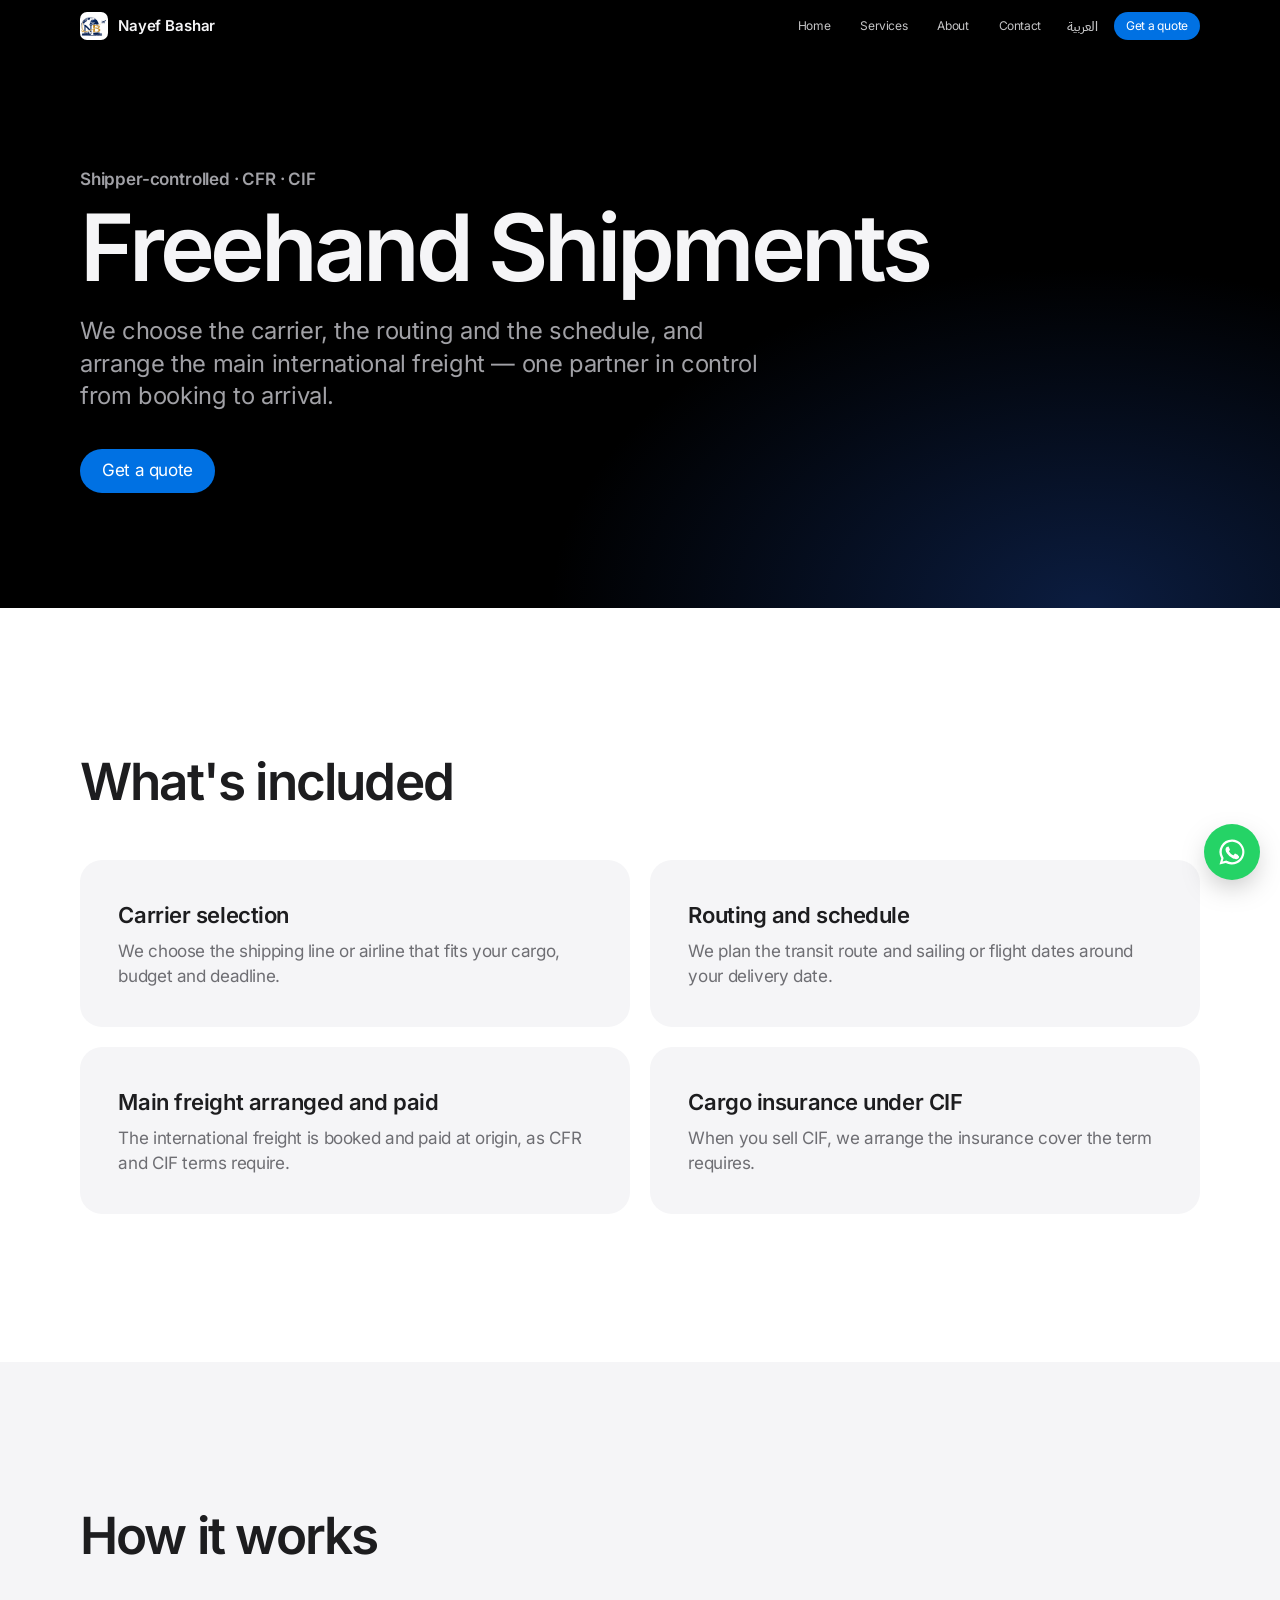
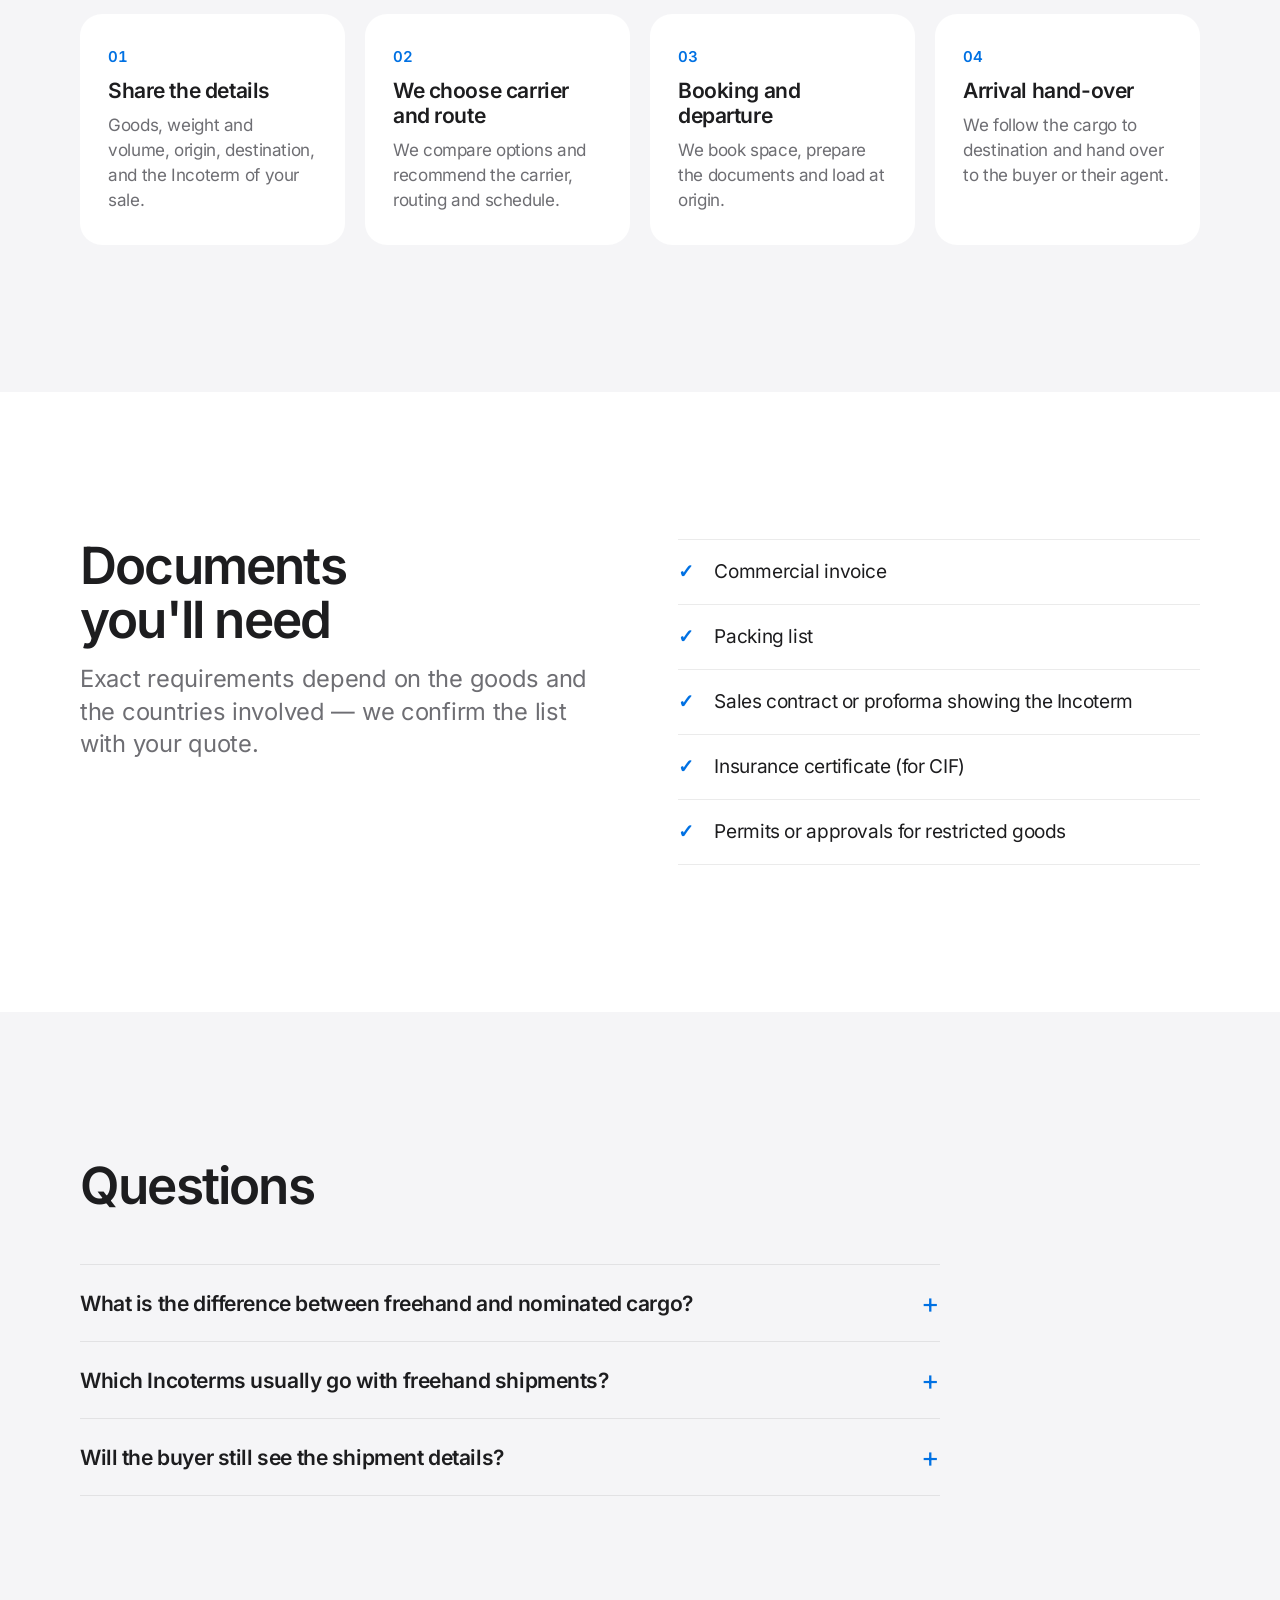
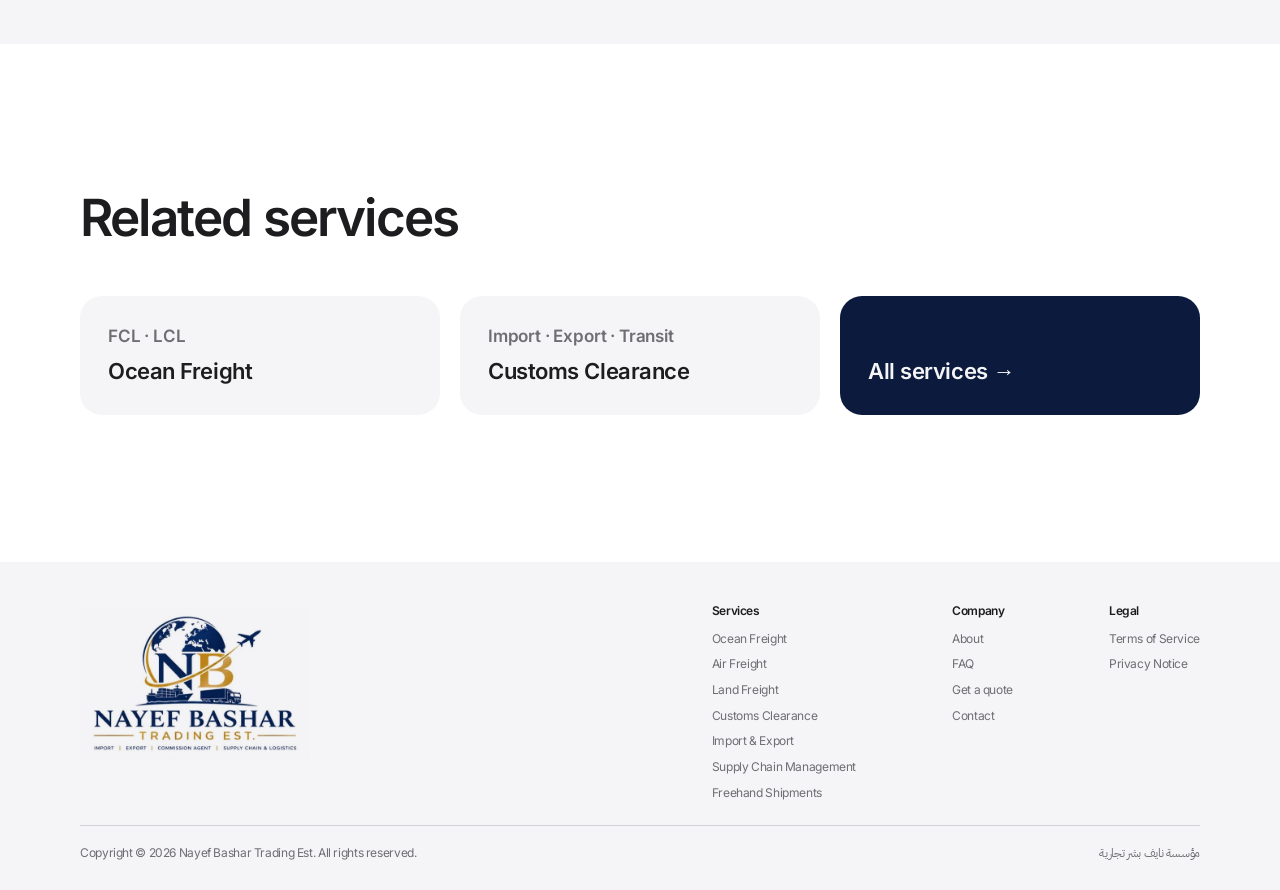
<file: services/freehand-shipments.html>
<!doctype html>
<!-- GENERATED by scripts/build-services.js — do not edit. Change scripts/services-content.js and re-run the script. -->
<html lang="en" dir="ltr" data-page="service" data-title-en="Freehand Shipments — Nayef Bashar Trading Est." data-title-ar="شحنات فري هاند — مؤسسة نايف بشر تجارية">
<head>
  <meta charset="utf-8">
  <meta name="viewport" content="width=device-width, initial-scale=1, viewport-fit=cover">
  <title>Freehand Shipments — Nayef Bashar Trading Est.</title>
  <meta name="description" content="Freehand shipments from Kuwait: the shipper’s forwarder selects the carrier, routing and schedule and arranges the main freight under terms like CFR or CIF, with Nayef Bashar Trading Est.">
  <meta name="theme-color" content="#000000">
  <link rel="canonical" href="https://nayefbashar.com/services/freehand-shipments.html">
  <meta property="og:type" content="website">
  <meta property="og:url" content="https://nayefbashar.com/services/freehand-shipments.html">
  <meta property="og:site_name" content="Nayef Bashar Trading Est.">
  <meta property="og:title" content="Freehand Shipments — Nayef Bashar Trading Est.">
  <meta property="og:description" content="Freehand shipments from Kuwait: the shipper’s forwarder selects the carrier, routing and schedule and arranges the main freight under terms like CFR or CIF, with Nayef Bashar Trading Est.">
  <meta property="og:image" content="https://nayefbashar.com/assets/logo.png">
  <meta name="twitter:card" content="summary">
  <link rel="icon" type="image/png" href="../assets/favicon.png">
  <link rel="apple-touch-icon" href="../assets/apple-touch-icon.png">
  <link rel="stylesheet" href="../css/fonts.css">
  <link rel="stylesheet" href="../css/site.css">
</head>
<body>
  <a class="skip-link" href="#main" data-i18n="skip">Skip to content</a>

  <header class="nav" id="top">
    <div class="nav-inner">
      <a class="nav-brand" href="../index.html" aria-label="Nayef Bashar Trading Est. — home">
        <img src="../assets/apple-touch-icon.png" alt="" width="28" height="28">
        <span data-i18n="brand">Nayef Bashar</span>
      </a>
      <nav class="nav-links" id="nav-links" aria-label="Main navigation">
        <a href="../index.html" data-i18n="legal.home">Home</a>
        <a href="../index.html#services" data-i18n="nav.services">Services</a>
        <a href="../index.html#about" data-i18n="nav.about">About</a>
        <a href="../index.html#contact" data-i18n="nav.contact">Contact</a>
      </nav>
      <div class="nav-actions">
        <button type="button" class="nav-lang" id="lang-toggle"><span data-i18n="lang.switch">العربية</span></button>
        <a class="pill pill--sm" href="../index.html?service=freehand#quote" data-i18n="nav.quote">Get a quote</a>
        <button type="button" class="nav-menu" id="menu-toggle" aria-expanded="false" aria-controls="nav-links" aria-label="Menu"><span></span><span></span></button>
      </div>
    </div>
  </header>

  <main id="main">
    <article class="lang-block" lang="en" dir="ltr" aria-labelledby="title-en">
      <section class="svc-hero">
        <div class="container">
          <p class="kicker kicker--hero">Shipper-controlled · CFR · CIF</p>
          <h1 id="title-en" class="display">Freehand Shipments</h1>
          <p class="hero-lead">We choose the carrier, the routing and the schedule, and arrange the main international freight — one partner in control from booking to arrival.</p>
          <a class="pill" href="../index.html?service=freehand#quote">Get a quote</a>
        </div>
      </section>
      <section class="section">
        <div class="container">
          <h2 class="headline svc-h2">What&#39;s included</h2>
          <ul class="svc-cards" role="list">
            <li class="svc-card"><h3>Carrier selection</h3><p>We choose the shipping line or airline that fits your cargo, budget and deadline.</p></li>
            <li class="svc-card"><h3>Routing and schedule</h3><p>We plan the transit route and sailing or flight dates around your delivery date.</p></li>
            <li class="svc-card"><h3>Main freight arranged and paid</h3><p>The international freight is booked and paid at origin, as CFR and CIF terms require.</p></li>
            <li class="svc-card"><h3>Cargo insurance under CIF</h3><p>When you sell CIF, we arrange the insurance cover the term requires.</p></li>
          </ul>
        </div>
      </section>
      <section class="section section--gray">
        <div class="container">
          <h2 class="headline svc-h2">How it works</h2>
          <ol class="steps" role="list">
            <li class="step"><span class="step-num">01</span><h3>Share the details</h3><p>Goods, weight and volume, origin, destination, and the Incoterm of your sale.</p></li>
            <li class="step"><span class="step-num">02</span><h3>We choose carrier and route</h3><p>We compare options and recommend the carrier, routing and schedule.</p></li>
            <li class="step"><span class="step-num">03</span><h3>Booking and departure</h3><p>We book space, prepare the documents and load at origin.</p></li>
            <li class="step"><span class="step-num">04</span><h3>Arrival hand-over</h3><p>We follow the cargo to destination and hand over to the buyer or their agent.</p></li>
          </ol>
        </div>
      </section>
      <section class="section">
        <div class="container svc-split">
          <div>
            <h2 class="headline svc-h2">Documents you&#39;ll need</h2>
            <p class="subhead">Exact requirements depend on the goods and the countries involved — we confirm the list with your quote.</p>
          </div>
          <ul class="svc-docs" role="list">
            <li>Commercial invoice</li>
            <li>Packing list</li>
            <li>Sales contract or proforma showing the Incoterm</li>
            <li>Insurance certificate (for CIF)</li>
            <li>Permits or approvals for restricted goods</li>
          </ul>
        </div>
      </section>
      <section class="section section--gray">
        <div class="container">
          <h2 class="headline svc-h2">Questions</h2>
          <div class="faq-list">
            <details><summary>What is the difference between freehand and nominated cargo?</summary><p>In a freehand shipment, the shipper or their forwarder chooses the carrier, routing and schedule. In a nominated shipment, the buyer chooses their own carrier or forwarder, and the shipper must follow the buyer’s booking instructions.</p></details>
            <details><summary>Which Incoterms usually go with freehand shipments?</summary><p>Terms where the seller arranges and pays for the main transport, such as CFR and CIF (or CPT and CIP for other modes). Under CIF and CIP the seller also arranges insurance.</p></details>
            <details><summary>Will the buyer still see the shipment details?</summary><p>Yes. We share the carrier, booking and bill of lading details so the buyer can plan clearance and collection at destination.</p></details>
          </div>
        </div>
      </section>
      <section class="section">
        <div class="container">
          <h2 class="headline svc-h2">Related services</h2>
          <ul class="svc-related" role="list">
            <li><a class="svc-related-link" href="ocean-freight.html"><span class="kicker">FCL · LCL</span><strong>Ocean Freight</strong></a></li>
            <li><a class="svc-related-link" href="customs-clearance.html"><span class="kicker">Import · Export · Transit</span><strong>Customs Clearance</strong></a></li>
            <li><a class="svc-related-link svc-related-link--all" href="../index.html#services"><strong>All services</strong></a></li>
          </ul>
        </div>
      </section>
    </article>

    <article class="lang-block" lang="ar" dir="rtl" aria-labelledby="title-ar">
      <section class="svc-hero">
        <div class="container">
          <p class="kicker kicker--hero">بتحكم الشاحن · CFR · CIF</p>
          <h1 id="title-ar" class="display">شحنات فري هاند</h1>
          <p class="hero-lead">نختار الناقل والمسار والموعد، ونرتب الشحن الدولي الرئيسي — شريك واحد يتحكم بالشحنة من الحجز حتى الوصول.</p>
          <a class="pill" href="../index.html?service=freehand#quote">اطلب عرض سعر</a>
        </div>
      </section>
      <section class="section">
        <div class="container">
          <h2 class="headline svc-h2">ما تشمله الخدمة</h2>
          <ul class="svc-cards" role="list">
            <li class="svc-card"><h3>اختيار الناقل</h3><p>نختار خط الشحن أو شركة الطيران المناسبة لبضاعتك وميزانيتك وموعدك.</p></li>
            <li class="svc-card"><h3>المسار والجدول</h3><p>نخطط مسار العبور ومواعيد الإبحار أو الطيران وفق موعد التسليم.</p></li>
            <li class="svc-card"><h3>ترتيب الشحن الرئيسي ودفعه</h3><p>يُحجز الشحن الدولي ويُدفع في بلد المنشأ، كما تتطلب شروط CFR وCIF.</p></li>
            <li class="svc-card"><h3>تأمين البضاعة وفق CIF</h3><p>عند البيع بشرط CIF نرتب التغطية التأمينية التي يتطلبها الشرط.</p></li>
          </ul>
        </div>
      </section>
      <section class="section section--gray">
        <div class="container">
          <h2 class="headline svc-h2">كيف نعمل</h2>
          <ol class="steps" role="list">
            <li class="step"><span class="step-num">01</span><h3>شاركنا التفاصيل</h3><p>البضاعة، والوزن والحجم، والمنشأ، والوجهة، وشرط التسليم في عقد البيع.</p></li>
            <li class="step"><span class="step-num">02</span><h3>نختار الناقل والمسار</h3><p>نقارن الخيارات ونقترح الناقل والمسار والموعد.</p></li>
            <li class="step"><span class="step-num">03</span><h3>الحجز والمغادرة</h3><p>نحجز المساحة ونجهز المستندات ونحمّل البضاعة في المنشأ.</p></li>
            <li class="step"><span class="step-num">04</span><h3>التسليم عند الوصول</h3><p>نتابع البضاعة حتى الوجهة ونسلّمها للمشتري أو وكيله.</p></li>
          </ol>
        </div>
      </section>
      <section class="section">
        <div class="container svc-split">
          <div>
            <h2 class="headline svc-h2">المستندات المطلوبة</h2>
            <p class="subhead">تختلف المتطلبات بحسب البضاعة والدول المعنية — نؤكد لك القائمة مع عرض السعر.</p>
          </div>
          <ul class="svc-docs" role="list">
            <li>الفاتورة التجارية</li>
            <li>قائمة التعبئة</li>
            <li>عقد البيع أو الفاتورة المبدئية موضحاً فيها شرط التسليم</li>
            <li>شهادة التأمين (لشرط CIF)</li>
            <li>التصاريح أو الموافقات للبضائع المقيدة</li>
          </ul>
        </div>
      </section>
      <section class="section section--gray">
        <div class="container">
          <h2 class="headline svc-h2">أسئلة شائعة</h2>
          <div class="faq-list">
            <details><summary>ما الفرق بين شحنات فري هاند والشحنات المُسمّاة (Nominated)؟</summary><p>في شحنة فري هاند يختار الشاحن أو وكيل الشحن التابع له الناقل والمسار والموعد. أما في الشحنة المُسمّاة فيختار المشتري الناقل أو وكيل الشحن الخاص به، ويلتزم الشاحن بتعليمات الحجز التي يحددها المشتري.</p></details>
            <details><summary>ما شروط التسليم التي ترتبط عادةً بشحنات فري هاند؟</summary><p>الشروط التي يرتب فيها البائع النقل الرئيسي ويدفع تكلفته، مثل CFR وCIF (أو CPT وCIP لوسائل النقل الأخرى). وفي شرطي CIF وCIP يرتب البائع التأمين أيضاً.</p></details>
            <details><summary>هل يطّلع المشتري على تفاصيل الشحنة؟</summary><p>نعم. نشارك بيانات الناقل والحجز وبوليصة الشحن ليتمكن المشتري من التخطيط للتخليص والاستلام في بلد الوصول.</p></details>
          </div>
        </div>
      </section>
      <section class="section">
        <div class="container">
          <h2 class="headline svc-h2">خدمات ذات صلة</h2>
          <ul class="svc-related" role="list">
            <li><a class="svc-related-link" href="ocean-freight.html"><span class="kicker">حاويات كاملة · جزئية</span><strong>الشحن البحري</strong></a></li>
            <li><a class="svc-related-link" href="customs-clearance.html"><span class="kicker">استيراد · تصدير · ترانزيت</span><strong>التخليص الجمركي</strong></a></li>
            <li><a class="svc-related-link svc-related-link--all" href="../index.html#services"><strong>كل الخدمات</strong></a></li>
          </ul>
        </div>
      </section>
    </article>
  </main>

  <a class="wa-float" href="#" data-whatsapp target="_blank" rel="noopener" data-i18n-label="wa.float" aria-label="Chat with us on WhatsApp">
    <svg viewBox="0 0 24 24" aria-hidden="true"><path d="M12 2a10 10 0 0 0-8.6 15.1L2 22l5-1.3A10 10 0 1 0 12 2zm0 18.2a8.2 8.2 0 0 1-4.2-1.2l-.3-.2-3 .8.8-2.9-.2-.3A8.2 8.2 0 1 1 12 20.2zm4.5-6.1c-.2-.1-1.5-.7-1.7-.8-.2-.1-.4-.1-.6.1l-.8 1c-.1.2-.3.2-.5.1a6.7 6.7 0 0 1-3.3-2.9c-.2-.4.2-.4.7-1.3.1-.2 0-.3 0-.4l-.8-1.8c-.2-.5-.4-.4-.6-.4h-.5a1 1 0 0 0-.7.3 3 3 0 0 0-.9 2.2 5.2 5.2 0 0 0 1.1 2.8 12 12 0 0 0 4.6 4c1.7.7 2.4.8 3.2.7.5-.1 1.5-.6 1.8-1.2.2-.6.2-1.1.1-1.2l-.4-.2z"/></svg>
  </a>

  <footer class="footer">
    <div class="container">
      <div class="footer-top">
        <img class="footer-logo" src="../assets/logo.webp" alt="Nayef Bashar Trading Est." width="566" height="388" loading="lazy">
        <nav class="footer-nav" aria-label="Footer">
          <div><h3 data-i18n="footer.services">Services</h3>
            <a href="ocean-freight.html" data-i18n="svc.ocean.title">Ocean Freight</a><a href="air-freight.html" data-i18n="svc.air.title">Air Freight</a><a href="land-freight.html" data-i18n="svc.land.title">Land Freight</a><a href="customs-clearance.html" data-i18n="svc.customs.title">Customs Clearance</a><a href="import-export.html" data-i18n="svc.trade.title">Import &amp; Export</a><a href="supply-chain.html" data-i18n="svc.supply.title">Supply Chain Management</a><a href="freehand-shipments.html" data-i18n="svc.freehand.title">Freehand Shipments</a>
          </div>
          <div><h3 data-i18n="footer.company">Company</h3>
            <a href="../index.html#about" data-i18n="nav.about">About</a><a href="../index.html#faq" data-i18n="nav.faq">FAQ</a>
            <a href="../index.html#quote" data-i18n="nav.quote">Get a quote</a><a href="../index.html#contact" data-i18n="nav.contact">Contact</a>
          </div>
          <div><h3 data-i18n="footer.legal">Legal</h3>
            <a href="../terms.html" data-i18n="footer.terms">Terms of Service</a><a href="../privacy.html" data-i18n="footer.privacy">Privacy Notice</a>
          </div>
        </nav>
      </div>
      <p class="footer-legal">
        <span data-i18n="footer.copy">Copyright © Nayef Bashar Trading Est. All rights reserved.</span>
        <span class="footer-ids"><span data-fact-row hidden><span data-i18n="footer.cr">CR No.</span> <span data-fact="cr" dir="ltr"></span></span><span class="footer-ar" lang="ar" dir="rtl">مؤسسة نايف بشر تجارية</span></span>
      </p>
    </div>
  </footer>

  <script src="../js/i18n.js"></script>
  <script src="../js/site.js"></script>
</body>
</html>
</file>
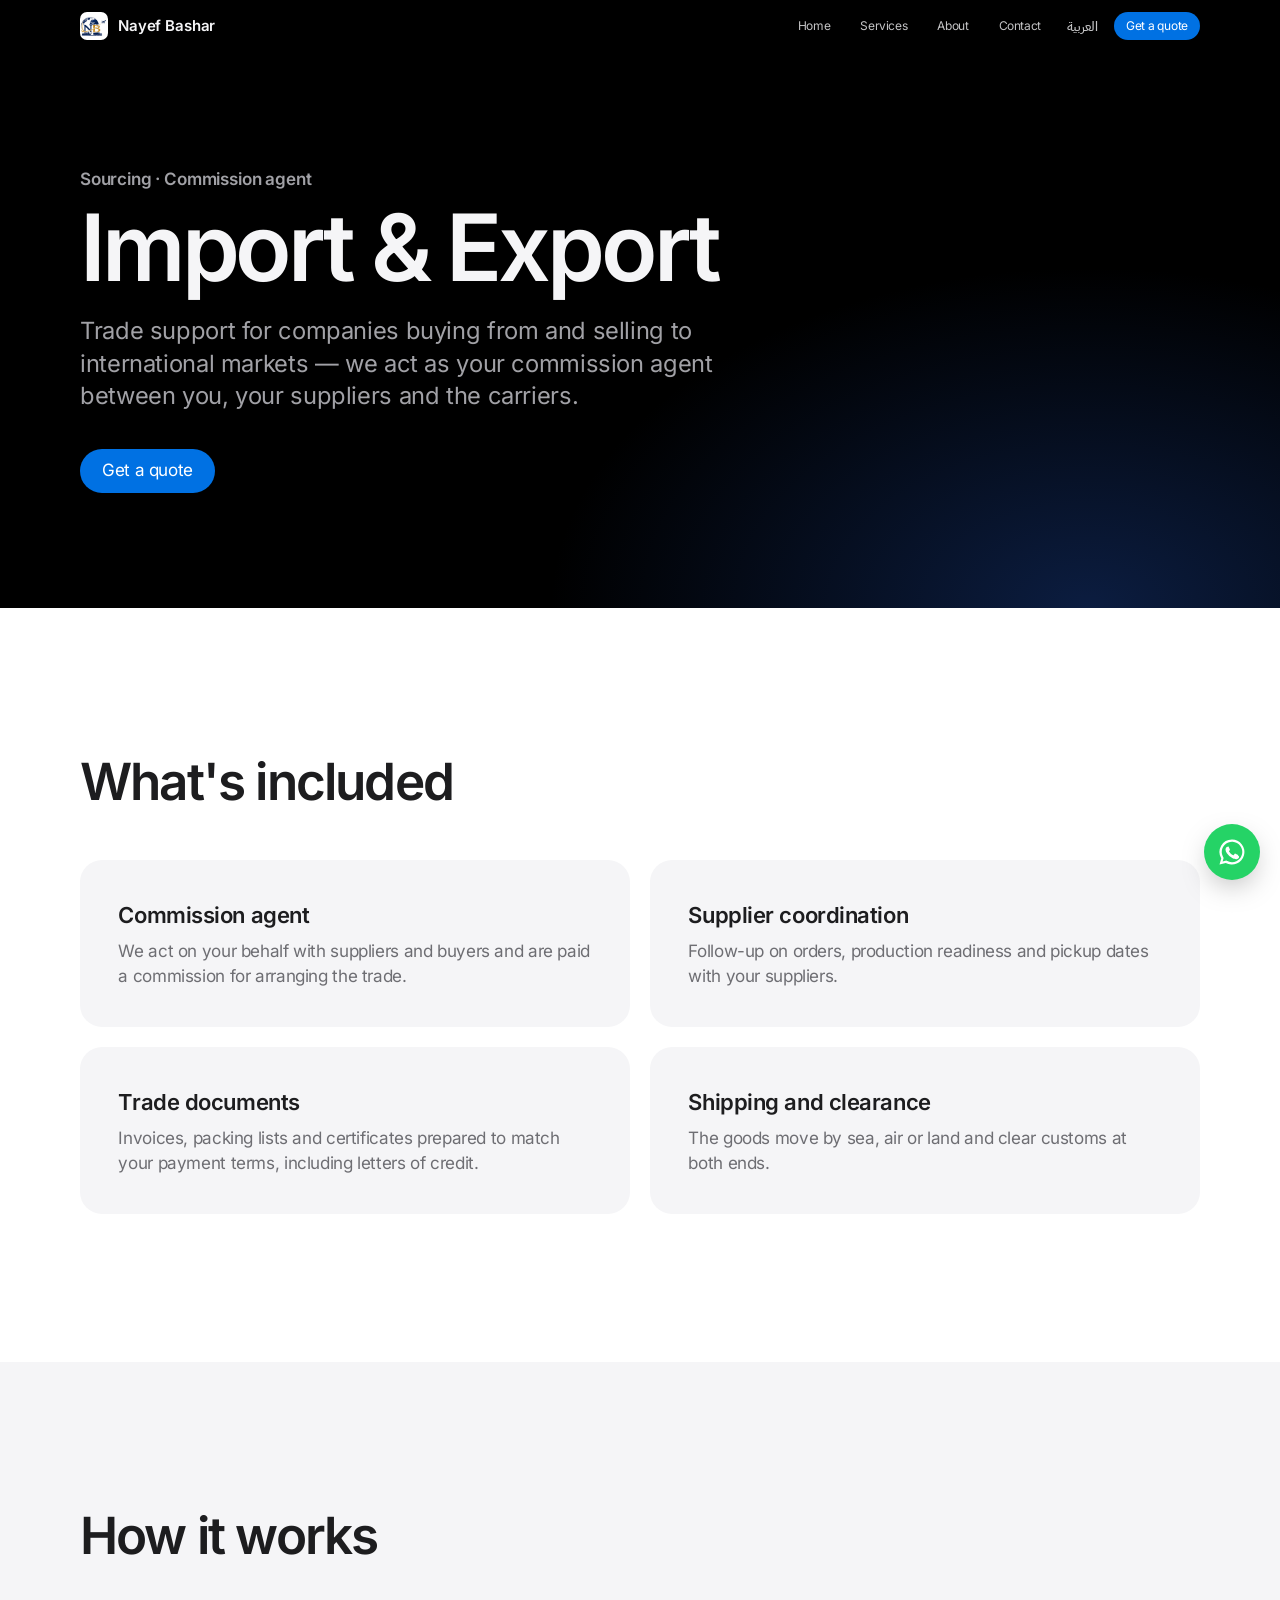
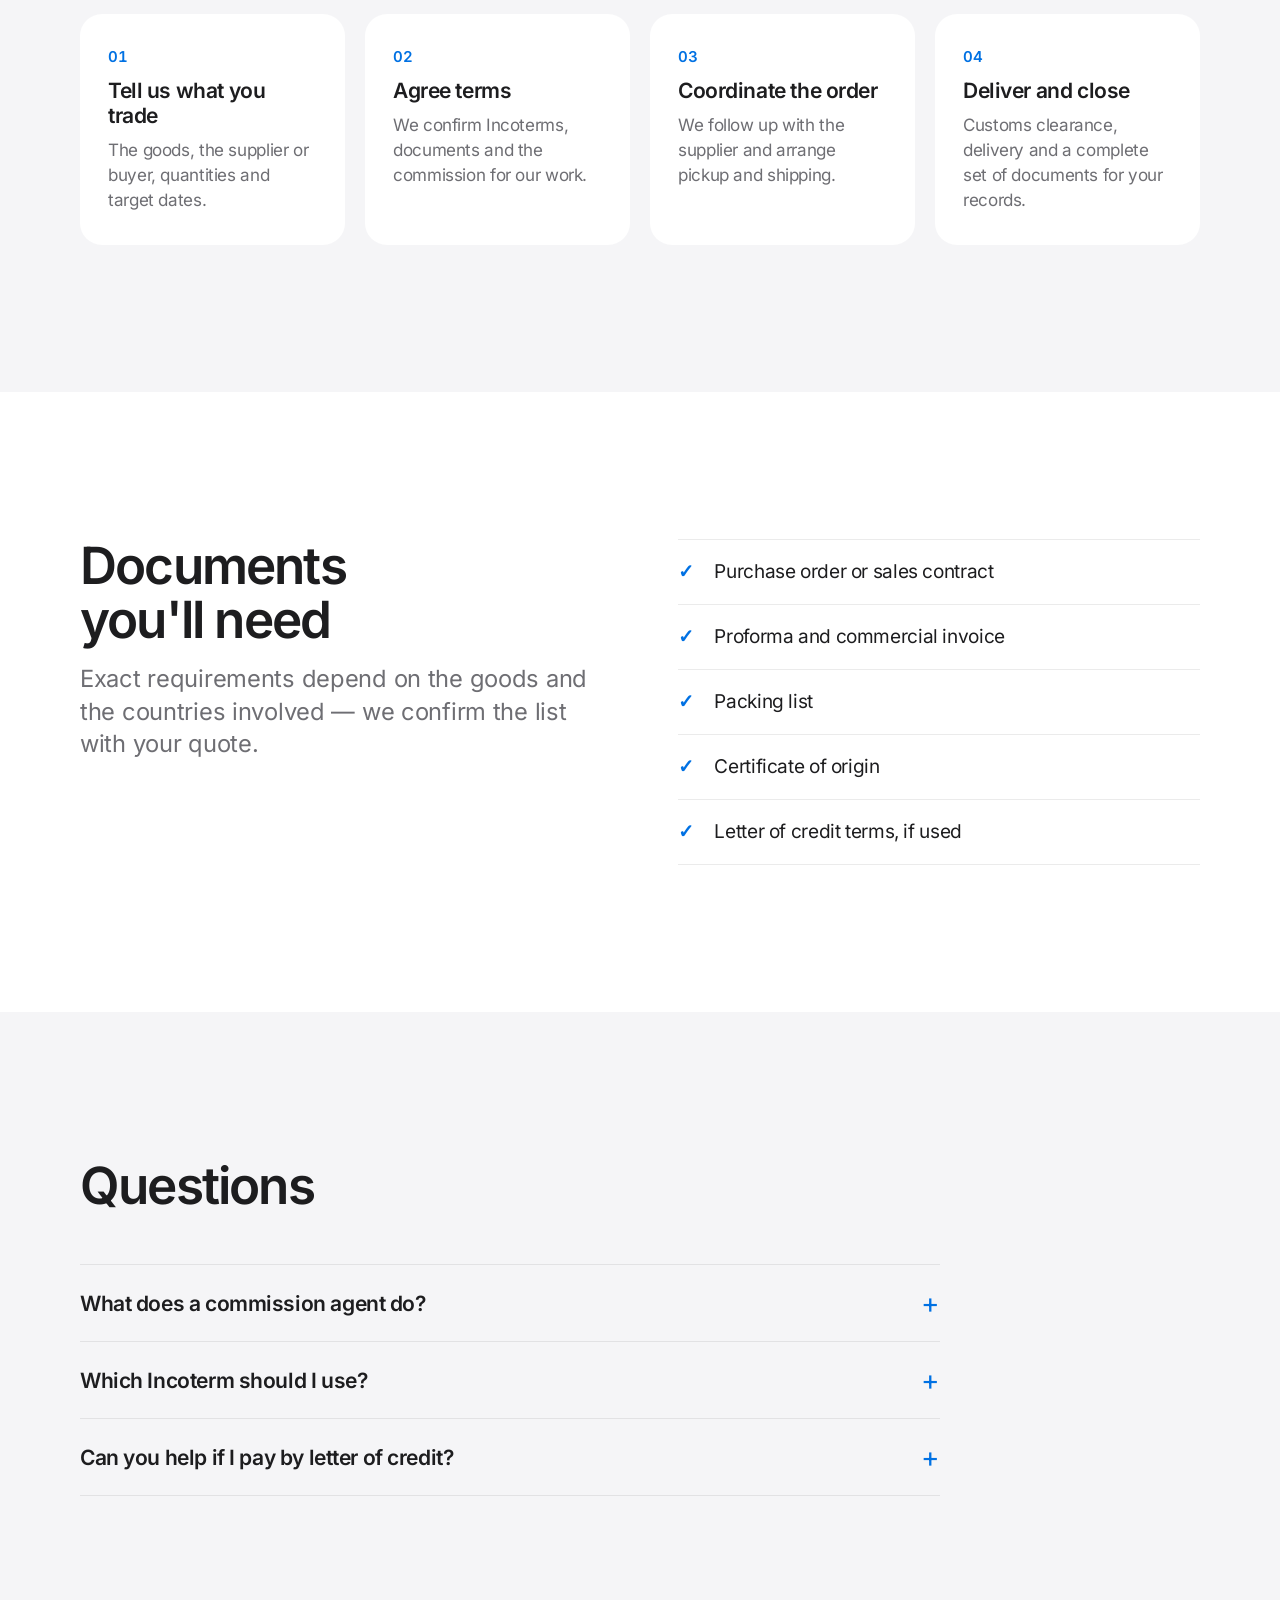
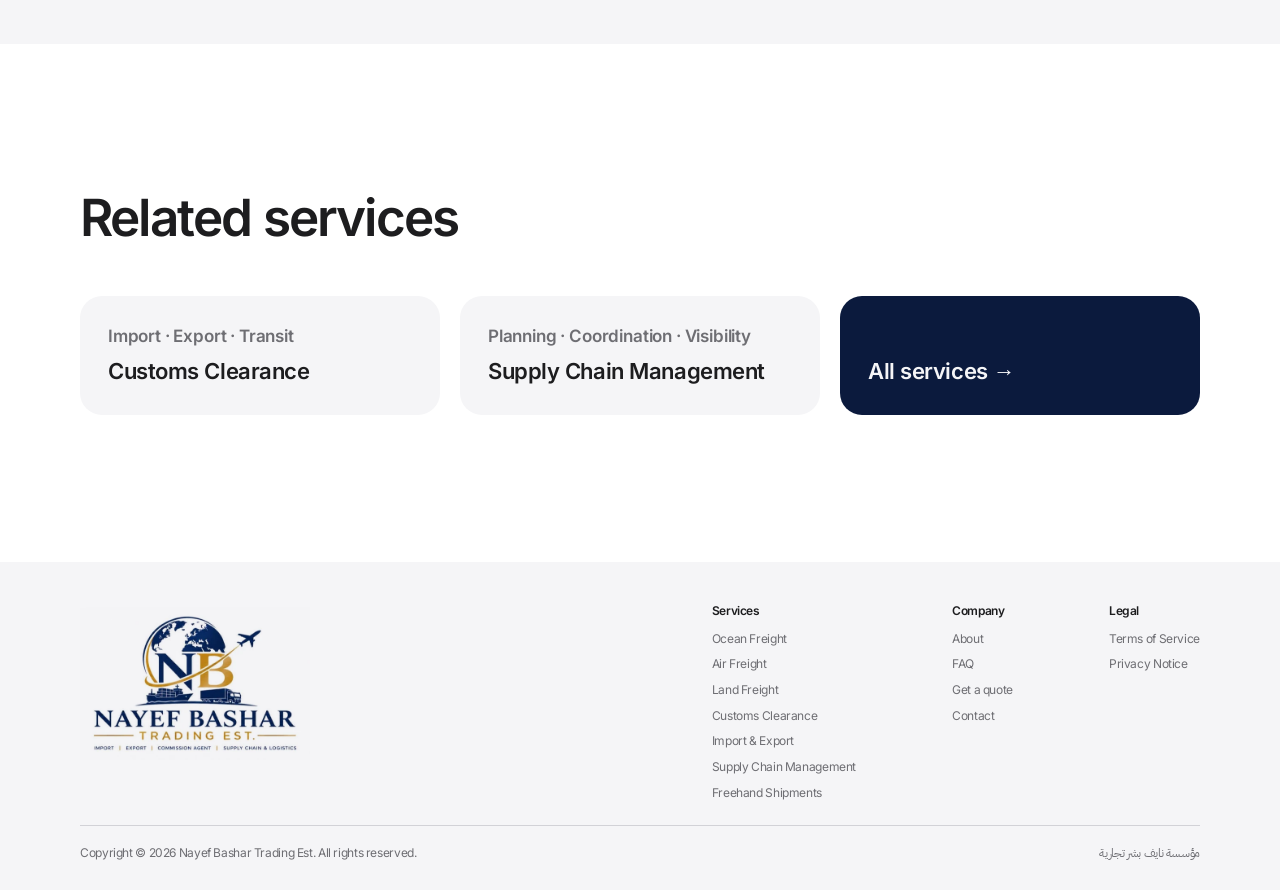
<file: services/import-export.html>
<!doctype html>
<!-- GENERATED by scripts/build-services.js — do not edit. Change scripts/services-content.js and re-run the script. -->
<html lang="en" dir="ltr" data-page="service" data-title-en="Import &amp; Export — Nayef Bashar Trading Est." data-title-ar="الاستيراد والتصدير — مؤسسة نايف بشر تجارية">
<head>
  <meta charset="utf-8">
  <meta name="viewport" content="width=device-width, initial-scale=1, viewport-fit=cover">
  <title>Import &amp; Export — Nayef Bashar Trading Est.</title>
  <meta name="description" content="Import and export support from Kuwait: commission agent services, supplier coordination, trade documents and Incoterms guidance, by Nayef Bashar Trading Est.">
  <meta name="theme-color" content="#000000">
  <link rel="canonical" href="https://nayefbashar.com/services/import-export.html">
  <meta property="og:type" content="website">
  <meta property="og:url" content="https://nayefbashar.com/services/import-export.html">
  <meta property="og:site_name" content="Nayef Bashar Trading Est.">
  <meta property="og:title" content="Import &amp; Export — Nayef Bashar Trading Est.">
  <meta property="og:description" content="Import and export support from Kuwait: commission agent services, supplier coordination, trade documents and Incoterms guidance, by Nayef Bashar Trading Est.">
  <meta property="og:image" content="https://nayefbashar.com/assets/logo.png">
  <meta name="twitter:card" content="summary">
  <link rel="icon" type="image/png" href="../assets/favicon.png">
  <link rel="apple-touch-icon" href="../assets/apple-touch-icon.png">
  <link rel="stylesheet" href="../css/fonts.css">
  <link rel="stylesheet" href="../css/site.css">
</head>
<body>
  <a class="skip-link" href="#main" data-i18n="skip">Skip to content</a>

  <header class="nav" id="top">
    <div class="nav-inner">
      <a class="nav-brand" href="../index.html" aria-label="Nayef Bashar Trading Est. — home">
        <img src="../assets/apple-touch-icon.png" alt="" width="28" height="28">
        <span data-i18n="brand">Nayef Bashar</span>
      </a>
      <nav class="nav-links" id="nav-links" aria-label="Main navigation">
        <a href="../index.html" data-i18n="legal.home">Home</a>
        <a href="../index.html#services" data-i18n="nav.services">Services</a>
        <a href="../index.html#about" data-i18n="nav.about">About</a>
        <a href="../index.html#contact" data-i18n="nav.contact">Contact</a>
      </nav>
      <div class="nav-actions">
        <button type="button" class="nav-lang" id="lang-toggle"><span data-i18n="lang.switch">العربية</span></button>
        <a class="pill pill--sm" href="../index.html?service=trade#quote" data-i18n="nav.quote">Get a quote</a>
        <button type="button" class="nav-menu" id="menu-toggle" aria-expanded="false" aria-controls="nav-links" aria-label="Menu"><span></span><span></span></button>
      </div>
    </div>
  </header>

  <main id="main">
    <article class="lang-block" lang="en" dir="ltr" aria-labelledby="title-en">
      <section class="svc-hero">
        <div class="container">
          <p class="kicker kicker--hero">Sourcing · Commission agent</p>
          <h1 id="title-en" class="display">Import &amp; Export</h1>
          <p class="hero-lead">Trade support for companies buying from and selling to international markets — we act as your commission agent between you, your suppliers and the carriers.</p>
          <a class="pill" href="../index.html?service=trade#quote">Get a quote</a>
        </div>
      </section>
      <section class="section">
        <div class="container">
          <h2 class="headline svc-h2">What&#39;s included</h2>
          <ul class="svc-cards" role="list">
            <li class="svc-card"><h3>Commission agent</h3><p>We act on your behalf with suppliers and buyers and are paid a commission for arranging the trade.</p></li>
            <li class="svc-card"><h3>Supplier coordination</h3><p>Follow-up on orders, production readiness and pickup dates with your suppliers.</p></li>
            <li class="svc-card"><h3>Trade documents</h3><p>Invoices, packing lists and certificates prepared to match your payment terms, including letters of credit.</p></li>
            <li class="svc-card"><h3>Shipping and clearance</h3><p>The goods move by sea, air or land and clear customs at both ends.</p></li>
          </ul>
        </div>
      </section>
      <section class="section section--gray">
        <div class="container">
          <h2 class="headline svc-h2">How it works</h2>
          <ol class="steps" role="list">
            <li class="step"><span class="step-num">01</span><h3>Tell us what you trade</h3><p>The goods, the supplier or buyer, quantities and target dates.</p></li>
            <li class="step"><span class="step-num">02</span><h3>Agree terms</h3><p>We confirm Incoterms, documents and the commission for our work.</p></li>
            <li class="step"><span class="step-num">03</span><h3>Coordinate the order</h3><p>We follow up with the supplier and arrange pickup and shipping.</p></li>
            <li class="step"><span class="step-num">04</span><h3>Deliver and close</h3><p>Customs clearance, delivery and a complete set of documents for your records.</p></li>
          </ol>
        </div>
      </section>
      <section class="section">
        <div class="container svc-split">
          <div>
            <h2 class="headline svc-h2">Documents you&#39;ll need</h2>
            <p class="subhead">Exact requirements depend on the goods and the countries involved — we confirm the list with your quote.</p>
          </div>
          <ul class="svc-docs" role="list">
            <li>Purchase order or sales contract</li>
            <li>Proforma and commercial invoice</li>
            <li>Packing list</li>
            <li>Certificate of origin</li>
            <li>Letter of credit terms, if used</li>
          </ul>
        </div>
      </section>
      <section class="section section--gray">
        <div class="container">
          <h2 class="headline svc-h2">Questions</h2>
          <div class="faq-list">
            <details><summary>What does a commission agent do?</summary><p>A commission agent acts for you in a trade — dealing with suppliers or buyers, coordinating orders and shipping — and is paid a commission rather than buying and reselling the goods.</p></details>
            <details><summary>Which Incoterm should I use?</summary><p>It depends on how much of the journey and risk you want to control. EXW puts almost everything on the buyer; CIF and DAP put more on the seller. We explain the options for your deal.</p></details>
            <details><summary>Can you help if I pay by letter of credit?</summary><p>Yes. Letters of credit require documents that match the credit exactly, so we align the shipping documents with its terms.</p></details>
          </div>
        </div>
      </section>
      <section class="section">
        <div class="container">
          <h2 class="headline svc-h2">Related services</h2>
          <ul class="svc-related" role="list">
            <li><a class="svc-related-link" href="customs-clearance.html"><span class="kicker">Import · Export · Transit</span><strong>Customs Clearance</strong></a></li>
            <li><a class="svc-related-link" href="supply-chain.html"><span class="kicker">Planning · Coordination · Visibility</span><strong>Supply Chain Management</strong></a></li>
            <li><a class="svc-related-link svc-related-link--all" href="../index.html#services"><strong>All services</strong></a></li>
          </ul>
        </div>
      </section>
    </article>

    <article class="lang-block" lang="ar" dir="rtl" aria-labelledby="title-ar">
      <section class="svc-hero">
        <div class="container">
          <p class="kicker kicker--hero">توريد · وكيل بالعمولة</p>
          <h1 id="title-ar" class="display">الاستيراد والتصدير</h1>
          <p class="hero-lead">دعم تجاري للشركات التي تشتري من الأسواق الدولية وتبيع إليها — نعمل وكيلاً بالعمولة بينك وبين مورديك والناقلين.</p>
          <a class="pill" href="../index.html?service=trade#quote">اطلب عرض سعر</a>
        </div>
      </section>
      <section class="section">
        <div class="container">
          <h2 class="headline svc-h2">ما تشمله الخدمة</h2>
          <ul class="svc-cards" role="list">
            <li class="svc-card"><h3>وكيل بالعمولة</h3><p>نعمل نيابةً عنك مع الموردين والمشترين ونتقاضى عمولة مقابل ترتيب الصفقة.</p></li>
            <li class="svc-card"><h3>تنسيق الموردين</h3><p>متابعة الطلبات وجاهزية الإنتاج ومواعيد الاستلام مع مورديك.</p></li>
            <li class="svc-card"><h3>المستندات التجارية</h3><p>فواتير وقوائم تعبئة وشهادات تُعدّ بما يتوافق مع شروط الدفع، بما فيها الاعتمادات المستندية.</p></li>
            <li class="svc-card"><h3>الشحن والتخليص</h3><p>تُنقل البضاعة بحراً أو جواً أو براً وتُخلَّص جمركياً في الطرفين.</p></li>
          </ul>
        </div>
      </section>
      <section class="section section--gray">
        <div class="container">
          <h2 class="headline svc-h2">كيف نعمل</h2>
          <ol class="steps" role="list">
            <li class="step"><span class="step-num">01</span><h3>أخبرنا بما تتاجر به</h3><p>البضاعة، والمورد أو المشتري، والكميات، والمواعيد المستهدفة.</p></li>
            <li class="step"><span class="step-num">02</span><h3>نتفق على الشروط</h3><p>نؤكد شروط التسليم والمستندات والعمولة مقابل عملنا.</p></li>
            <li class="step"><span class="step-num">03</span><h3>ننسق الطلب</h3><p>نتابع مع المورد ونرتب الاستلام والشحن.</p></li>
            <li class="step"><span class="step-num">04</span><h3>التسليم والإغلاق</h3><p>التخليص الجمركي والتسليم ومجموعة كاملة من المستندات لسجلاتك.</p></li>
          </ol>
        </div>
      </section>
      <section class="section">
        <div class="container svc-split">
          <div>
            <h2 class="headline svc-h2">المستندات المطلوبة</h2>
            <p class="subhead">تختلف المتطلبات بحسب البضاعة والدول المعنية — نؤكد لك القائمة مع عرض السعر.</p>
          </div>
          <ul class="svc-docs" role="list">
            <li>أمر الشراء أو عقد البيع</li>
            <li>الفاتورة المبدئية والتجارية</li>
            <li>قائمة التعبئة</li>
            <li>شهادة المنشأ</li>
            <li>شروط الاعتماد المستندي عند استخدامه</li>
          </ul>
        </div>
      </section>
      <section class="section section--gray">
        <div class="container">
          <h2 class="headline svc-h2">أسئلة شائعة</h2>
          <div class="faq-list">
            <details><summary>ما عمل الوكيل بالعمولة؟</summary><p>يعمل الوكيل بالعمولة نيابةً عنك في الصفقة — يتعامل مع الموردين أو المشترين وينسق الطلبات والشحن — ويتقاضى عمولة بدلاً من شراء البضاعة وإعادة بيعها.</p></details>
            <details><summary>أي شرط تسليم أستخدم؟</summary><p>يعتمد على مقدار الرحلة والمخاطر التي تريد التحكم بها. شرط EXW يضع كل شيء تقريباً على المشتري، بينما CIF وDAP يضعان المزيد على البائع. نشرح لك الخيارات المناسبة لصفقتك.</p></details>
            <details><summary>هل تساعدون إذا كان الدفع باعتماد مستندي؟</summary><p>نعم. يتطلب الاعتماد المستندي مستندات مطابقة تماماً لشروطه، لذا نُعدّ مستندات الشحن بما يتوافق معها.</p></details>
          </div>
        </div>
      </section>
      <section class="section">
        <div class="container">
          <h2 class="headline svc-h2">خدمات ذات صلة</h2>
          <ul class="svc-related" role="list">
            <li><a class="svc-related-link" href="customs-clearance.html"><span class="kicker">استيراد · تصدير · ترانزيت</span><strong>التخليص الجمركي</strong></a></li>
            <li><a class="svc-related-link" href="supply-chain.html"><span class="kicker">تخطيط · تنسيق · متابعة</span><strong>إدارة سلاسل الإمداد</strong></a></li>
            <li><a class="svc-related-link svc-related-link--all" href="../index.html#services"><strong>كل الخدمات</strong></a></li>
          </ul>
        </div>
      </section>
    </article>
  </main>

  <a class="wa-float" href="#" data-whatsapp target="_blank" rel="noopener" data-i18n-label="wa.float" aria-label="Chat with us on WhatsApp">
    <svg viewBox="0 0 24 24" aria-hidden="true"><path d="M12 2a10 10 0 0 0-8.6 15.1L2 22l5-1.3A10 10 0 1 0 12 2zm0 18.2a8.2 8.2 0 0 1-4.2-1.2l-.3-.2-3 .8.8-2.9-.2-.3A8.2 8.2 0 1 1 12 20.2zm4.5-6.1c-.2-.1-1.5-.7-1.7-.8-.2-.1-.4-.1-.6.1l-.8 1c-.1.2-.3.2-.5.1a6.7 6.7 0 0 1-3.3-2.9c-.2-.4.2-.4.7-1.3.1-.2 0-.3 0-.4l-.8-1.8c-.2-.5-.4-.4-.6-.4h-.5a1 1 0 0 0-.7.3 3 3 0 0 0-.9 2.2 5.2 5.2 0 0 0 1.1 2.8 12 12 0 0 0 4.6 4c1.7.7 2.4.8 3.2.7.5-.1 1.5-.6 1.8-1.2.2-.6.2-1.1.1-1.2l-.4-.2z"/></svg>
  </a>

  <footer class="footer">
    <div class="container">
      <div class="footer-top">
        <img class="footer-logo" src="../assets/logo.webp" alt="Nayef Bashar Trading Est." width="566" height="388" loading="lazy">
        <nav class="footer-nav" aria-label="Footer">
          <div><h3 data-i18n="footer.services">Services</h3>
            <a href="ocean-freight.html" data-i18n="svc.ocean.title">Ocean Freight</a><a href="air-freight.html" data-i18n="svc.air.title">Air Freight</a><a href="land-freight.html" data-i18n="svc.land.title">Land Freight</a><a href="customs-clearance.html" data-i18n="svc.customs.title">Customs Clearance</a><a href="import-export.html" data-i18n="svc.trade.title">Import &amp; Export</a><a href="supply-chain.html" data-i18n="svc.supply.title">Supply Chain Management</a><a href="freehand-shipments.html" data-i18n="svc.freehand.title">Freehand Shipments</a>
          </div>
          <div><h3 data-i18n="footer.company">Company</h3>
            <a href="../index.html#about" data-i18n="nav.about">About</a><a href="../index.html#faq" data-i18n="nav.faq">FAQ</a>
            <a href="../index.html#quote" data-i18n="nav.quote">Get a quote</a><a href="../index.html#contact" data-i18n="nav.contact">Contact</a>
          </div>
          <div><h3 data-i18n="footer.legal">Legal</h3>
            <a href="../terms.html" data-i18n="footer.terms">Terms of Service</a><a href="../privacy.html" data-i18n="footer.privacy">Privacy Notice</a>
          </div>
        </nav>
      </div>
      <p class="footer-legal">
        <span data-i18n="footer.copy">Copyright © Nayef Bashar Trading Est. All rights reserved.</span>
        <span class="footer-ids"><span data-fact-row hidden><span data-i18n="footer.cr">CR No.</span> <span data-fact="cr" dir="ltr"></span></span><span class="footer-ar" lang="ar" dir="rtl">مؤسسة نايف بشر تجارية</span></span>
      </p>
    </div>
  </footer>

  <script src="../js/i18n.js"></script>
  <script src="../js/site.js"></script>
</body>
</html>
</file>
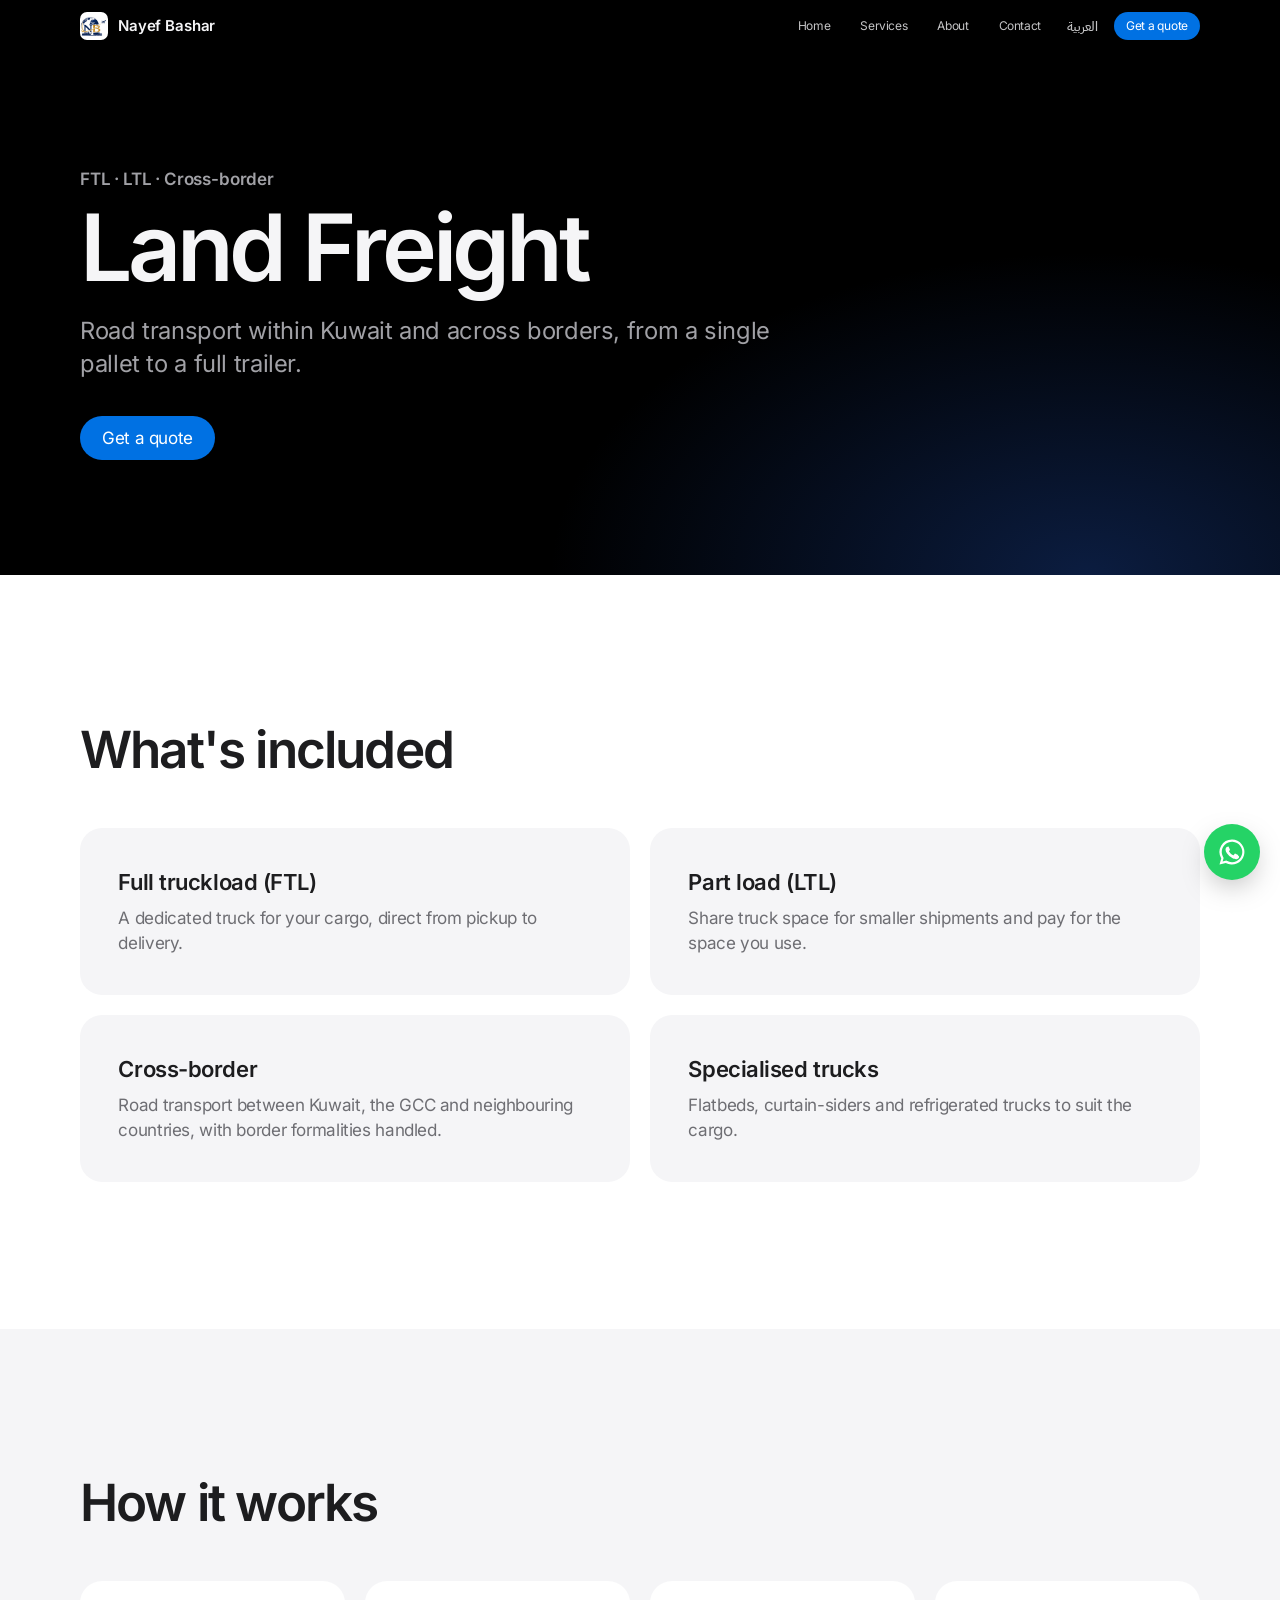
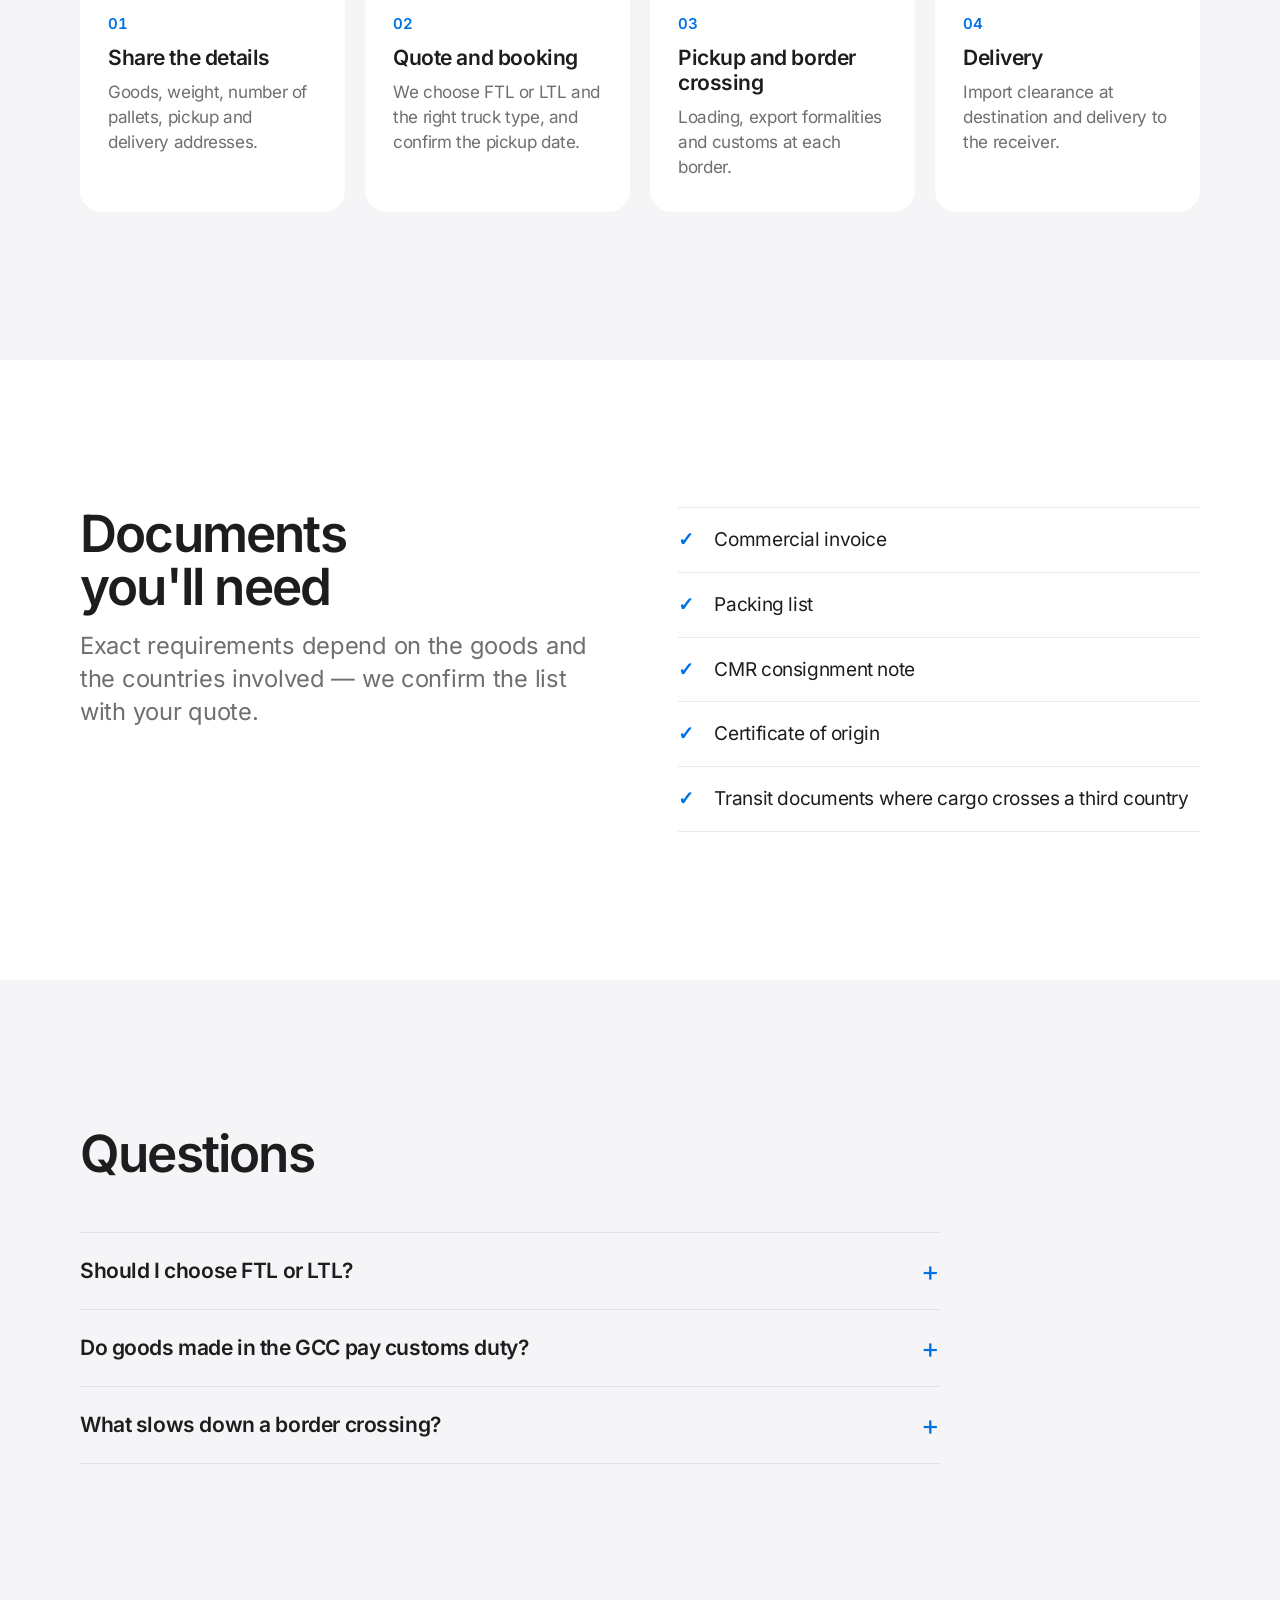
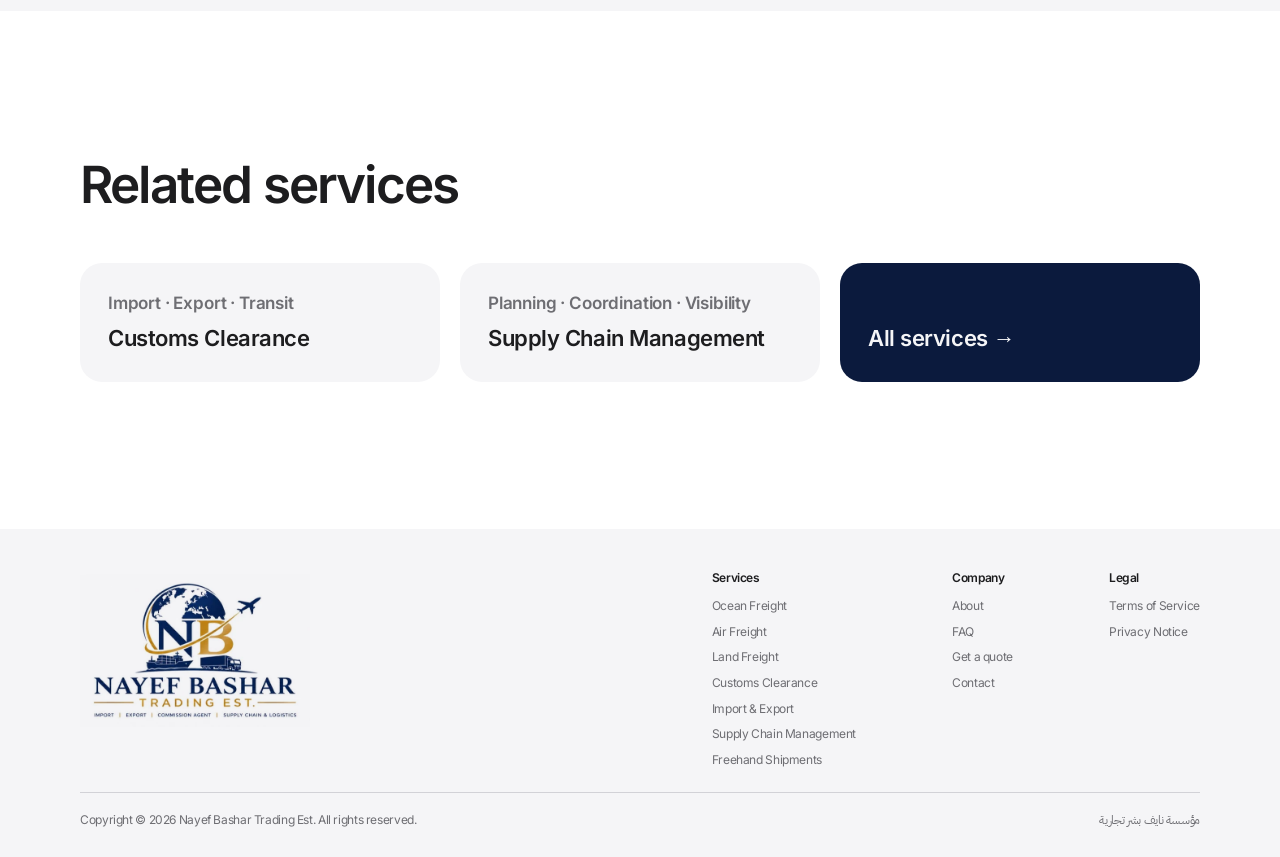
<file: services/land-freight.html>
<!doctype html>
<!-- GENERATED by scripts/build-services.js — do not edit. Change scripts/services-content.js and re-run the script. -->
<html lang="en" dir="ltr" data-page="service" data-title-en="Land Freight — Nayef Bashar Trading Est." data-title-ar="الشحن البري — مؤسسة نايف بشر تجارية">
<head>
  <meta charset="utf-8">
  <meta name="viewport" content="width=device-width, initial-scale=1, viewport-fit=cover">
  <title>Land Freight — Nayef Bashar Trading Est.</title>
  <meta name="description" content="Land freight from and to Kuwait: full truckload (FTL), part load (LTL) and cross-border road transport across the GCC and beyond, arranged by Nayef Bashar Trading Est.">
  <meta name="theme-color" content="#000000">
  <link rel="canonical" href="https://nayefbashar.com/services/land-freight.html">
  <meta property="og:type" content="website">
  <meta property="og:url" content="https://nayefbashar.com/services/land-freight.html">
  <meta property="og:site_name" content="Nayef Bashar Trading Est.">
  <meta property="og:title" content="Land Freight — Nayef Bashar Trading Est.">
  <meta property="og:description" content="Land freight from and to Kuwait: full truckload (FTL), part load (LTL) and cross-border road transport across the GCC and beyond, arranged by Nayef Bashar Trading Est.">
  <meta property="og:image" content="https://nayefbashar.com/assets/logo.png">
  <meta name="twitter:card" content="summary">
  <link rel="icon" type="image/png" href="../assets/favicon.png">
  <link rel="apple-touch-icon" href="../assets/apple-touch-icon.png">
  <link rel="stylesheet" href="../css/fonts.css">
  <link rel="stylesheet" href="../css/site.css">
</head>
<body>
  <a class="skip-link" href="#main" data-i18n="skip">Skip to content</a>

  <header class="nav" id="top">
    <div class="nav-inner">
      <a class="nav-brand" href="../index.html" aria-label="Nayef Bashar Trading Est. — home">
        <img src="../assets/apple-touch-icon.png" alt="" width="28" height="28">
        <span data-i18n="brand">Nayef Bashar</span>
      </a>
      <nav class="nav-links" id="nav-links" aria-label="Main navigation">
        <a href="../index.html" data-i18n="legal.home">Home</a>
        <a href="../index.html#services" data-i18n="nav.services">Services</a>
        <a href="../index.html#about" data-i18n="nav.about">About</a>
        <a href="../index.html#contact" data-i18n="nav.contact">Contact</a>
      </nav>
      <div class="nav-actions">
        <button type="button" class="nav-lang" id="lang-toggle"><span data-i18n="lang.switch">العربية</span></button>
        <a class="pill pill--sm" href="../index.html?service=land#quote" data-i18n="nav.quote">Get a quote</a>
        <button type="button" class="nav-menu" id="menu-toggle" aria-expanded="false" aria-controls="nav-links" aria-label="Menu"><span></span><span></span></button>
      </div>
    </div>
  </header>

  <main id="main">
    <article class="lang-block" lang="en" dir="ltr" aria-labelledby="title-en">
      <section class="svc-hero">
        <div class="container">
          <p class="kicker kicker--hero">FTL · LTL · Cross-border</p>
          <h1 id="title-en" class="display">Land Freight</h1>
          <p class="hero-lead">Road transport within Kuwait and across borders, from a single pallet to a full trailer.</p>
          <a class="pill" href="../index.html?service=land#quote">Get a quote</a>
        </div>
      </section>
      <section class="section">
        <div class="container">
          <h2 class="headline svc-h2">What&#39;s included</h2>
          <ul class="svc-cards" role="list">
            <li class="svc-card"><h3>Full truckload (FTL)</h3><p>A dedicated truck for your cargo, direct from pickup to delivery.</p></li>
            <li class="svc-card"><h3>Part load (LTL)</h3><p>Share truck space for smaller shipments and pay for the space you use.</p></li>
            <li class="svc-card"><h3>Cross-border</h3><p>Road transport between Kuwait, the GCC and neighbouring countries, with border formalities handled.</p></li>
            <li class="svc-card"><h3>Specialised trucks</h3><p>Flatbeds, curtain-siders and refrigerated trucks to suit the cargo.</p></li>
          </ul>
        </div>
      </section>
      <section class="section section--gray">
        <div class="container">
          <h2 class="headline svc-h2">How it works</h2>
          <ol class="steps" role="list">
            <li class="step"><span class="step-num">01</span><h3>Share the details</h3><p>Goods, weight, number of pallets, pickup and delivery addresses.</p></li>
            <li class="step"><span class="step-num">02</span><h3>Quote and booking</h3><p>We choose FTL or LTL and the right truck type, and confirm the pickup date.</p></li>
            <li class="step"><span class="step-num">03</span><h3>Pickup and border crossing</h3><p>Loading, export formalities and customs at each border.</p></li>
            <li class="step"><span class="step-num">04</span><h3>Delivery</h3><p>Import clearance at destination and delivery to the receiver.</p></li>
          </ol>
        </div>
      </section>
      <section class="section">
        <div class="container svc-split">
          <div>
            <h2 class="headline svc-h2">Documents you&#39;ll need</h2>
            <p class="subhead">Exact requirements depend on the goods and the countries involved — we confirm the list with your quote.</p>
          </div>
          <ul class="svc-docs" role="list">
            <li>Commercial invoice</li>
            <li>Packing list</li>
            <li>CMR consignment note</li>
            <li>Certificate of origin</li>
            <li>Transit documents where cargo crosses a third country</li>
          </ul>
        </div>
      </section>
      <section class="section section--gray">
        <div class="container">
          <h2 class="headline svc-h2">Questions</h2>
          <div class="faq-list">
            <details><summary>Should I choose FTL or LTL?</summary><p>FTL suits shipments that fill most of a truck or need to move directly and quickly. LTL is more economical for a few pallets.</p></details>
            <details><summary>Do goods made in the GCC pay customs duty?</summary><p>Goods of GCC national origin generally move between member states free of customs duty when they have a valid GCC certificate of origin. Other goods are charged under the common customs tariff.</p></details>
            <details><summary>What slows down a border crossing?</summary><p>Missing or inconsistent documents are the most common cause. We check your invoice, packing list and certificates before the truck leaves.</p></details>
          </div>
        </div>
      </section>
      <section class="section">
        <div class="container">
          <h2 class="headline svc-h2">Related services</h2>
          <ul class="svc-related" role="list">
            <li><a class="svc-related-link" href="customs-clearance.html"><span class="kicker">Import · Export · Transit</span><strong>Customs Clearance</strong></a></li>
            <li><a class="svc-related-link" href="supply-chain.html"><span class="kicker">Planning · Coordination · Visibility</span><strong>Supply Chain Management</strong></a></li>
            <li><a class="svc-related-link svc-related-link--all" href="../index.html#services"><strong>All services</strong></a></li>
          </ul>
        </div>
      </section>
    </article>

    <article class="lang-block" lang="ar" dir="rtl" aria-labelledby="title-ar">
      <section class="svc-hero">
        <div class="container">
          <p class="kicker kicker--hero">حمولة كاملة · جزئية · عبر الحدود</p>
          <h1 id="title-ar" class="display">الشحن البري</h1>
          <p class="hero-lead">نقل بري داخل الكويت وعبر الحدود، من طبلية واحدة إلى مقطورة كاملة.</p>
          <a class="pill" href="../index.html?service=land#quote">اطلب عرض سعر</a>
        </div>
      </section>
      <section class="section">
        <div class="container">
          <h2 class="headline svc-h2">ما تشمله الخدمة</h2>
          <ul class="svc-cards" role="list">
            <li class="svc-card"><h3>حمولة كاملة (FTL)</h3><p>شاحنة مخصصة لبضاعتك، مباشرة من الاستلام إلى التسليم.</p></li>
            <li class="svc-card"><h3>حمولة جزئية (LTL)</h3><p>تشارك مساحة الشاحنة للشحنات الصغيرة وتدفع مقابل المساحة التي تستخدمها.</p></li>
            <li class="svc-card"><h3>عبر الحدود</h3><p>نقل بري بين الكويت ودول الخليج والدول المجاورة مع إنجاز إجراءات الحدود.</p></li>
            <li class="svc-card"><h3>شاحنات متخصصة</h3><p>شاحنات مسطحة وستائرية ومبردة حسب نوع البضاعة.</p></li>
          </ul>
        </div>
      </section>
      <section class="section section--gray">
        <div class="container">
          <h2 class="headline svc-h2">كيف نعمل</h2>
          <ol class="steps" role="list">
            <li class="step"><span class="step-num">01</span><h3>شاركنا التفاصيل</h3><p>البضاعة، والوزن، وعدد الطبليات، وعنواني الاستلام والتسليم.</p></li>
            <li class="step"><span class="step-num">02</span><h3>العرض والحجز</h3><p>نختار الحمولة الكاملة أو الجزئية ونوع الشاحنة المناسب، ونؤكد موعد الاستلام.</p></li>
            <li class="step"><span class="step-num">03</span><h3>الاستلام وعبور الحدود</h3><p>التحميل وإجراءات التصدير والجمارك عند كل حدود.</p></li>
            <li class="step"><span class="step-num">04</span><h3>التسليم</h3><p>تخليص الاستيراد في بلد الوصول والتسليم إلى المستلم.</p></li>
          </ol>
        </div>
      </section>
      <section class="section">
        <div class="container svc-split">
          <div>
            <h2 class="headline svc-h2">المستندات المطلوبة</h2>
            <p class="subhead">تختلف المتطلبات بحسب البضاعة والدول المعنية — نؤكد لك القائمة مع عرض السعر.</p>
          </div>
          <ul class="svc-docs" role="list">
            <li>الفاتورة التجارية</li>
            <li>قائمة التعبئة</li>
            <li>إرسالية CMR</li>
            <li>شهادة المنشأ</li>
            <li>مستندات العبور عند المرور بدولة ثالثة</li>
          </ul>
        </div>
      </section>
      <section class="section section--gray">
        <div class="container">
          <h2 class="headline svc-h2">أسئلة شائعة</h2>
          <div class="faq-list">
            <details><summary>هل أختار حمولة كاملة أم جزئية؟</summary><p>تناسب الحمولة الكاملة الشحنات التي تملأ معظم الشاحنة أو تحتاج نقلاً مباشراً وسريعاً. أما الجزئية فأوفر لعدد قليل من الطبليات.</p></details>
            <details><summary>هل تدفع البضائع الخليجية المنشأ رسوماً جمركية؟</summary><p>تنتقل البضائع ذات المنشأ الوطني الخليجي بين الدول الأعضاء عموماً معفاة من الرسوم الجمركية عند وجود شهادة منشأ خليجية سارية. أما غيرها فتخضع للتعرفة الجمركية الموحدة.</p></details>
            <details><summary>ما الذي يؤخر عبور الحدود؟</summary><p>أكثر الأسباب شيوعاً المستندات الناقصة أو غير المتطابقة. نراجع الفاتورة وقائمة التعبئة والشهادات قبل تحرك الشاحنة.</p></details>
          </div>
        </div>
      </section>
      <section class="section">
        <div class="container">
          <h2 class="headline svc-h2">خدمات ذات صلة</h2>
          <ul class="svc-related" role="list">
            <li><a class="svc-related-link" href="customs-clearance.html"><span class="kicker">استيراد · تصدير · ترانزيت</span><strong>التخليص الجمركي</strong></a></li>
            <li><a class="svc-related-link" href="supply-chain.html"><span class="kicker">تخطيط · تنسيق · متابعة</span><strong>إدارة سلاسل الإمداد</strong></a></li>
            <li><a class="svc-related-link svc-related-link--all" href="../index.html#services"><strong>كل الخدمات</strong></a></li>
          </ul>
        </div>
      </section>
    </article>
  </main>

  <a class="wa-float" href="#" data-whatsapp target="_blank" rel="noopener" data-i18n-label="wa.float" aria-label="Chat with us on WhatsApp">
    <svg viewBox="0 0 24 24" aria-hidden="true"><path d="M12 2a10 10 0 0 0-8.6 15.1L2 22l5-1.3A10 10 0 1 0 12 2zm0 18.2a8.2 8.2 0 0 1-4.2-1.2l-.3-.2-3 .8.8-2.9-.2-.3A8.2 8.2 0 1 1 12 20.2zm4.5-6.1c-.2-.1-1.5-.7-1.7-.8-.2-.1-.4-.1-.6.1l-.8 1c-.1.2-.3.2-.5.1a6.7 6.7 0 0 1-3.3-2.9c-.2-.4.2-.4.7-1.3.1-.2 0-.3 0-.4l-.8-1.8c-.2-.5-.4-.4-.6-.4h-.5a1 1 0 0 0-.7.3 3 3 0 0 0-.9 2.2 5.2 5.2 0 0 0 1.1 2.8 12 12 0 0 0 4.6 4c1.7.7 2.4.8 3.2.7.5-.1 1.5-.6 1.8-1.2.2-.6.2-1.1.1-1.2l-.4-.2z"/></svg>
  </a>

  <footer class="footer">
    <div class="container">
      <div class="footer-top">
        <img class="footer-logo" src="../assets/logo.webp" alt="Nayef Bashar Trading Est." width="566" height="388" loading="lazy">
        <nav class="footer-nav" aria-label="Footer">
          <div><h3 data-i18n="footer.services">Services</h3>
            <a href="ocean-freight.html" data-i18n="svc.ocean.title">Ocean Freight</a><a href="air-freight.html" data-i18n="svc.air.title">Air Freight</a><a href="land-freight.html" data-i18n="svc.land.title">Land Freight</a><a href="customs-clearance.html" data-i18n="svc.customs.title">Customs Clearance</a><a href="import-export.html" data-i18n="svc.trade.title">Import &amp; Export</a><a href="supply-chain.html" data-i18n="svc.supply.title">Supply Chain Management</a><a href="freehand-shipments.html" data-i18n="svc.freehand.title">Freehand Shipments</a>
          </div>
          <div><h3 data-i18n="footer.company">Company</h3>
            <a href="../index.html#about" data-i18n="nav.about">About</a><a href="../index.html#faq" data-i18n="nav.faq">FAQ</a>
            <a href="../index.html#quote" data-i18n="nav.quote">Get a quote</a><a href="../index.html#contact" data-i18n="nav.contact">Contact</a>
          </div>
          <div><h3 data-i18n="footer.legal">Legal</h3>
            <a href="../terms.html" data-i18n="footer.terms">Terms of Service</a><a href="../privacy.html" data-i18n="footer.privacy">Privacy Notice</a>
          </div>
        </nav>
      </div>
      <p class="footer-legal">
        <span data-i18n="footer.copy">Copyright © Nayef Bashar Trading Est. All rights reserved.</span>
        <span class="footer-ids"><span data-fact-row hidden><span data-i18n="footer.cr">CR No.</span> <span data-fact="cr" dir="ltr"></span></span><span class="footer-ar" lang="ar" dir="rtl">مؤسسة نايف بشر تجارية</span></span>
      </p>
    </div>
  </footer>

  <script src="../js/i18n.js"></script>
  <script src="../js/site.js"></script>
</body>
</html>
</file>
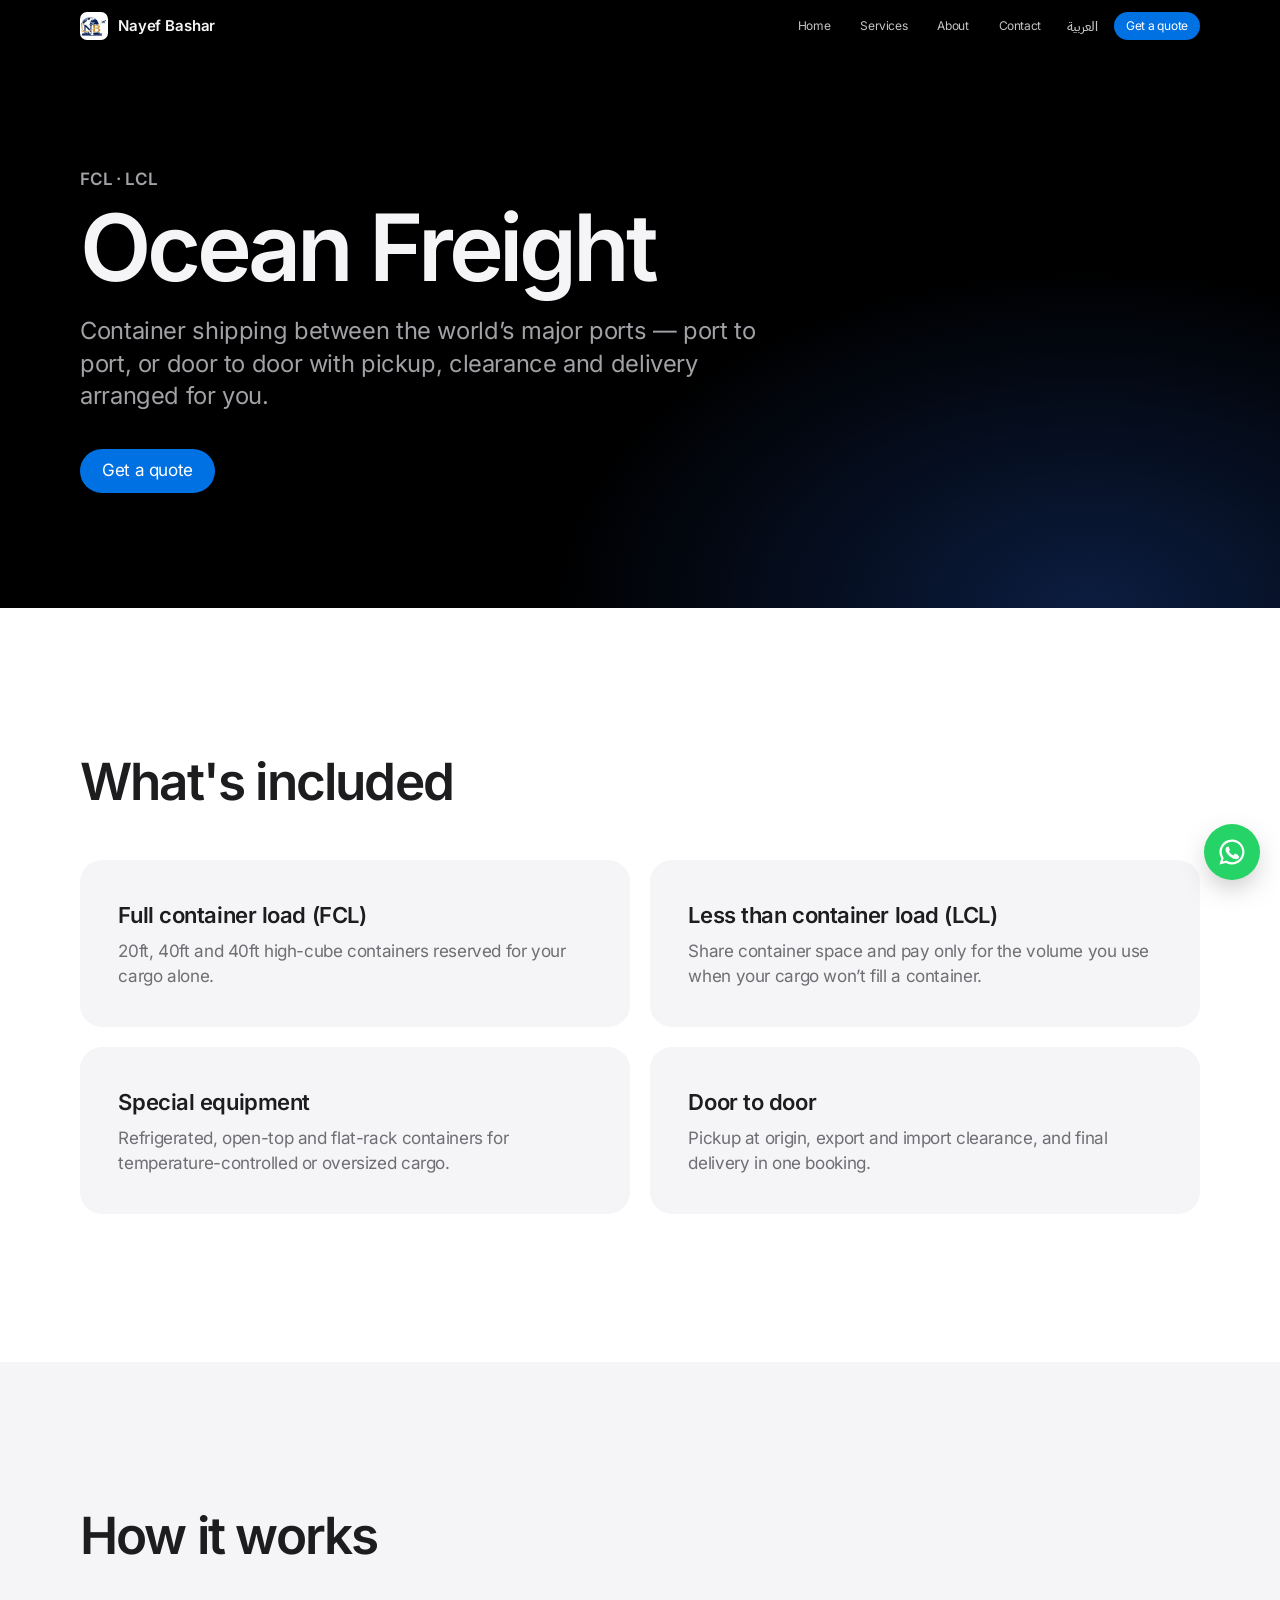
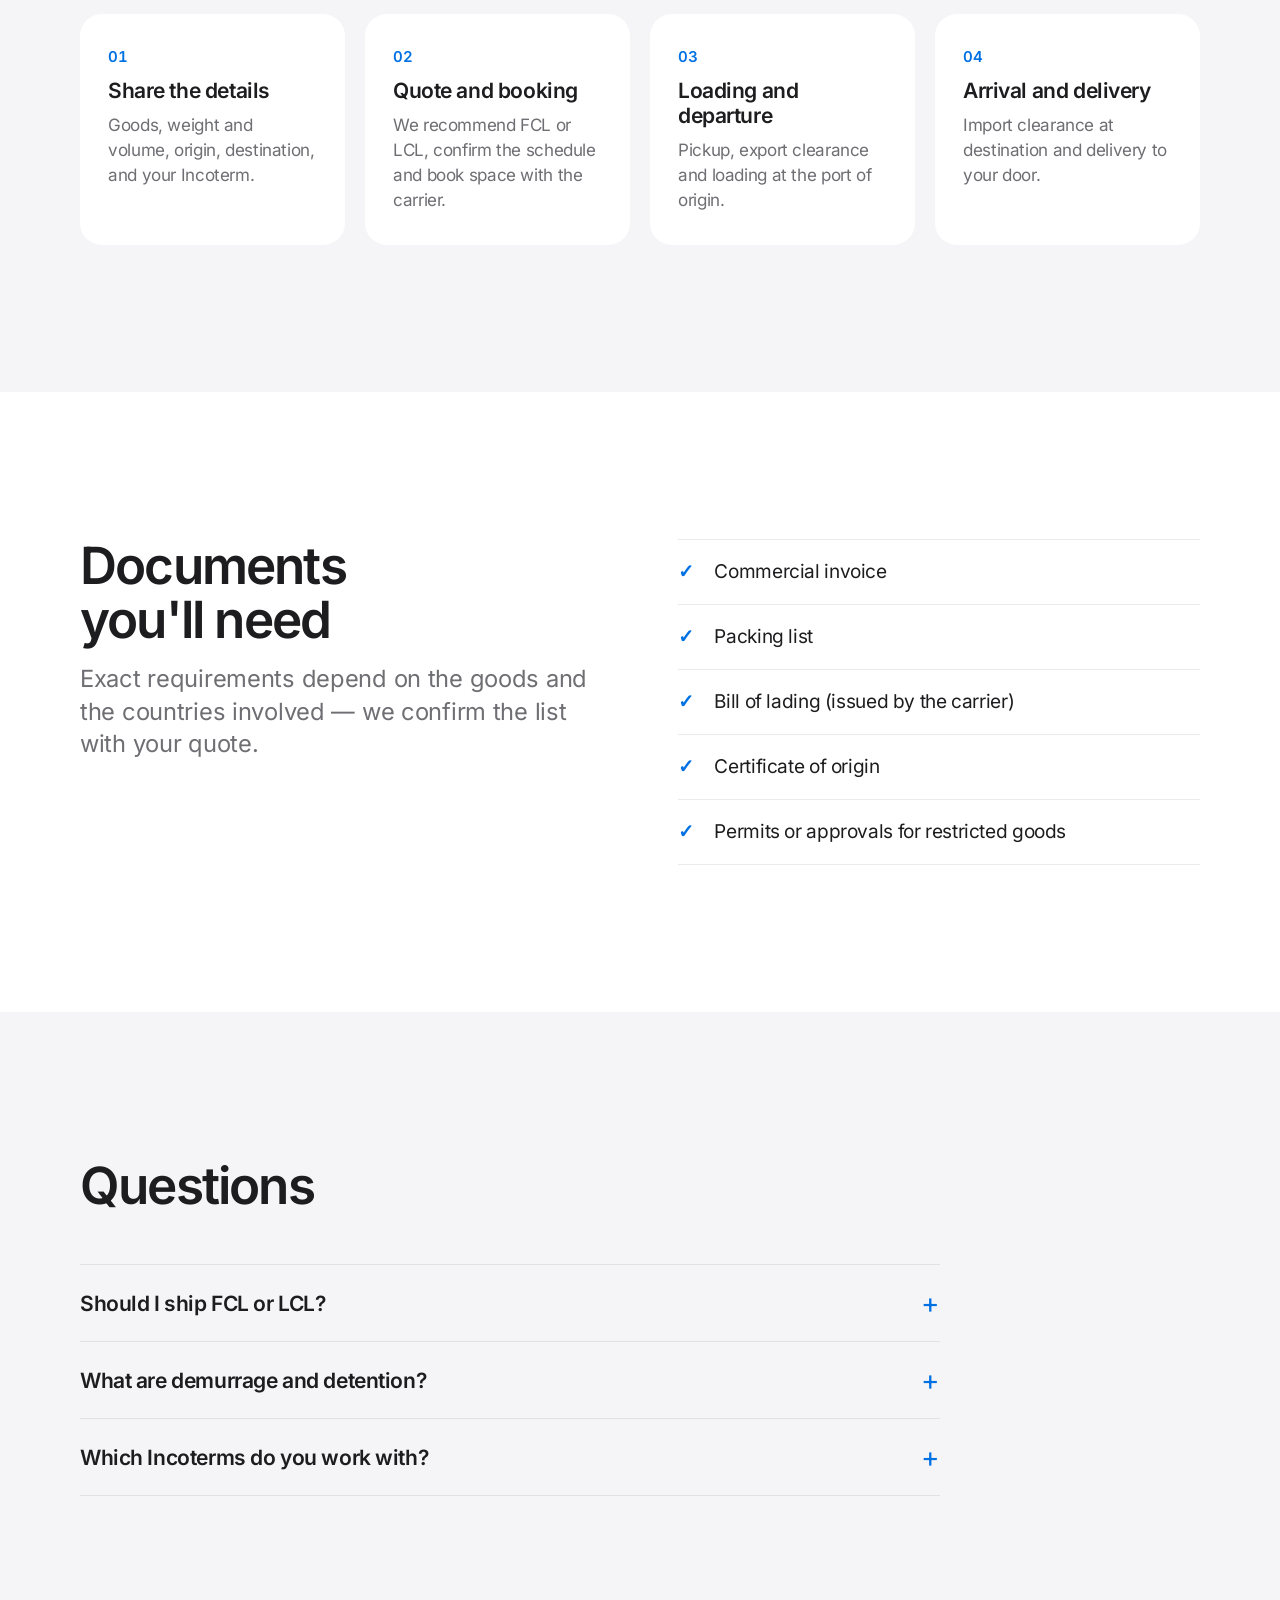
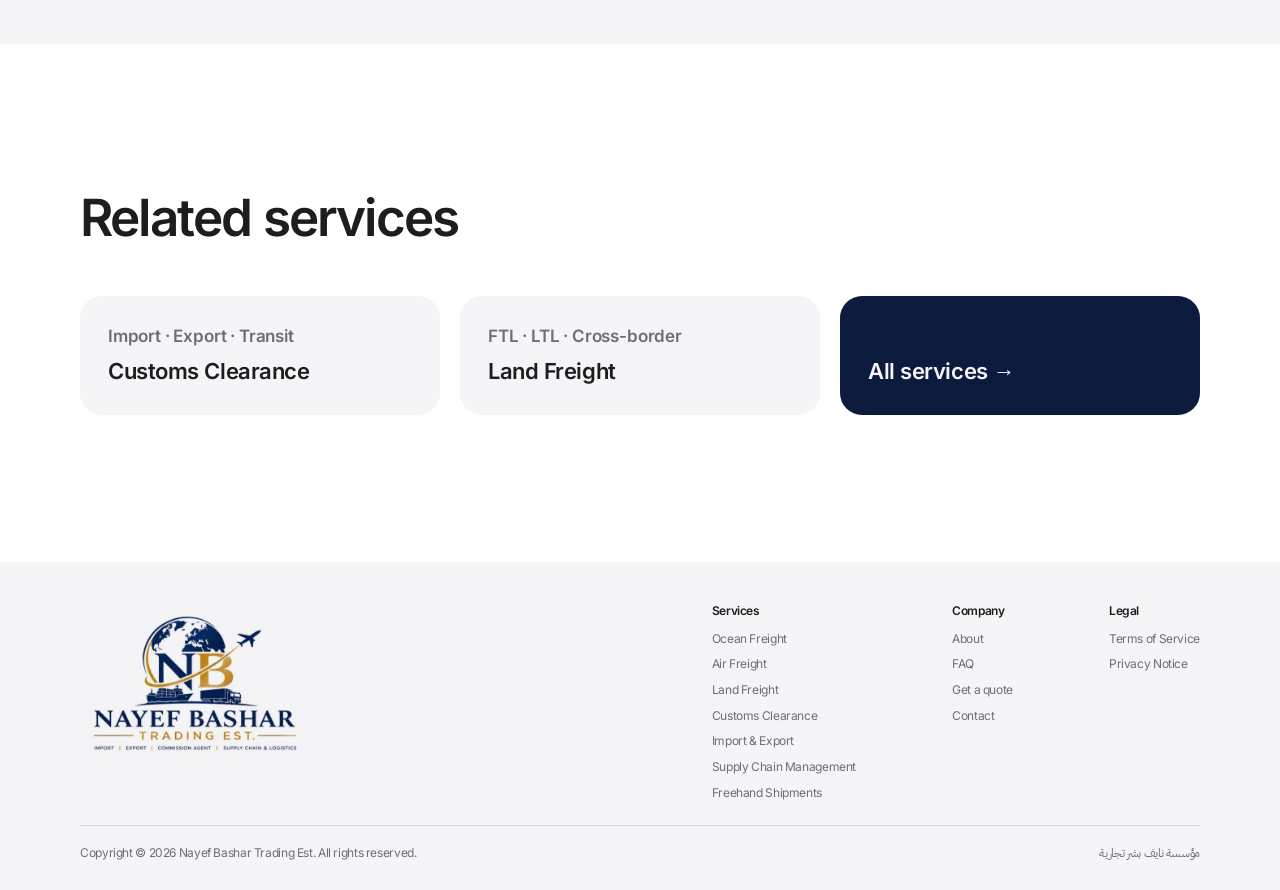
<file: services/ocean-freight.html>
<!doctype html>
<!-- GENERATED by scripts/build-services.js — do not edit. Change scripts/services-content.js and re-run the script. -->
<html lang="en" dir="ltr" data-page="service" data-title-en="Ocean Freight — Nayef Bashar Trading Est." data-title-ar="الشحن البحري — مؤسسة نايف بشر تجارية">
<head>
  <meta charset="utf-8">
  <meta name="viewport" content="width=device-width, initial-scale=1, viewport-fit=cover">
  <title>Ocean Freight — Nayef Bashar Trading Est.</title>
  <meta name="description" content="Ocean freight to and from Kuwait: full container (FCL) and shared container (LCL) shipping, port to port or door to door, arranged by Nayef Bashar Trading Est.">
  <meta name="theme-color" content="#000000">
  <link rel="canonical" href="https://nayefbashar.com/services/ocean-freight.html">
  <meta property="og:type" content="website">
  <meta property="og:url" content="https://nayefbashar.com/services/ocean-freight.html">
  <meta property="og:site_name" content="Nayef Bashar Trading Est.">
  <meta property="og:title" content="Ocean Freight — Nayef Bashar Trading Est.">
  <meta property="og:description" content="Ocean freight to and from Kuwait: full container (FCL) and shared container (LCL) shipping, port to port or door to door, arranged by Nayef Bashar Trading Est.">
  <meta property="og:image" content="https://nayefbashar.com/assets/logo.png">
  <meta name="twitter:card" content="summary">
  <link rel="icon" type="image/png" href="../assets/favicon.png">
  <link rel="apple-touch-icon" href="../assets/apple-touch-icon.png">
  <link rel="stylesheet" href="../css/fonts.css">
  <link rel="stylesheet" href="../css/site.css">
</head>
<body>
  <a class="skip-link" href="#main" data-i18n="skip">Skip to content</a>

  <header class="nav" id="top">
    <div class="nav-inner">
      <a class="nav-brand" href="../index.html" aria-label="Nayef Bashar Trading Est. — home">
        <img src="../assets/apple-touch-icon.png" alt="" width="28" height="28">
        <span data-i18n="brand">Nayef Bashar</span>
      </a>
      <nav class="nav-links" id="nav-links" aria-label="Main navigation">
        <a href="../index.html" data-i18n="legal.home">Home</a>
        <a href="../index.html#services" data-i18n="nav.services">Services</a>
        <a href="../index.html#about" data-i18n="nav.about">About</a>
        <a href="../index.html#contact" data-i18n="nav.contact">Contact</a>
      </nav>
      <div class="nav-actions">
        <button type="button" class="nav-lang" id="lang-toggle"><span data-i18n="lang.switch">العربية</span></button>
        <a class="pill pill--sm" href="../index.html?service=ocean#quote" data-i18n="nav.quote">Get a quote</a>
        <button type="button" class="nav-menu" id="menu-toggle" aria-expanded="false" aria-controls="nav-links" aria-label="Menu"><span></span><span></span></button>
      </div>
    </div>
  </header>

  <main id="main">
    <article class="lang-block" lang="en" dir="ltr" aria-labelledby="title-en">
      <section class="svc-hero">
        <div class="container">
          <p class="kicker kicker--hero">FCL · LCL</p>
          <h1 id="title-en" class="display">Ocean Freight</h1>
          <p class="hero-lead">Container shipping between the world’s major ports — port to port, or door to door with pickup, clearance and delivery arranged for you.</p>
          <a class="pill" href="../index.html?service=ocean#quote">Get a quote</a>
        </div>
      </section>
      <section class="section">
        <div class="container">
          <h2 class="headline svc-h2">What&#39;s included</h2>
          <ul class="svc-cards" role="list">
            <li class="svc-card"><h3>Full container load (FCL)</h3><p>20ft, 40ft and 40ft high-cube containers reserved for your cargo alone.</p></li>
            <li class="svc-card"><h3>Less than container load (LCL)</h3><p>Share container space and pay only for the volume you use when your cargo won’t fill a container.</p></li>
            <li class="svc-card"><h3>Special equipment</h3><p>Refrigerated, open-top and flat-rack containers for temperature-controlled or oversized cargo.</p></li>
            <li class="svc-card"><h3>Door to door</h3><p>Pickup at origin, export and import clearance, and final delivery in one booking.</p></li>
          </ul>
        </div>
      </section>
      <section class="section section--gray">
        <div class="container">
          <h2 class="headline svc-h2">How it works</h2>
          <ol class="steps" role="list">
            <li class="step"><span class="step-num">01</span><h3>Share the details</h3><p>Goods, weight and volume, origin, destination, and your Incoterm.</p></li>
            <li class="step"><span class="step-num">02</span><h3>Quote and booking</h3><p>We recommend FCL or LCL, confirm the schedule and book space with the carrier.</p></li>
            <li class="step"><span class="step-num">03</span><h3>Loading and departure</h3><p>Pickup, export clearance and loading at the port of origin.</p></li>
            <li class="step"><span class="step-num">04</span><h3>Arrival and delivery</h3><p>Import clearance at destination and delivery to your door.</p></li>
          </ol>
        </div>
      </section>
      <section class="section">
        <div class="container svc-split">
          <div>
            <h2 class="headline svc-h2">Documents you&#39;ll need</h2>
            <p class="subhead">Exact requirements depend on the goods and the countries involved — we confirm the list with your quote.</p>
          </div>
          <ul class="svc-docs" role="list">
            <li>Commercial invoice</li>
            <li>Packing list</li>
            <li>Bill of lading (issued by the carrier)</li>
            <li>Certificate of origin</li>
            <li>Permits or approvals for restricted goods</li>
          </ul>
        </div>
      </section>
      <section class="section section--gray">
        <div class="container">
          <h2 class="headline svc-h2">Questions</h2>
          <div class="faq-list">
            <details><summary>Should I ship FCL or LCL?</summary><p>If your cargo fills most of a container, FCL is usually better value and faster. For smaller shipments, LCL lets you share space and pay for your volume only. We compare both with your quote.</p></details>
            <details><summary>What are demurrage and detention?</summary><p>Carriers allow a number of free days. Demurrage is charged when a container stays in the port beyond them; detention when it is kept outside the port too long. Having documents ready before arrival is the best way to avoid both.</p></details>
            <details><summary>Which Incoterms do you work with?</summary><p>Tell us the Incoterm on your purchase or sale — for example EXW, FOB or CIF — and we quote the parts of the journey you are responsible for.</p></details>
          </div>
        </div>
      </section>
      <section class="section">
        <div class="container">
          <h2 class="headline svc-h2">Related services</h2>
          <ul class="svc-related" role="list">
            <li><a class="svc-related-link" href="customs-clearance.html"><span class="kicker">Import · Export · Transit</span><strong>Customs Clearance</strong></a></li>
            <li><a class="svc-related-link" href="land-freight.html"><span class="kicker">FTL · LTL · Cross-border</span><strong>Land Freight</strong></a></li>
            <li><a class="svc-related-link svc-related-link--all" href="../index.html#services"><strong>All services</strong></a></li>
          </ul>
        </div>
      </section>
    </article>

    <article class="lang-block" lang="ar" dir="rtl" aria-labelledby="title-ar">
      <section class="svc-hero">
        <div class="container">
          <p class="kicker kicker--hero">حاويات كاملة · جزئية</p>
          <h1 id="title-ar" class="display">الشحن البحري</h1>
          <p class="hero-lead">شحن الحاويات بين أهم موانئ العالم — من ميناء إلى ميناء، أو من الباب إلى الباب مع ترتيب الاستلام والتخليص والتسليم.</p>
          <a class="pill" href="../index.html?service=ocean#quote">اطلب عرض سعر</a>
        </div>
      </section>
      <section class="section">
        <div class="container">
          <h2 class="headline svc-h2">ما تشمله الخدمة</h2>
          <ul class="svc-cards" role="list">
            <li class="svc-card"><h3>حاوية كاملة (FCL)</h3><p>حاويات ٢٠ قدماً و٤٠ قدماً و٤٠ قدماً عالية مخصصة لبضاعتك وحدها.</p></li>
            <li class="svc-card"><h3>شحن جزئي (LCL)</h3><p>تشارك مساحة الحاوية وتدفع فقط مقابل الحجم الذي تستخدمه عندما لا تملأ بضاعتك حاوية كاملة.</p></li>
            <li class="svc-card"><h3>معدات خاصة</h3><p>حاويات مبردة ومفتوحة السقف ومسطحة للبضائع التي تحتاج تبريداً أو ذات الأحجام الكبيرة.</p></li>
            <li class="svc-card"><h3>من الباب إلى الباب</h3><p>الاستلام من المنشأ، وتخليص التصدير والاستيراد، والتسليم النهائي في حجز واحد.</p></li>
          </ul>
        </div>
      </section>
      <section class="section section--gray">
        <div class="container">
          <h2 class="headline svc-h2">كيف نعمل</h2>
          <ol class="steps" role="list">
            <li class="step"><span class="step-num">01</span><h3>شاركنا التفاصيل</h3><p>البضاعة، والوزن والحجم، والمنشأ، والوجهة، وشرط التسليم (Incoterm).</p></li>
            <li class="step"><span class="step-num">02</span><h3>العرض والحجز</h3><p>نقترح الحاوية الكاملة أو الجزئية، ونؤكد الموعد ونحجز المساحة لدى الناقل.</p></li>
            <li class="step"><span class="step-num">03</span><h3>التحميل والمغادرة</h3><p>الاستلام وتخليص التصدير والتحميل في ميناء المنشأ.</p></li>
            <li class="step"><span class="step-num">04</span><h3>الوصول والتسليم</h3><p>تخليص الاستيراد في بلد الوصول والتسليم إلى بابك.</p></li>
          </ol>
        </div>
      </section>
      <section class="section">
        <div class="container svc-split">
          <div>
            <h2 class="headline svc-h2">المستندات المطلوبة</h2>
            <p class="subhead">تختلف المتطلبات بحسب البضاعة والدول المعنية — نؤكد لك القائمة مع عرض السعر.</p>
          </div>
          <ul class="svc-docs" role="list">
            <li>الفاتورة التجارية</li>
            <li>قائمة التعبئة</li>
            <li>بوليصة الشحن (يصدرها الناقل)</li>
            <li>شهادة المنشأ</li>
            <li>التصاريح أو الموافقات للبضائع المقيدة</li>
          </ul>
        </div>
      </section>
      <section class="section section--gray">
        <div class="container">
          <h2 class="headline svc-h2">أسئلة شائعة</h2>
          <div class="faq-list">
            <details><summary>هل أشحن بحاوية كاملة أم جزئية؟</summary><p>إذا كانت بضاعتك تملأ معظم الحاوية، فالحاوية الكاملة غالباً أوفر وأسرع. وللشحنات الصغيرة يتيح الشحن الجزئي مشاركة المساحة والدفع مقابل حجمك فقط. نقارن الخيارين في عرض السعر.</p></details>
            <details><summary>ما هي رسوم الديمريج والاحتجاز؟</summary><p>يمنح الناقلون عدداً من الأيام المجانية. الديمريج رسم يُفرض عند بقاء الحاوية في الميناء بعدها، والاحتجاز عند إبقائها خارج الميناء مدة أطول. تجهيز المستندات قبل الوصول هو أفضل طريقة لتجنبهما.</p></details>
            <details><summary>ما شروط التسليم (Incoterms) التي تعملون بها؟</summary><p>أخبرنا بشرط التسليم في عقد الشراء أو البيع — مثل EXW أو FOB أو CIF — وسنسعّر أجزاء الرحلة التي تقع على مسؤوليتك.</p></details>
          </div>
        </div>
      </section>
      <section class="section">
        <div class="container">
          <h2 class="headline svc-h2">خدمات ذات صلة</h2>
          <ul class="svc-related" role="list">
            <li><a class="svc-related-link" href="customs-clearance.html"><span class="kicker">استيراد · تصدير · ترانزيت</span><strong>التخليص الجمركي</strong></a></li>
            <li><a class="svc-related-link" href="land-freight.html"><span class="kicker">حمولة كاملة · جزئية · عبر الحدود</span><strong>الشحن البري</strong></a></li>
            <li><a class="svc-related-link svc-related-link--all" href="../index.html#services"><strong>كل الخدمات</strong></a></li>
          </ul>
        </div>
      </section>
    </article>
  </main>

  <a class="wa-float" href="#" data-whatsapp target="_blank" rel="noopener" data-i18n-label="wa.float" aria-label="Chat with us on WhatsApp">
    <svg viewBox="0 0 24 24" aria-hidden="true"><path d="M12 2a10 10 0 0 0-8.6 15.1L2 22l5-1.3A10 10 0 1 0 12 2zm0 18.2a8.2 8.2 0 0 1-4.2-1.2l-.3-.2-3 .8.8-2.9-.2-.3A8.2 8.2 0 1 1 12 20.2zm4.5-6.1c-.2-.1-1.5-.7-1.7-.8-.2-.1-.4-.1-.6.1l-.8 1c-.1.2-.3.2-.5.1a6.7 6.7 0 0 1-3.3-2.9c-.2-.4.2-.4.7-1.3.1-.2 0-.3 0-.4l-.8-1.8c-.2-.5-.4-.4-.6-.4h-.5a1 1 0 0 0-.7.3 3 3 0 0 0-.9 2.2 5.2 5.2 0 0 0 1.1 2.8 12 12 0 0 0 4.6 4c1.7.7 2.4.8 3.2.7.5-.1 1.5-.6 1.8-1.2.2-.6.2-1.1.1-1.2l-.4-.2z"/></svg>
  </a>

  <footer class="footer">
    <div class="container">
      <div class="footer-top">
        <img class="footer-logo" src="../assets/logo.webp" alt="Nayef Bashar Trading Est." width="566" height="388" loading="lazy">
        <nav class="footer-nav" aria-label="Footer">
          <div><h3 data-i18n="footer.services">Services</h3>
            <a href="ocean-freight.html" data-i18n="svc.ocean.title">Ocean Freight</a><a href="air-freight.html" data-i18n="svc.air.title">Air Freight</a><a href="land-freight.html" data-i18n="svc.land.title">Land Freight</a><a href="customs-clearance.html" data-i18n="svc.customs.title">Customs Clearance</a><a href="import-export.html" data-i18n="svc.trade.title">Import &amp; Export</a><a href="supply-chain.html" data-i18n="svc.supply.title">Supply Chain Management</a><a href="freehand-shipments.html" data-i18n="svc.freehand.title">Freehand Shipments</a>
          </div>
          <div><h3 data-i18n="footer.company">Company</h3>
            <a href="../index.html#about" data-i18n="nav.about">About</a><a href="../index.html#faq" data-i18n="nav.faq">FAQ</a>
            <a href="../index.html#quote" data-i18n="nav.quote">Get a quote</a><a href="../index.html#contact" data-i18n="nav.contact">Contact</a>
          </div>
          <div><h3 data-i18n="footer.legal">Legal</h3>
            <a href="../terms.html" data-i18n="footer.terms">Terms of Service</a><a href="../privacy.html" data-i18n="footer.privacy">Privacy Notice</a>
          </div>
        </nav>
      </div>
      <p class="footer-legal">
        <span data-i18n="footer.copy">Copyright © Nayef Bashar Trading Est. All rights reserved.</span>
        <span class="footer-ids"><span data-fact-row hidden><span data-i18n="footer.cr">CR No.</span> <span data-fact="cr" dir="ltr"></span></span><span class="footer-ar" lang="ar" dir="rtl">مؤسسة نايف بشر تجارية</span></span>
      </p>
    </div>
  </footer>

  <script src="../js/i18n.js"></script>
  <script src="../js/site.js"></script>
</body>
</html>
</file>
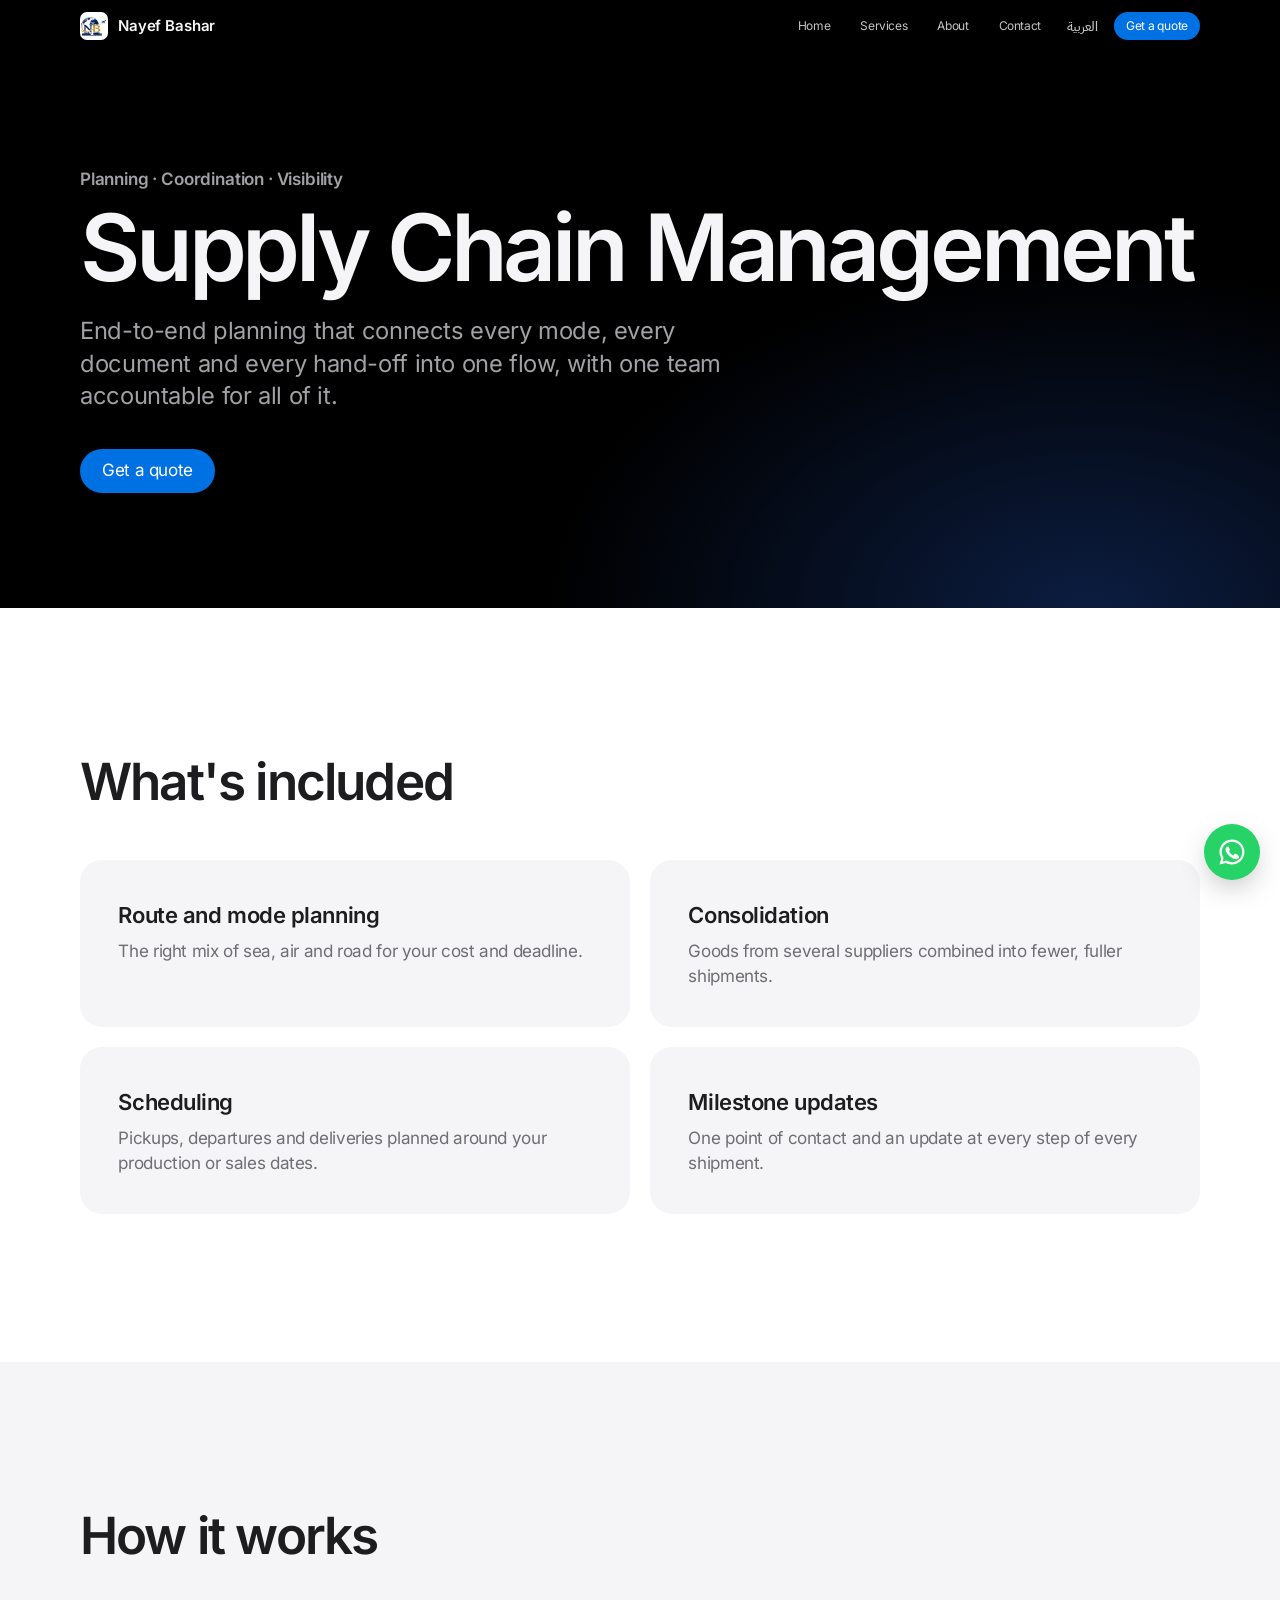
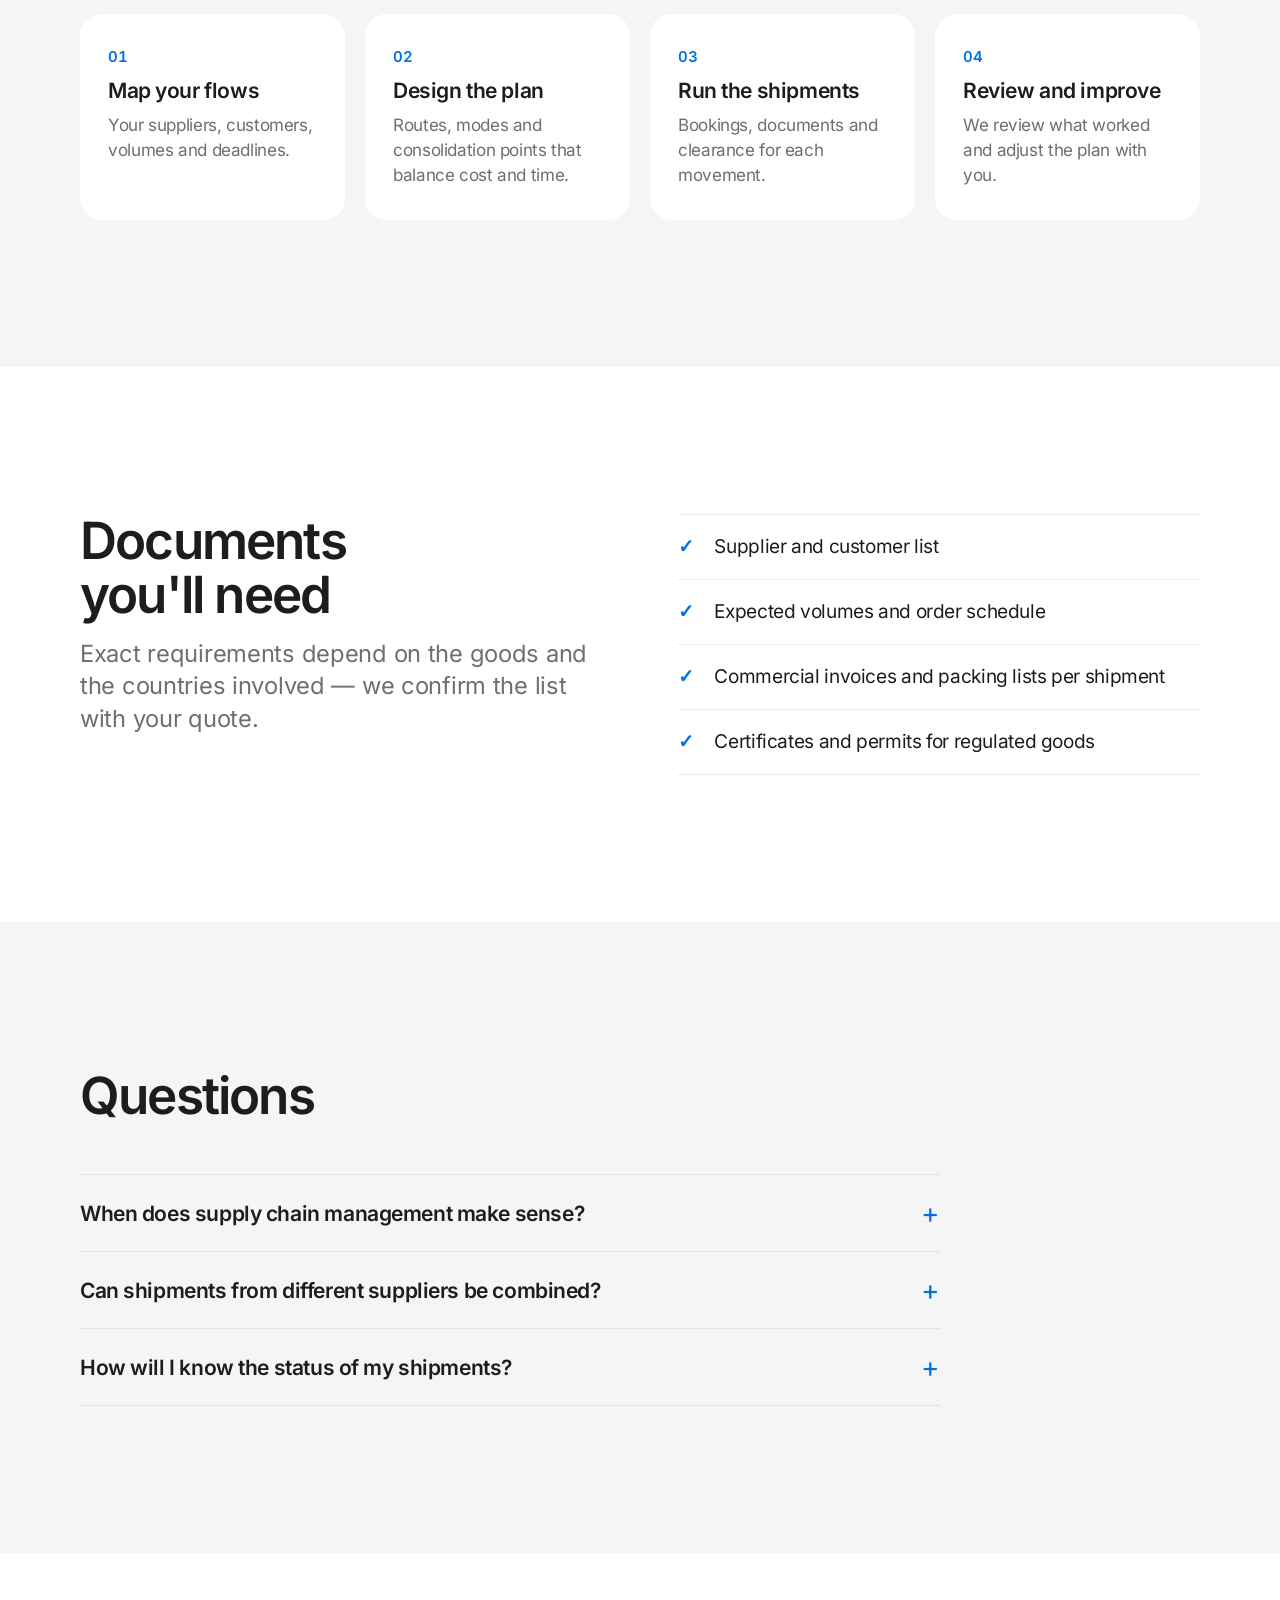
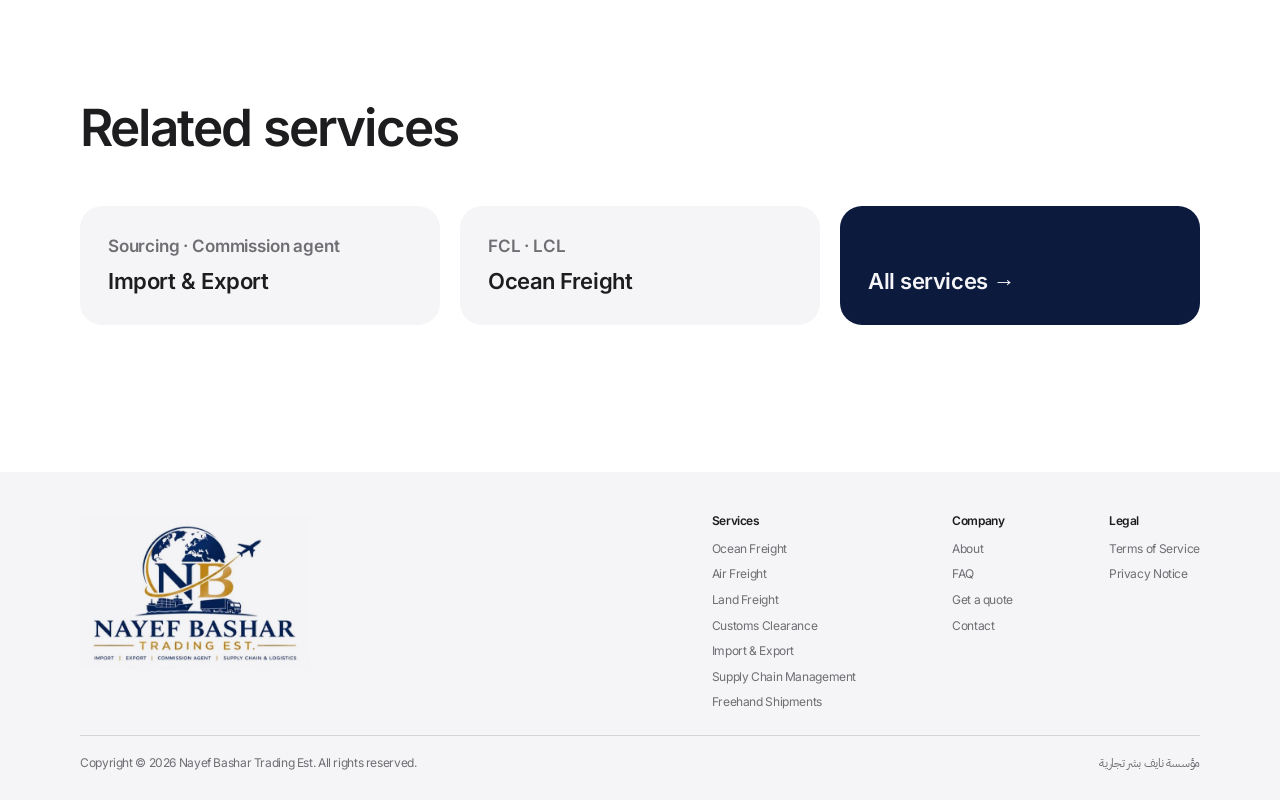
<file: services/supply-chain.html>
<!doctype html>
<!-- GENERATED by scripts/build-services.js — do not edit. Change scripts/services-content.js and re-run the script. -->
<html lang="en" dir="ltr" data-page="service" data-title-en="Supply Chain Management — Nayef Bashar Trading Est." data-title-ar="إدارة سلاسل الإمداد — مؤسسة نايف بشر تجارية">
<head>
  <meta charset="utf-8">
  <meta name="viewport" content="width=device-width, initial-scale=1, viewport-fit=cover">
  <title>Supply Chain Management — Nayef Bashar Trading Est.</title>
  <meta name="description" content="Supply chain management from Kuwait: route and mode planning, supplier consolidation, scheduling and milestone updates, by Nayef Bashar Trading Est.">
  <meta name="theme-color" content="#000000">
  <link rel="canonical" href="https://nayefbashar.com/services/supply-chain.html">
  <meta property="og:type" content="website">
  <meta property="og:url" content="https://nayefbashar.com/services/supply-chain.html">
  <meta property="og:site_name" content="Nayef Bashar Trading Est.">
  <meta property="og:title" content="Supply Chain Management — Nayef Bashar Trading Est.">
  <meta property="og:description" content="Supply chain management from Kuwait: route and mode planning, supplier consolidation, scheduling and milestone updates, by Nayef Bashar Trading Est.">
  <meta property="og:image" content="https://nayefbashar.com/assets/logo.png">
  <meta name="twitter:card" content="summary">
  <link rel="icon" type="image/png" href="../assets/favicon.png">
  <link rel="apple-touch-icon" href="../assets/apple-touch-icon.png">
  <link rel="stylesheet" href="../css/fonts.css">
  <link rel="stylesheet" href="../css/site.css">
</head>
<body>
  <a class="skip-link" href="#main" data-i18n="skip">Skip to content</a>

  <header class="nav" id="top">
    <div class="nav-inner">
      <a class="nav-brand" href="../index.html" aria-label="Nayef Bashar Trading Est. — home">
        <img src="../assets/apple-touch-icon.png" alt="" width="28" height="28">
        <span data-i18n="brand">Nayef Bashar</span>
      </a>
      <nav class="nav-links" id="nav-links" aria-label="Main navigation">
        <a href="../index.html" data-i18n="legal.home">Home</a>
        <a href="../index.html#services" data-i18n="nav.services">Services</a>
        <a href="../index.html#about" data-i18n="nav.about">About</a>
        <a href="../index.html#contact" data-i18n="nav.contact">Contact</a>
      </nav>
      <div class="nav-actions">
        <button type="button" class="nav-lang" id="lang-toggle"><span data-i18n="lang.switch">العربية</span></button>
        <a class="pill pill--sm" href="../index.html?service=supply#quote" data-i18n="nav.quote">Get a quote</a>
        <button type="button" class="nav-menu" id="menu-toggle" aria-expanded="false" aria-controls="nav-links" aria-label="Menu"><span></span><span></span></button>
      </div>
    </div>
  </header>

  <main id="main">
    <article class="lang-block" lang="en" dir="ltr" aria-labelledby="title-en">
      <section class="svc-hero">
        <div class="container">
          <p class="kicker kicker--hero">Planning · Coordination · Visibility</p>
          <h1 id="title-en" class="display">Supply Chain Management</h1>
          <p class="hero-lead">End-to-end planning that connects every mode, every document and every hand-off into one flow, with one team accountable for all of it.</p>
          <a class="pill" href="../index.html?service=supply#quote">Get a quote</a>
        </div>
      </section>
      <section class="section">
        <div class="container">
          <h2 class="headline svc-h2">What&#39;s included</h2>
          <ul class="svc-cards" role="list">
            <li class="svc-card"><h3>Route and mode planning</h3><p>The right mix of sea, air and road for your cost and deadline.</p></li>
            <li class="svc-card"><h3>Consolidation</h3><p>Goods from several suppliers combined into fewer, fuller shipments.</p></li>
            <li class="svc-card"><h3>Scheduling</h3><p>Pickups, departures and deliveries planned around your production or sales dates.</p></li>
            <li class="svc-card"><h3>Milestone updates</h3><p>One point of contact and an update at every step of every shipment.</p></li>
          </ul>
        </div>
      </section>
      <section class="section section--gray">
        <div class="container">
          <h2 class="headline svc-h2">How it works</h2>
          <ol class="steps" role="list">
            <li class="step"><span class="step-num">01</span><h3>Map your flows</h3><p>Your suppliers, customers, volumes and deadlines.</p></li>
            <li class="step"><span class="step-num">02</span><h3>Design the plan</h3><p>Routes, modes and consolidation points that balance cost and time.</p></li>
            <li class="step"><span class="step-num">03</span><h3>Run the shipments</h3><p>Bookings, documents and clearance for each movement.</p></li>
            <li class="step"><span class="step-num">04</span><h3>Review and improve</h3><p>We review what worked and adjust the plan with you.</p></li>
          </ol>
        </div>
      </section>
      <section class="section">
        <div class="container svc-split">
          <div>
            <h2 class="headline svc-h2">Documents you&#39;ll need</h2>
            <p class="subhead">Exact requirements depend on the goods and the countries involved — we confirm the list with your quote.</p>
          </div>
          <ul class="svc-docs" role="list">
            <li>Supplier and customer list</li>
            <li>Expected volumes and order schedule</li>
            <li>Commercial invoices and packing lists per shipment</li>
            <li>Certificates and permits for regulated goods</li>
          </ul>
        </div>
      </section>
      <section class="section section--gray">
        <div class="container">
          <h2 class="headline svc-h2">Questions</h2>
          <div class="faq-list">
            <details><summary>When does supply chain management make sense?</summary><p>When you ship regularly, buy from several suppliers, or combine sea, air and road. Planning the whole flow usually lowers cost and avoids missed deadlines.</p></details>
            <details><summary>Can shipments from different suppliers be combined?</summary><p>Yes. Consolidating goods from several suppliers into one shipment reduces the number of bookings, documents and clearances.</p></details>
            <details><summary>How will I know the status of my shipments?</summary><p>You have one point of contact and receive an update by WhatsApp or email at each milestone.</p></details>
          </div>
        </div>
      </section>
      <section class="section">
        <div class="container">
          <h2 class="headline svc-h2">Related services</h2>
          <ul class="svc-related" role="list">
            <li><a class="svc-related-link" href="import-export.html"><span class="kicker">Sourcing · Commission agent</span><strong>Import &amp; Export</strong></a></li>
            <li><a class="svc-related-link" href="ocean-freight.html"><span class="kicker">FCL · LCL</span><strong>Ocean Freight</strong></a></li>
            <li><a class="svc-related-link svc-related-link--all" href="../index.html#services"><strong>All services</strong></a></li>
          </ul>
        </div>
      </section>
    </article>

    <article class="lang-block" lang="ar" dir="rtl" aria-labelledby="title-ar">
      <section class="svc-hero">
        <div class="container">
          <p class="kicker kicker--hero">تخطيط · تنسيق · متابعة</p>
          <h1 id="title-ar" class="display">إدارة سلاسل الإمداد</h1>
          <p class="hero-lead">تخطيط متكامل يربط كل وسيلة نقل وكل مستند وكل مرحلة تسليم في مسار واحد، مع فريق واحد مسؤول عن كل ذلك.</p>
          <a class="pill" href="../index.html?service=supply#quote">اطلب عرض سعر</a>
        </div>
      </section>
      <section class="section">
        <div class="container">
          <h2 class="headline svc-h2">ما تشمله الخدمة</h2>
          <ul class="svc-cards" role="list">
            <li class="svc-card"><h3>تخطيط المسار ووسيلة النقل</h3><p>المزيج المناسب من البحري والجوي والبري حسب التكلفة والموعد.</p></li>
            <li class="svc-card"><h3>التجميع</h3><p>تجميع بضائع عدة موردين في شحنات أقل وأكمل.</p></li>
            <li class="svc-card"><h3>الجدولة</h3><p>تخطيط الاستلام والمغادرة والتسليم وفق مواعيد إنتاجك أو مبيعاتك.</p></li>
            <li class="svc-card"><h3>تحديثات في كل مرحلة</h3><p>جهة تواصل واحدة وتحديث في كل خطوة من كل شحنة.</p></li>
          </ul>
        </div>
      </section>
      <section class="section section--gray">
        <div class="container">
          <h2 class="headline svc-h2">كيف نعمل</h2>
          <ol class="steps" role="list">
            <li class="step"><span class="step-num">01</span><h3>نرسم مسارات بضائعك</h3><p>مورديك وعملاؤك والكميات والمواعيد.</p></li>
            <li class="step"><span class="step-num">02</span><h3>نصمم الخطة</h3><p>مسارات ووسائل نقل ونقاط تجميع توازن بين التكلفة والوقت.</p></li>
            <li class="step"><span class="step-num">03</span><h3>ننفذ الشحنات</h3><p>الحجوزات والمستندات والتخليص لكل عملية نقل.</p></li>
            <li class="step"><span class="step-num">04</span><h3>نراجع ونحسّن</h3><p>نراجع ما نجح ونعدّل الخطة معك.</p></li>
          </ol>
        </div>
      </section>
      <section class="section">
        <div class="container svc-split">
          <div>
            <h2 class="headline svc-h2">المستندات المطلوبة</h2>
            <p class="subhead">تختلف المتطلبات بحسب البضاعة والدول المعنية — نؤكد لك القائمة مع عرض السعر.</p>
          </div>
          <ul class="svc-docs" role="list">
            <li>قائمة الموردين والعملاء</li>
            <li>الكميات المتوقعة وجدول الطلبات</li>
            <li>الفواتير التجارية وقوائم التعبئة لكل شحنة</li>
            <li>الشهادات والتصاريح للبضائع الخاضعة للرقابة</li>
          </ul>
        </div>
      </section>
      <section class="section section--gray">
        <div class="container">
          <h2 class="headline svc-h2">أسئلة شائعة</h2>
          <div class="faq-list">
            <details><summary>متى تكون إدارة سلاسل الإمداد مفيدة؟</summary><p>عندما تشحن بانتظام، أو تشتري من عدة موردين، أو تجمع بين الشحن البحري والجوي والبري. تخطيط المسار كاملاً يخفض التكلفة غالباً ويمنع تفويت المواعيد.</p></details>
            <details><summary>هل يمكن تجميع شحنات من موردين مختلفين؟</summary><p>نعم. تجميع بضائع عدة موردين في شحنة واحدة يقلل عدد الحجوزات والمستندات وعمليات التخليص.</p></details>
            <details><summary>كيف أعرف حالة شحناتي؟</summary><p>لديك جهة تواصل واحدة وتتلقى تحديثاً عبر واتساب أو البريد الإلكتروني في كل مرحلة.</p></details>
          </div>
        </div>
      </section>
      <section class="section">
        <div class="container">
          <h2 class="headline svc-h2">خدمات ذات صلة</h2>
          <ul class="svc-related" role="list">
            <li><a class="svc-related-link" href="import-export.html"><span class="kicker">توريد · وكيل بالعمولة</span><strong>الاستيراد والتصدير</strong></a></li>
            <li><a class="svc-related-link" href="ocean-freight.html"><span class="kicker">حاويات كاملة · جزئية</span><strong>الشحن البحري</strong></a></li>
            <li><a class="svc-related-link svc-related-link--all" href="../index.html#services"><strong>كل الخدمات</strong></a></li>
          </ul>
        </div>
      </section>
    </article>
  </main>

  <a class="wa-float" href="#" data-whatsapp target="_blank" rel="noopener" data-i18n-label="wa.float" aria-label="Chat with us on WhatsApp">
    <svg viewBox="0 0 24 24" aria-hidden="true"><path d="M12 2a10 10 0 0 0-8.6 15.1L2 22l5-1.3A10 10 0 1 0 12 2zm0 18.2a8.2 8.2 0 0 1-4.2-1.2l-.3-.2-3 .8.8-2.9-.2-.3A8.2 8.2 0 1 1 12 20.2zm4.5-6.1c-.2-.1-1.5-.7-1.7-.8-.2-.1-.4-.1-.6.1l-.8 1c-.1.2-.3.2-.5.1a6.7 6.7 0 0 1-3.3-2.9c-.2-.4.2-.4.7-1.3.1-.2 0-.3 0-.4l-.8-1.8c-.2-.5-.4-.4-.6-.4h-.5a1 1 0 0 0-.7.3 3 3 0 0 0-.9 2.2 5.2 5.2 0 0 0 1.1 2.8 12 12 0 0 0 4.6 4c1.7.7 2.4.8 3.2.7.5-.1 1.5-.6 1.8-1.2.2-.6.2-1.1.1-1.2l-.4-.2z"/></svg>
  </a>

  <footer class="footer">
    <div class="container">
      <div class="footer-top">
        <img class="footer-logo" src="../assets/logo.webp" alt="Nayef Bashar Trading Est." width="566" height="388" loading="lazy">
        <nav class="footer-nav" aria-label="Footer">
          <div><h3 data-i18n="footer.services">Services</h3>
            <a href="ocean-freight.html" data-i18n="svc.ocean.title">Ocean Freight</a><a href="air-freight.html" data-i18n="svc.air.title">Air Freight</a><a href="land-freight.html" data-i18n="svc.land.title">Land Freight</a><a href="customs-clearance.html" data-i18n="svc.customs.title">Customs Clearance</a><a href="import-export.html" data-i18n="svc.trade.title">Import &amp; Export</a><a href="supply-chain.html" data-i18n="svc.supply.title">Supply Chain Management</a><a href="freehand-shipments.html" data-i18n="svc.freehand.title">Freehand Shipments</a>
          </div>
          <div><h3 data-i18n="footer.company">Company</h3>
            <a href="../index.html#about" data-i18n="nav.about">About</a><a href="../index.html#faq" data-i18n="nav.faq">FAQ</a>
            <a href="../index.html#quote" data-i18n="nav.quote">Get a quote</a><a href="../index.html#contact" data-i18n="nav.contact">Contact</a>
          </div>
          <div><h3 data-i18n="footer.legal">Legal</h3>
            <a href="../terms.html" data-i18n="footer.terms">Terms of Service</a><a href="../privacy.html" data-i18n="footer.privacy">Privacy Notice</a>
          </div>
        </nav>
      </div>
      <p class="footer-legal">
        <span data-i18n="footer.copy">Copyright © Nayef Bashar Trading Est. All rights reserved.</span>
        <span class="footer-ids"><span data-fact-row hidden><span data-i18n="footer.cr">CR No.</span> <span data-fact="cr" dir="ltr"></span></span><span class="footer-ar" lang="ar" dir="rtl">مؤسسة نايف بشر تجارية</span></span>
      </p>
    </div>
  </footer>

  <script src="../js/i18n.js"></script>
  <script src="../js/site.js"></script>
</body>
</html>
</file>
<file: css/fonts.css>
/* Self-hosted fonts (no third-party requests). Inter: Latin subset; IBM Plex Sans Arabic: Arabic subset. */
@font-face { font-family: 'Inter'; font-style: normal; font-weight: 400; font-display: swap; src: url('../assets/fonts/inter-latin-400.woff2') format('woff2'); unicode-range: U+0000-00FF, U+0131, U+0152-0153, U+02BB-02BC, U+02C6, U+02DA, U+02DC, U+2000-206F, U+20AC, U+2122, U+2191, U+2193, U+2212, U+2215, U+FEFF, U+FFFD; }
@font-face { font-family: 'Inter'; font-style: normal; font-weight: 500; font-display: swap; src: url('../assets/fonts/inter-latin-500.woff2') format('woff2'); unicode-range: U+0000-00FF, U+0131, U+0152-0153, U+02BB-02BC, U+02C6, U+02DA, U+02DC, U+2000-206F, U+20AC, U+2122, U+2191, U+2193, U+2212, U+2215, U+FEFF, U+FFFD; }
@font-face { font-family: 'Inter'; font-style: normal; font-weight: 600; font-display: swap; src: url('../assets/fonts/inter-latin-600.woff2') format('woff2'); unicode-range: U+0000-00FF, U+0131, U+0152-0153, U+02BB-02BC, U+02C6, U+02DA, U+02DC, U+2000-206F, U+20AC, U+2122, U+2191, U+2193, U+2212, U+2215, U+FEFF, U+FFFD; }
@font-face { font-family: 'Inter'; font-style: normal; font-weight: 700; font-display: swap; src: url('../assets/fonts/inter-latin-700.woff2') format('woff2'); unicode-range: U+0000-00FF, U+0131, U+0152-0153, U+02BB-02BC, U+02C6, U+02DA, U+02DC, U+2000-206F, U+20AC, U+2122, U+2191, U+2193, U+2212, U+2215, U+FEFF, U+FFFD; }
@font-face { font-family: 'IBM Plex Sans Arabic'; font-style: normal; font-weight: 400; font-display: swap; src: url('../assets/fonts/plex-arabic-400.woff2') format('woff2'); unicode-range: U+0600-06FF, U+0750-077F, U+0870-088E, U+0890-0891, U+0897-08E1, U+08E3-08FF, U+200C-200E, U+2010-2011, U+204F, U+2E41, U+FB50-FDFF, U+FE70-FE74, U+FE76-FEFC; }
@font-face { font-family: 'IBM Plex Sans Arabic'; font-style: normal; font-weight: 500; font-display: swap; src: url('../assets/fonts/plex-arabic-500.woff2') format('woff2'); unicode-range: U+0600-06FF, U+0750-077F, U+0870-088E, U+0890-0891, U+0897-08E1, U+08E3-08FF, U+200C-200E, U+2010-2011, U+204F, U+2E41, U+FB50-FDFF, U+FE70-FE74, U+FE76-FEFC; }
@font-face { font-family: 'IBM Plex Sans Arabic'; font-style: normal; font-weight: 600; font-display: swap; src: url('../assets/fonts/plex-arabic-600.woff2') format('woff2'); unicode-range: U+0600-06FF, U+0750-077F, U+0870-088E, U+0890-0891, U+0897-08E1, U+08E3-08FF, U+200C-200E, U+2010-2011, U+204F, U+2E41, U+FB50-FDFF, U+FE70-FE74, U+FE76-FEFC; }
@font-face { font-family: 'IBM Plex Sans Arabic'; font-style: normal; font-weight: 700; font-display: swap; src: url('../assets/fonts/plex-arabic-700.woff2') format('woff2'); unicode-range: U+0600-06FF, U+0750-077F, U+0870-088E, U+0890-0891, U+0897-08E1, U+08E3-08FF, U+200C-200E, U+2010-2011, U+204F, U+2E41, U+FB50-FDFF, U+FE70-FE74, U+FE76-FEFC; }
</file>
<file: css/site.css>
/* ==========================================================================
   Nayef Bashar Trading Est. — product-page aesthetic:
   system type, generous whitespace, black hero, gray/white alternating sections,
   large rounded tiles, one blue for actions, brand navy for depth.
   ========================================================================== */
:root {
  --bg: #ffffff;
  --bg-gray: #f5f5f7;
  --bg-black: #000000;
  --text: #1d1d1f;
  --text-2: #6e6e73;
  --text-on-dark: #f5f5f7;
  --text-on-dark-2: #a1a1a6;
  --blue: #0071e3;
  --blue-hover: #0077ed;
  --link: #0066cc;
  --link-on-dark: #2997ff;
  --navy: #0b1a3d;
  --navy-2: #13306b;
  --gold: #c39a48;
  --hairline: rgba(0, 0, 0, 0.08);
  --hairline-dark: rgba(255, 255, 255, 0.12);

  --font: -apple-system, BlinkMacSystemFont, 'SF Pro Display', 'SF Pro Text', 'Inter', 'Helvetica Neue', Arial, sans-serif;
  --font-ar: 'IBM Plex Sans Arabic', -apple-system, BlinkMacSystemFont, 'Inter', sans-serif;

  --fs-body: 17px;
  --fs-small: 14px;
  --fs-kicker: 17px;
  --fs-display: clamp(48px, 3rem + 5.2vw, 112px);
  --fs-headline: clamp(40px, 2rem + 3vw, 80px);
  --fs-subhead: clamp(19px, 1rem + 0.6vw, 24px);
  --fs-tile-title: clamp(28px, 1.4rem + 1.2vw, 40px);
  --fs-statement: clamp(40px, 2rem + 4vw, 96px);

  --container: min(1120px, calc(100% - 44px));
  --section-y: clamp(88px, 6rem + 4vw, 160px);
  --radius-tile: 28px;
  --radius-field: 12px;
  --nav-h: 52px;
  --ease: cubic-bezier(0.28, 0.11, 0.32, 1);
  --duration: 600ms;
}

*, *::before, *::after { box-sizing: border-box; }
html { scroll-behavior: smooth; scroll-padding-top: calc(var(--nav-h) + 16px); -webkit-text-size-adjust: 100%; }
body {
  margin: 0; font-family: var(--font); font-size: var(--fs-body); line-height: 1.47; letter-spacing: -0.022em;
  color: var(--text); background: var(--bg); -webkit-font-smoothing: antialiased; -moz-osx-font-smoothing: grayscale; overflow-x: hidden;
}
html[lang='ar'] body { font-family: var(--font-ar); letter-spacing: 0; line-height: 1.7; }
h1, h2, h3, p, dl, dd, figure, fieldset, legend { margin: 0; padding: 0; border: 0; }
ul[role='list'], ol[role='list'] { list-style: none; margin: 0; padding: 0; }
img, svg, canvas { display: block; max-width: 100%; }
a { color: inherit; text-decoration: none; }
:focus-visible { outline: 2px solid var(--blue); outline-offset: 3px; border-radius: 6px; }
[hidden] { display: none !important; }
.container { width: var(--container); margin-inline: auto; }
.sr-only { position: absolute; width: 1px; height: 1px; overflow: hidden; clip: rect(0 0 0 0); white-space: nowrap; }
.skip-link { position: absolute; inset-inline-start: 12px; top: -60px; z-index: 100; padding: 8px 14px; border-radius: 8px; background: var(--blue); color: #fff; font-size: var(--fs-small); }
.skip-link:focus { top: 8px; }

/* ---------- type ---------- */
.kicker { font-size: var(--fs-kicker); font-weight: 600; letter-spacing: -0.01em; color: var(--text-2); }
.kicker--blue { color: var(--blue); }
.kicker--hero { color: var(--text-on-dark-2); }
.display { font-size: var(--fs-display); font-weight: 600; line-height: 1.02; letter-spacing: -0.045em; }
.headline { font-size: var(--fs-headline); font-weight: 600; line-height: 1.05; letter-spacing: -0.035em; text-wrap: balance; }
.headline--light { color: var(--text-on-dark); }
.subhead { margin-top: 16px; max-width: 680px; font-size: var(--fs-subhead); line-height: 1.38; letter-spacing: -0.012em; color: var(--text-2); font-weight: 400; }
html[lang='ar'] .display, html[lang='ar'] .headline, html[lang='ar'] .statement-text { letter-spacing: 0; line-height: 1.25; font-weight: 700; }

/* ---------- actions ---------- */
.pill {
  display: inline-flex; align-items: center; justify-content: center; min-height: 44px; padding: 0 22px; border: 0; border-radius: 980px;
  background: var(--blue); color: #fff; font: 400 var(--fs-body)/1 var(--font); letter-spacing: -0.022em; cursor: pointer;
  transition: background-color 200ms var(--ease), transform 200ms var(--ease);
}
html[lang='ar'] .pill { font-family: var(--font-ar); letter-spacing: 0; }
.pill:hover { background: var(--blue-hover); }
.pill:active { transform: scale(0.97); }
.pill--sm { min-height: 28px; padding: 0 12px; font-size: 12px; }
.pill--secondary { background: transparent; color: var(--blue); box-shadow: inset 0 0 0 1px var(--blue); }
.pill--secondary:hover { background: var(--blue); color: #fff; }
.link-arrow { display: inline-flex; align-items: center; gap: 4px; color: var(--link); font-size: var(--fs-body); }
.link-arrow::after { content: '›'; font-size: 1.25em; line-height: 0.8; transition: transform 200ms var(--ease); }
html[dir='rtl'] .link-arrow::after { content: '‹'; }
.link-arrow:hover span { text-decoration: underline; }
.link-arrow:hover::after { transform: translateX(3px); }
html[dir='rtl'] .link-arrow:hover::after { transform: translateX(-3px); }
.link-arrow--light { color: var(--link-on-dark); }

/* ---------- nav ---------- */
.nav {
  position: fixed; inset: 0 0 auto; z-index: 50; height: var(--nav-h); color: var(--text-on-dark);
  background: rgba(0, 0, 0, 0.72); backdrop-filter: saturate(180%) blur(20px); -webkit-backdrop-filter: saturate(180%) blur(20px);
  transition: background-color 300ms var(--ease), color 300ms var(--ease), box-shadow 300ms var(--ease);
}
.nav.is-scrolled { background: rgba(251, 251, 253, 0.8); color: var(--text); box-shadow: 0 0.5px 0 var(--hairline); }
.nav-inner { display: flex; align-items: center; gap: 24px; width: min(1120px, calc(100% - 44px)); height: 100%; margin-inline: auto; }
.nav-brand { display: flex; align-items: center; gap: 10px; font-size: 15px; font-weight: 600; letter-spacing: -0.01em; }
.nav-brand img { width: 28px; height: 28px; border-radius: 7px; background: #fff; }
.nav-links { display: flex; gap: 30px; margin-inline-start: auto; font-size: 12px; }
.nav-links a { opacity: 0.8; transition: opacity 200ms var(--ease); }
.nav-links a:hover { opacity: 1; }
.nav-actions { display: flex; align-items: center; gap: 14px; }
.nav-lang { border: 0; background: none; color: inherit; font: 500 13px var(--font-ar); opacity: 0.8; cursor: pointer; padding: 6px 2px; }
html[lang='ar'] .nav-lang { font-family: var(--font); }
.nav-lang:hover { opacity: 1; }
.nav-menu { display: none; width: 36px; height: 36px; border: 0; background: none; color: inherit; cursor: pointer; }
.nav-menu span { display: block; width: 17px; height: 1px; margin: 6px auto; background: currentColor; transition: transform 300ms var(--ease); }
.menu-open .nav-menu span:first-child { transform: translateY(3.5px) rotate(45deg); }
.menu-open .nav-menu span:last-child { transform: translateY(-3.5px) rotate(-45deg); }

/* ---------- hero ---------- */
.hero {
  position: relative; overflow: hidden; padding: calc(var(--nav-h) + clamp(56px, 8vh, 110px)) 0 0; text-align: center;
  background: radial-gradient(70% 55% at 50% 78%, rgba(19, 48, 107, 0.55), transparent 70%), var(--bg-black); color: var(--text-on-dark);
}
.hero-copy { width: min(980px, calc(100% - 44px)); margin-inline: auto; }
.hero .display { margin-top: 8px; background: linear-gradient(180deg, #ffffff 30%, #b8c4dc 100%); -webkit-background-clip: text; background-clip: text; color: transparent; }
.hero-lead { margin: 20px auto 0; max-width: 700px; font-size: var(--fs-subhead); line-height: 1.38; color: var(--text-on-dark-2); }
.hero-cta { display: flex; flex-wrap: wrap; justify-content: center; align-items: center; gap: 28px; margin-top: 36px; }
.globe-stage { position: relative; width: min(880px, 100%); margin: clamp(24px, 4vw, 48px) auto 0; padding-bottom: clamp(40px, 6vw, 72px); }
.globe { width: 100%; aspect-ratio: 1; cursor: grab; touch-action: pan-y; }
.globe.is-dragging { cursor: grabbing; }
.legend { display: flex; flex-wrap: wrap; justify-content: center; gap: 10px 26px; margin-top: -2%; font-size: var(--fs-small); color: var(--text-on-dark-2); }
.legend li { display: flex; align-items: center; gap: 8px; }
.legend-dot { width: 10px; height: 10px; border-radius: 50%; }
.legend-dot--sea { background: #4ea1ff; }
.legend-dot--air { background: #f5c56b; }
.legend-dot--land { background: #6fe3c1; }
.legend-hint { opacity: 0.7; }
.legend-hint::before { content: ''; width: 1px; height: 14px; margin-inline-end: 18px; background: var(--hairline-dark); }

/* ---------- sections ---------- */
.section { padding-block: var(--section-y); }
.section--gray { background: var(--bg-gray); }
.section-head { margin-bottom: clamp(48px, 5vw, 80px); }
.section-head--center { text-align: center; }
.section-head--center .subhead { margin-inline: auto; }

/* ---------- service tiles ---------- */
.tiles { display: grid; grid-template-columns: repeat(2, minmax(0, 1fr)); gap: 20px; }
.tile {
  position: relative; display: flex; flex-direction: column; gap: 10px; min-height: 420px; padding: clamp(32px, 4vw, 52px);
  border-radius: var(--radius-tile); background: var(--bg); overflow: hidden;
  transition: transform 500ms var(--ease), box-shadow 500ms var(--ease);
}
.tile:hover { transform: scale(1.012); box-shadow: 0 30px 60px -30px rgba(0, 0, 0, 0.25); }
.tile h3 { font-size: var(--fs-tile-title); font-weight: 600; line-height: 1.1; letter-spacing: -0.03em; }
html[lang='ar'] .tile h3 { letter-spacing: 0; font-weight: 700; }
.tile p { max-width: 36ch; color: var(--text-2); font-size: var(--fs-body); }
.tile .kicker { font-size: var(--fs-small); color: var(--text-2); }
.tile .link-arrow { margin-top: 6px; }
.tile--wide { grid-column: 1 / -1; flex-direction: row; align-items: center; gap: clamp(24px, 4vw, 60px); min-height: 460px; }
.tile-copy { display: flex; flex-direction: column; gap: 10px; flex: 1 1 45%; }
.tile--dark { background: linear-gradient(145deg, #0b1a3d 0%, #000 70%); color: var(--text-on-dark); }
.tile--dark p, .tile--dark .kicker { color: var(--text-on-dark-2); }
.tile--light-blue { background: linear-gradient(145deg, #eaf3ff, #ffffff 70%); }
.tile-art { flex: 1 1 55%; display: grid; place-items: center; }
.tile-art svg { width: 100%; max-width: 460px; }
.tile-art--ocean .stack rect { fill: none; stroke: rgba(255, 255, 255, 0.85); stroke-width: 1.5; }
.tile-art--ocean .stack rect:nth-child(2n) { stroke: #4ea1ff; }
.tile-art--ocean .hull { fill: rgba(78, 161, 255, 0.14); stroke: #4ea1ff; stroke-width: 1.5; }
.tile-art--ocean .wave { fill: none; stroke: rgba(255, 255, 255, 0.35); stroke-width: 1.5; stroke-dasharray: 6 6; animation: wave 3s linear infinite; }
@keyframes wave { to { stroke-dashoffset: -48; } }
.tile-art--flow circle { fill: #fff; stroke: var(--blue); stroke-width: 1.5; }
.tile-art--flow .flow-end { fill: var(--blue); }
.tile-art--flow .flow-line { fill: none; stroke: var(--blue); stroke-width: 1.5; stroke-dasharray: 4 6; animation: wave 2.4s linear infinite; }
.tile--reverse { flex-direction: row-reverse; }
.tile--amber { background: linear-gradient(145deg, #fff4df, #ffffff 70%); }
.tile-art--route .route-alt { fill: none; stroke: rgba(0, 0, 0, 0.14); stroke-width: 1.5; stroke-dasharray: 3 7; }
.tile-art--route .route-pick { fill: none; stroke: #d49a1f; stroke-width: 2.5; stroke-linecap: round; stroke-dasharray: 8 6; animation: wave 2.4s linear infinite; }
.tile-art--route .route-node { fill: #fff; stroke: #d49a1f; stroke-width: 2; }
.tile-art--route .route-end { fill: #d49a1f; }
html[dir='rtl'] .tile-art--route svg { transform: scaleX(-1); }
.tile-glyph { position: absolute; inset-inline-end: clamp(24px, 3vw, 44px); bottom: clamp(24px, 3vw, 44px); width: clamp(88px, 9vw, 128px); opacity: 0.9; transition: transform 700ms var(--ease); }
.tile:hover .tile-glyph { transform: translateY(-6px); }
.tile-glyph svg { fill: none; stroke-width: 2; stroke-linecap: round; stroke-linejoin: round; }
.tile-glyph .thin { stroke-width: 2; }
.tile-glyph--air svg { stroke: #d49a1f; }
.tile-glyph--land svg { stroke: #16a37f; }
.tile-glyph--customs svg { stroke: var(--blue); }
.tile-glyph--trade svg { stroke: #7a5af8; }
html[dir='rtl'] .tile-glyph--air svg, html[dir='rtl'] .tile-glyph--land svg, html[dir='rtl'] .tile-glyph--trade svg { transform: scaleX(-1); }

/* ---------- statement ---------- */
.statement { padding-block: clamp(110px, 12vw, 200px); background: var(--bg-black); }
.statement-text { font-size: var(--fs-statement); font-weight: 600; line-height: 1.05; letter-spacing: -0.045em; color: var(--text-on-dark); text-wrap: balance; }
.statement-text span { background: linear-gradient(90deg, #4ea1ff, #6fe3c1 50%, #f5c56b); -webkit-background-clip: text; background-clip: text; color: transparent; }

/* ---------- network ---------- */
.network { display: grid; grid-template-columns: 1.05fr 0.95fr; gap: clamp(40px, 7vw, 110px); align-items: center; }
.network .kicker { margin-bottom: 10px; }
.features { display: grid; }
.features li { display: grid; gap: 4px; padding-block: 24px; border-top: 1px solid var(--hairline); }
.features li:last-child { border-bottom: 1px solid var(--hairline); }
.features strong { font-size: 21px; font-weight: 600; letter-spacing: -0.02em; }
.features span { color: var(--text-2); }

/* ---------- process ---------- */
.steps { display: grid; grid-template-columns: repeat(4, minmax(0, 1fr)); gap: 20px; }
.step { display: grid; gap: 10px; align-content: start; padding: 32px 28px; border-radius: 22px; background: var(--bg); }
.step-num { font-size: 15px; font-weight: 600; color: var(--blue); font-variant-numeric: tabular-nums; }
.step h3 { font-size: 21px; font-weight: 600; letter-spacing: -0.02em; line-height: 1.2; }
.step p { color: var(--text-2); }

/* ---------- why ---------- */
.why-grid { display: grid; grid-template-columns: repeat(4, minmax(0, 1fr)); gap: 20px; }
.why-card { display: grid; gap: 10px; align-content: start; padding: 32px 28px; border-radius: 22px; background: var(--bg-gray); }
.why-icon { display: grid; place-items: center; width: 44px; height: 44px; margin-bottom: 8px; border-radius: 50%; background: var(--bg); }
.why-icon svg { width: 22px; height: 22px; fill: none; stroke: var(--text); stroke-width: 1.6; stroke-linecap: round; stroke-linejoin: round; }
.why-card h3 { font-size: 21px; font-weight: 600; letter-spacing: -0.02em; }
.why-card p { color: var(--text-2); }

/* ---------- about ---------- */
.about { display: grid; grid-template-columns: 1.2fr 0.8fr; gap: clamp(40px, 7vw, 110px); align-items: end; }
.about .kicker { margin-bottom: 10px; }
.about-copy .subhead + .subhead { margin-top: 12px; }
.facts { display: grid; }
.facts div { display: grid; gap: 2px; padding-block: 20px; border-top: 1px solid var(--hairline); }
.facts div:last-of-type { border-bottom: 1px solid var(--hairline); }
.facts dt { font-size: var(--fs-small); color: var(--text-2); }
.facts dd { font-size: 21px; font-weight: 600; letter-spacing: -0.02em; }
html[dir='rtl'] .facts dd[dir='ltr'] { text-align: right; }

/* ---------- faq ---------- */
.faq-list { max-width: 860px; border-top: 1px solid var(--hairline); }
.faq-list details { border-bottom: 1px solid var(--hairline); }
.faq-list summary {
  display: flex; justify-content: space-between; align-items: center; gap: 24px; padding-block: 24px;
  font-size: 21px; font-weight: 600; letter-spacing: -0.02em; line-height: 1.3; cursor: pointer; list-style: none;
}
html[lang='ar'] .faq-list summary { letter-spacing: 0; }
.faq-list summary::-webkit-details-marker { display: none; }
.faq-list summary::after { content: '+'; flex: none; font-size: 28px; font-weight: 300; line-height: 1; color: var(--blue); transition: transform 300ms var(--ease); }
.faq-list details[open] summary::after { transform: rotate(45deg); }
.faq-list summary:hover { color: var(--blue); }
.faq-list details p { max-width: 70ch; padding-bottom: 24px; color: var(--text-2); }

/* ---------- quote form ---------- */
.form { display: grid; grid-template-columns: repeat(2, minmax(0, 1fr)); gap: 18px 20px; max-width: 820px; margin-inline: auto; padding: clamp(28px, 4vw, 52px); border-radius: var(--radius-tile); background: var(--bg); }
.field { display: grid; gap: 8px; min-width: 0; }
.field--wide { grid-column: 1 / -1; }
.field label, .field legend { font-size: var(--fs-small); font-weight: 600; color: var(--text); }
.field legend { margin-bottom: 8px; }
.field input, .field textarea {
  width: 100%; padding: 14px 16px; border: 1px solid #d2d2d7; border-radius: var(--radius-field); background: var(--bg);
  font: inherit; color: var(--text); letter-spacing: inherit; transition: border-color 200ms var(--ease), box-shadow 200ms var(--ease);
}
.field input::placeholder, .field textarea::placeholder { color: #86868b; }
.field textarea { resize: vertical; min-height: 120px; }
.field input:focus, .field textarea:focus { outline: none; border-color: var(--blue); box-shadow: 0 0 0 4px rgba(0, 113, 227, 0.18); }
.field [aria-invalid='true'] { border-color: #e30000; box-shadow: 0 0 0 4px rgba(227, 0, 0, 0.1); }
.segments { display: flex; flex-wrap: wrap; gap: 10px; }
.segments label { position: relative; cursor: pointer; font-weight: 400; }
.segments input { position: absolute; inset: 0; opacity: 0; margin: 0; cursor: pointer; }
.segments span { display: inline-flex; min-height: 40px; align-items: center; padding: 0 16px; border-radius: 980px; border: 1px solid #d2d2d7; font-size: var(--fs-small); transition: border-color 200ms var(--ease), background-color 200ms var(--ease), color 200ms var(--ease); }
.segments label:hover span { border-color: #86868b; }
.segments input:checked + span { border-color: var(--blue); background: rgba(0, 113, 227, 0.08); color: var(--blue); box-shadow: inset 0 0 0 1px var(--blue); }
.segments input:focus-visible + span { outline: 2px solid var(--blue); outline-offset: 2px; }
.form-error { padding: 12px 16px; border-radius: var(--radius-field); background: #fff2f2; color: #c00; font-size: var(--fs-small); }
.form-actions { display: flex; flex-wrap: wrap; gap: 12px; margin-top: 6px; }
.form-consent { font-size: 12px; color: var(--text-2); }
.form-consent a { color: var(--link); text-decoration: underline; text-underline-offset: 2px; }

/* ---------- contact ---------- */
.contact { padding-block: var(--section-y); background: var(--bg-black); color: var(--text-on-dark); }
.contact-grid { display: grid; grid-template-columns: repeat(5, minmax(0, 1fr)); gap: 32px; margin-top: clamp(48px, 5vw, 72px); padding-top: 32px; border-top: 1px solid var(--hairline-dark); }
.contact-grid dt { font-size: var(--fs-small); color: var(--text-on-dark-2); margin-bottom: 8px; }
.contact-grid dd { font-size: 19px; letter-spacing: -0.015em; overflow-wrap: anywhere; }
.contact-grid a { color: var(--link-on-dark); }
.contact-grid a:hover { text-decoration: underline; }
.contact-map { display: inline-block; margin-top: 6px; font-size: var(--fs-small); }

/* ---------- floating WhatsApp ---------- */
.wa-float {
  position: fixed; z-index: 40; inset-inline-end: max(20px, env(safe-area-inset-right)); bottom: max(20px, env(safe-area-inset-bottom));
  display: grid; place-items: center; width: 56px; height: 56px; border-radius: 50%; background: #25d366; color: #fff;
  box-shadow: 0 10px 30px -8px rgba(0, 0, 0, 0.35); transition: transform 200ms var(--ease), box-shadow 200ms var(--ease);
}
.wa-float svg { width: 30px; height: 30px; fill: currentColor; }
.wa-float:hover { transform: scale(1.06); box-shadow: 0 14px 36px -8px rgba(0, 0, 0, 0.4); }
.wa-float:active { transform: scale(0.96); }
.menu-open .wa-float { display: none; }

/* ---------- footer ---------- */
.footer { background: var(--bg-gray); color: var(--text-2); font-size: 12px; padding-block: 40px 28px; }
.footer-top { display: flex; justify-content: space-between; gap: 32px; padding-bottom: 24px; border-bottom: 1px solid #d2d2d7; }
/* flex: none + align-self stop the footer row from stretching or squeezing the logo out of proportion. */
.footer-logo { flex: none; align-self: flex-start; width: clamp(200px, 18vw, 240px); height: auto; mix-blend-mode: multiply; }
.footer-nav { display: flex; gap: clamp(32px, 8vw, 96px); }
.footer-nav div { display: grid; gap: 8px; align-content: start; }
.footer-nav h3 { font-size: 12px; font-weight: 600; color: var(--text); margin-bottom: 2px; }
.footer-nav a:hover { color: var(--text); text-decoration: underline; }
.footer-legal { display: flex; flex-wrap: wrap; justify-content: space-between; gap: 8px; padding-top: 18px; }
.footer-ids { display: flex; flex-wrap: wrap; gap: 8px 20px; }
.footer-ar { font-family: var(--font-ar); }

/* ---------- legal pages (terms.html, privacy.html) ---------- */
.legal-page { padding: calc(var(--nav-h) + clamp(48px, 7vw, 96px)) 0 var(--section-y); }
.legal-doc { width: min(760px, calc(100% - 44px)); margin-inline: auto; }
html[lang='en'] .legal-doc[lang='ar'], html[lang='ar'] .legal-doc[lang='en'] { display: none; }
.legal-doc h1 { font-size: clamp(36px, 1.8rem + 2.4vw, 60px); font-weight: 600; line-height: 1.08; letter-spacing: -0.035em; }
.legal-doc[lang='ar'] h1 { letter-spacing: 0; font-weight: 700; line-height: 1.3; }
.legal-updated { margin-top: 12px; font-size: var(--fs-small); color: var(--text-2); }
.legal-lead { margin-top: 28px; font-size: var(--fs-subhead); line-height: 1.45; color: var(--text-2); }
.legal-doc h2 { margin-top: 48px; padding-top: 24px; border-top: 1px solid var(--hairline); font-size: 24px; font-weight: 600; letter-spacing: -0.02em; }
.legal-doc[lang='ar'] h2 { letter-spacing: 0; }
.legal-doc p, .legal-doc li { margin-top: 12px; color: var(--text); }
.legal-doc ul { margin: 0; padding-inline-start: 1.25em; }
.legal-doc a { color: var(--link); text-decoration: underline; text-underline-offset: 2px; }
.legal-note { margin-top: 48px; padding: 20px 24px; border-radius: var(--radius-field); background: var(--bg-gray); font-size: var(--fs-small); color: var(--text-2); }
/* ---------- service pages (services/*.html, generated) ---------- */
html[lang='en'] .lang-block[lang='ar'], html[lang='ar'] .lang-block[lang='en'] { display: none; }
.svc-hero {
  padding: calc(var(--nav-h) + clamp(64px, 9vw, 128px)) 0 clamp(72px, 9vw, 128px); color: var(--text-on-dark);
  background: radial-gradient(60% 80% at 85% 100%, rgba(19, 48, 107, 0.6), transparent 70%), var(--bg-black);
}
.svc-hero .display { margin-top: 8px; font-size: clamp(44px, 2.6rem + 4vw, 96px); }
.svc-hero .hero-lead { margin: 20px 0 36px; }
.svc-h2 { font-size: clamp(32px, 1.6rem + 2vw, 56px); margin-bottom: clamp(32px, 4vw, 56px); }
.svc-cards { display: grid; grid-template-columns: repeat(2, minmax(0, 1fr)); gap: 20px; }
.svc-card { display: grid; gap: 8px; align-content: start; padding: clamp(28px, 3vw, 40px); border-radius: 22px; background: var(--bg-gray); }
.svc-card h3 { font-size: 22px; font-weight: 600; letter-spacing: -0.02em; }
.svc-card p { color: var(--text-2); }
.svc-split { display: grid; grid-template-columns: 1fr 1fr; gap: clamp(32px, 6vw, 96px); align-items: start; }
.svc-split .svc-h2 { margin-bottom: 0; }
.svc-docs li { position: relative; padding: 18px 0; padding-inline-start: 36px; border-top: 1px solid var(--hairline); font-size: 19px; }
.svc-docs li:last-child { border-bottom: 1px solid var(--hairline); }
.svc-docs li::before { content: '✓'; position: absolute; inset-inline-start: 0; color: var(--blue); font-weight: 600; }
.svc-related { display: grid; grid-template-columns: repeat(3, minmax(0, 1fr)); gap: 20px; }
.svc-related-link {
  display: grid; gap: 6px; height: 100%; padding: 28px; border-radius: 22px; background: var(--bg-gray);
  transition: transform 300ms var(--ease), box-shadow 300ms var(--ease);
}
.svc-related-link strong { font-size: 22px; font-weight: 600; letter-spacing: -0.02em; }
.svc-related-link:hover { transform: translateY(-3px); box-shadow: 0 20px 40px -24px rgba(0, 0, 0, 0.3); }
.svc-related-link--all { align-content: end; background: var(--navy); color: var(--text-on-dark); }
.svc-related-link--all strong::after { content: ' →'; }
html[dir='rtl'] .svc-related-link--all strong::after { content: ' ←'; }
.tile-links { display: flex; flex-wrap: wrap; gap: 8px 24px; margin-top: 6px; }
.tile-links .link-arrow { margin-top: 0; }
.nav--solid { background: rgba(251, 251, 253, 0.8); color: var(--text); box-shadow: 0 0.5px 0 var(--hairline); }

/* ---------- reveal ---------- */
.reveal { opacity: 0; transform: translateY(32px); transition: opacity 900ms var(--ease), transform 900ms var(--ease); }
.reveal.is-visible { opacity: 1; transform: none; }
.tiles .reveal:nth-child(even), .steps .reveal:nth-child(2), .why-grid .reveal:nth-child(2) { transition-delay: 80ms; }
.steps .reveal:nth-child(3), .why-grid .reveal:nth-child(3) { transition-delay: 160ms; }
.steps .reveal:nth-child(4), .why-grid .reveal:nth-child(4) { transition-delay: 240ms; }
.tile.reveal.is-visible:hover { transform: scale(1.012); }

/* ---------- responsive ---------- */
@media (max-width: 1068px) {
  .steps, .why-grid { grid-template-columns: repeat(2, minmax(0, 1fr)); }
  .contact-grid { grid-template-columns: repeat(3, minmax(0, 1fr)); }
  .network, .about { grid-template-columns: 1fr; }
}
@media (max-width: 833px) {
  :root { --fs-body: 16px; }
  .nav-menu { display: block; }
  .nav-links {
    position: fixed; inset: var(--nav-h) 0 auto; flex-direction: column; gap: 0; margin: 0; padding: 12px 22px 28px; font-size: 24px; font-weight: 600;
    background: rgba(0, 0, 0, 0.92); color: var(--text-on-dark); backdrop-filter: blur(20px); -webkit-backdrop-filter: blur(20px);
    opacity: 0; visibility: hidden; transform: translateY(-10px); transition: opacity 300ms var(--ease), transform 300ms var(--ease), visibility 300ms;
  }
  .nav-links a { padding: 14px 0; opacity: 1; border-bottom: 1px solid var(--hairline-dark); }
  .menu-open .nav-links { opacity: 1; visibility: visible; transform: none; }
  .nav-actions .pill { display: none; }
  .tiles { grid-template-columns: 1fr; }
  .tile, .tile--wide { min-height: 360px; flex-direction: column; align-items: stretch; }
  .tile-glyph { width: 84px; }
  .contact-grid { grid-template-columns: 1fr 1fr; }
  .form { grid-template-columns: 1fr; }
  .footer-top { flex-direction: column; }
  .footer-nav { flex-wrap: wrap; gap: 28px 48px; }
  .faq-list summary { font-size: 18px; padding-block: 20px; }
  .svc-cards, .svc-split { grid-template-columns: 1fr; }
  .svc-related { grid-template-columns: 1fr; }
}
@media (max-width: 560px) {
  .steps, .why-grid, .contact-grid { grid-template-columns: 1fr; }
  .hero-cta { flex-direction: column; gap: 18px; }
  .nav-brand span { display: none; }
  .legend-hint::before { display: none; }
}

@media (prefers-reduced-motion: reduce) {
  html { scroll-behavior: auto; }
  *, *::before, *::after { animation-duration: 1ms !important; animation-iteration-count: 1 !important; transition-duration: 1ms !important; }
  .reveal { opacity: 1; transform: none; }
}
</file>
